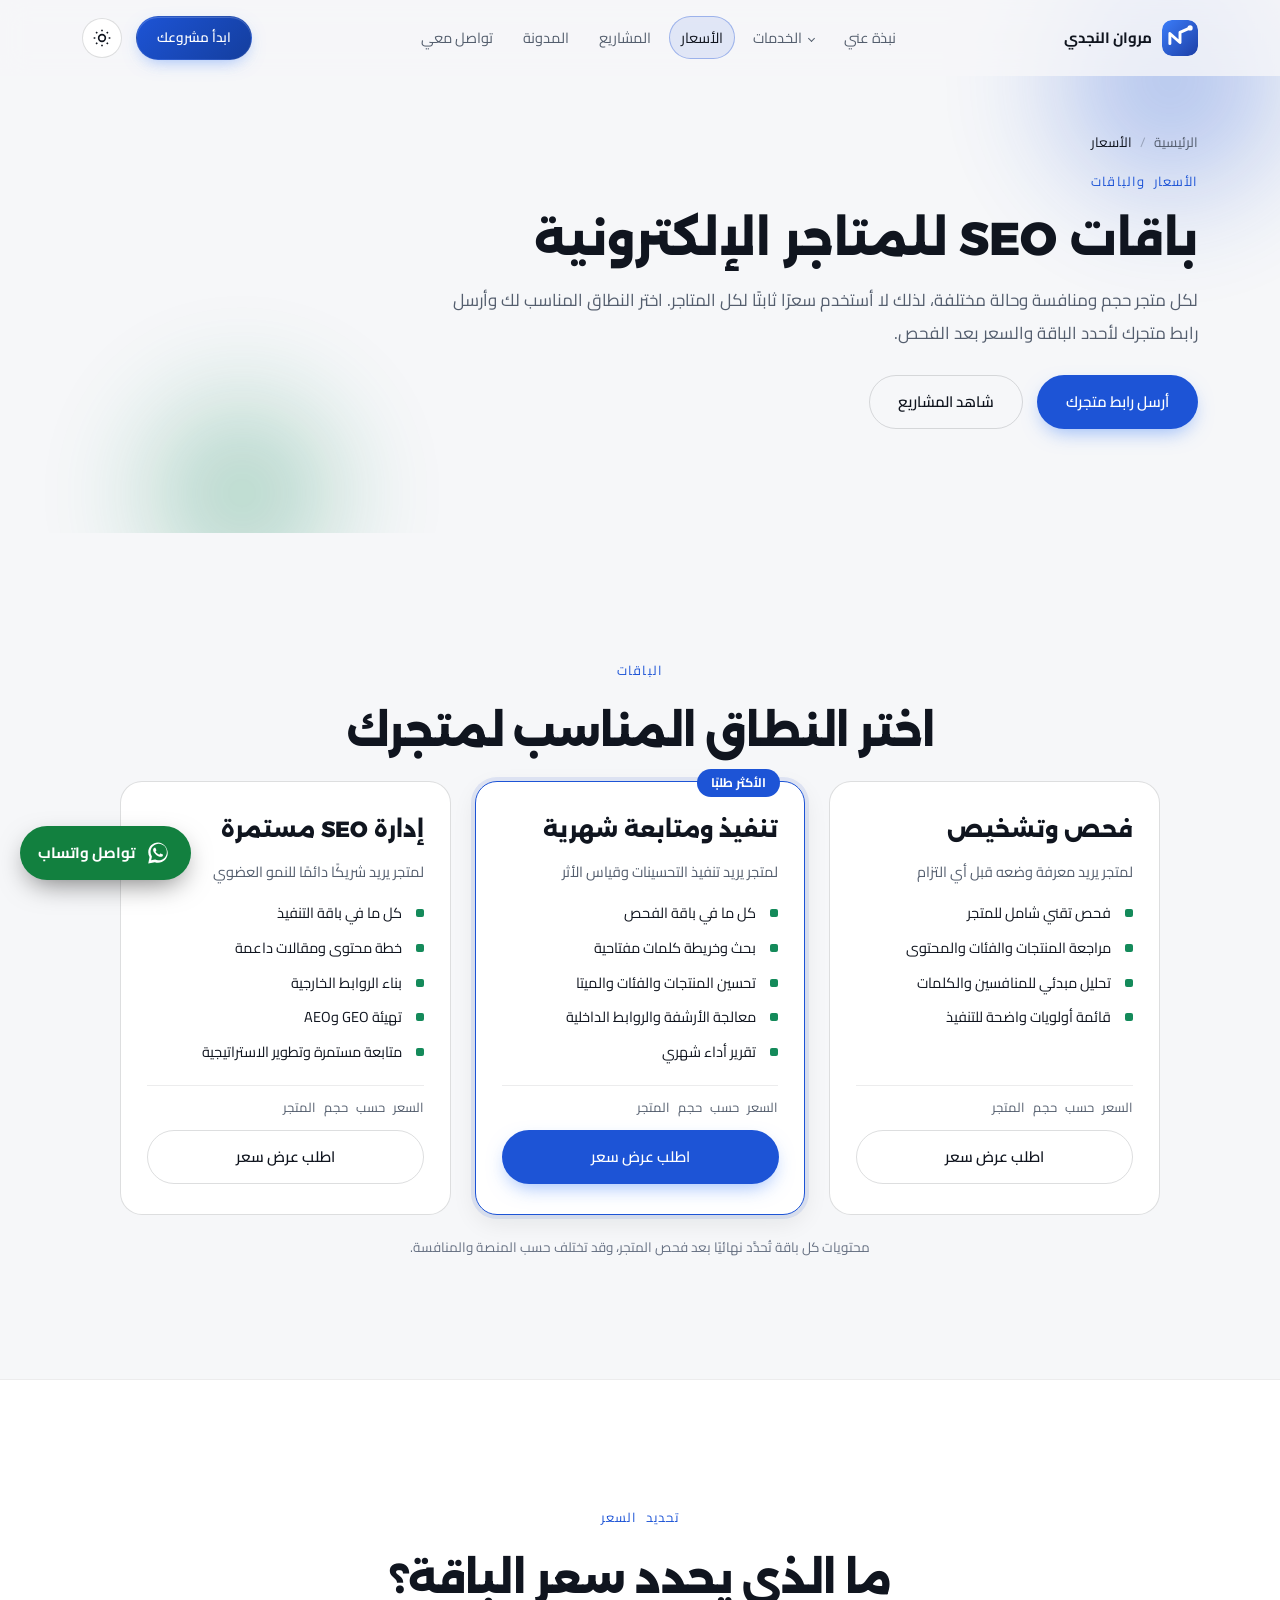
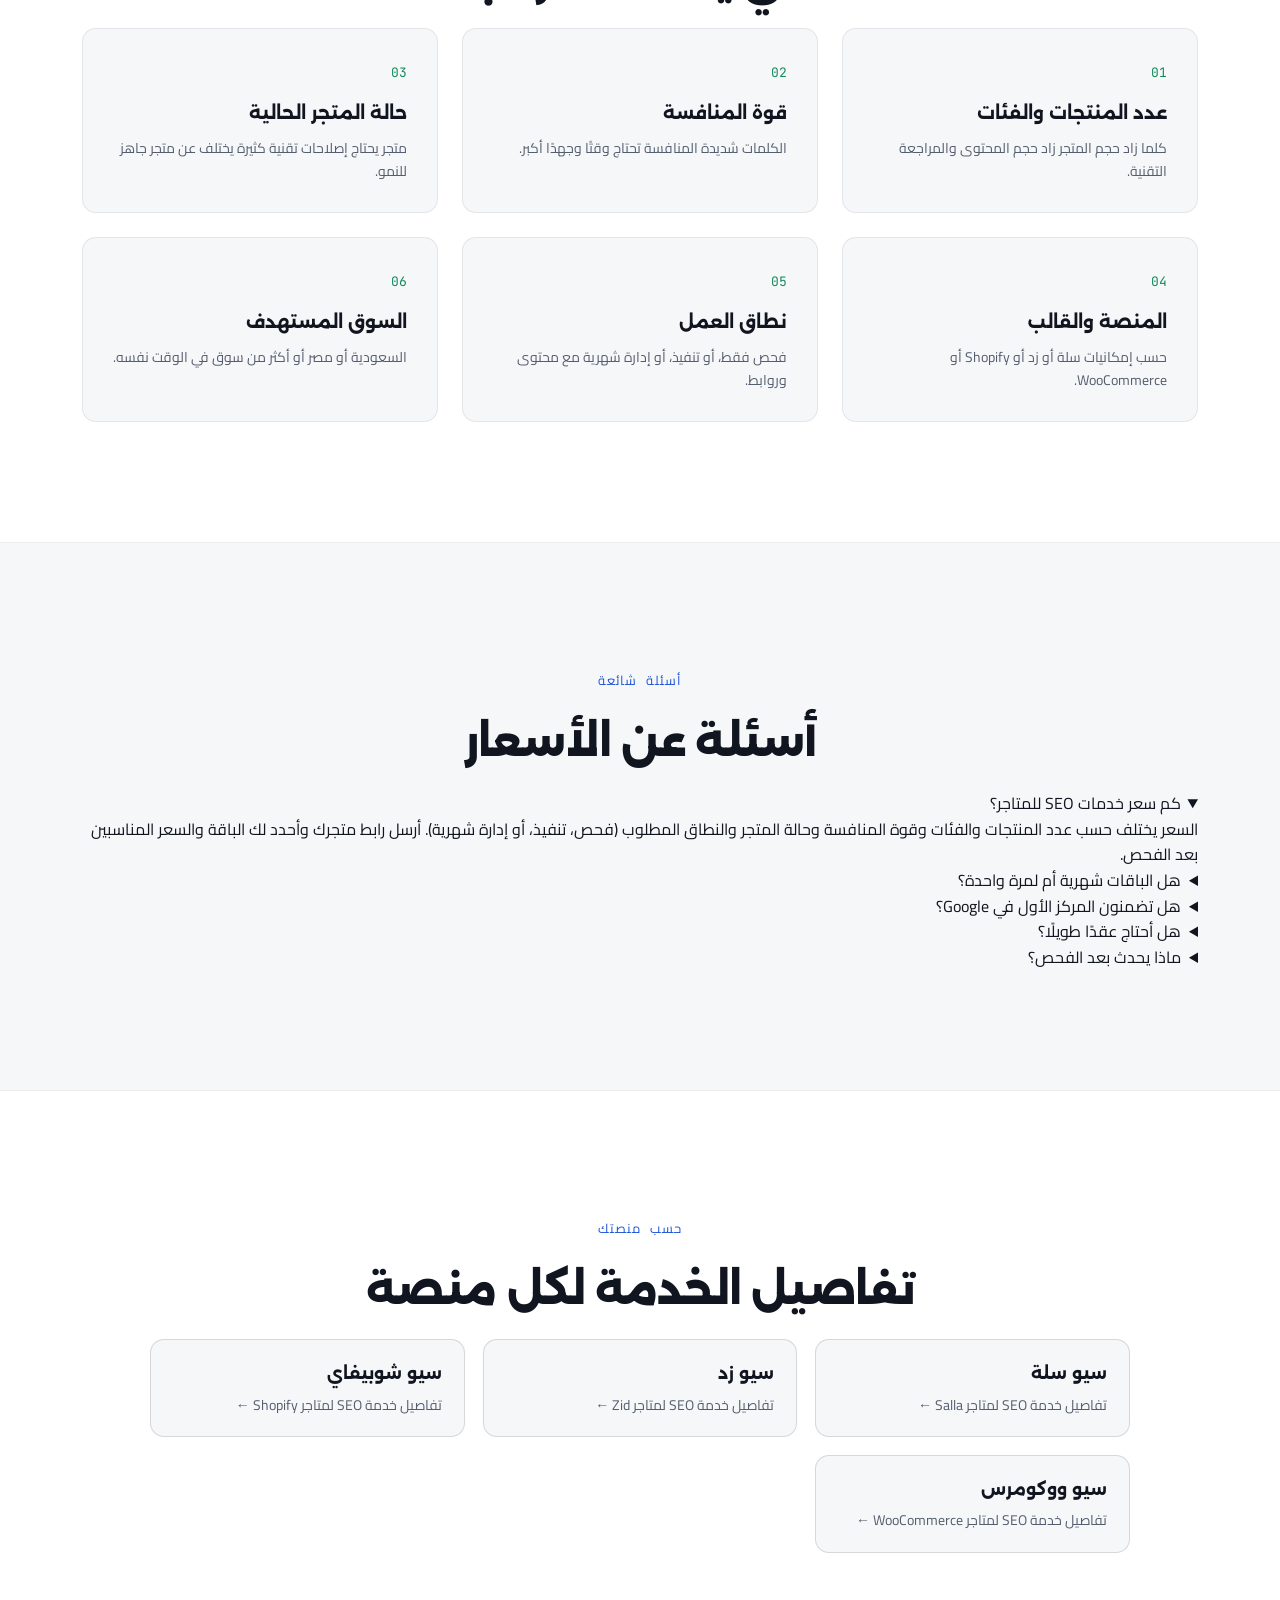
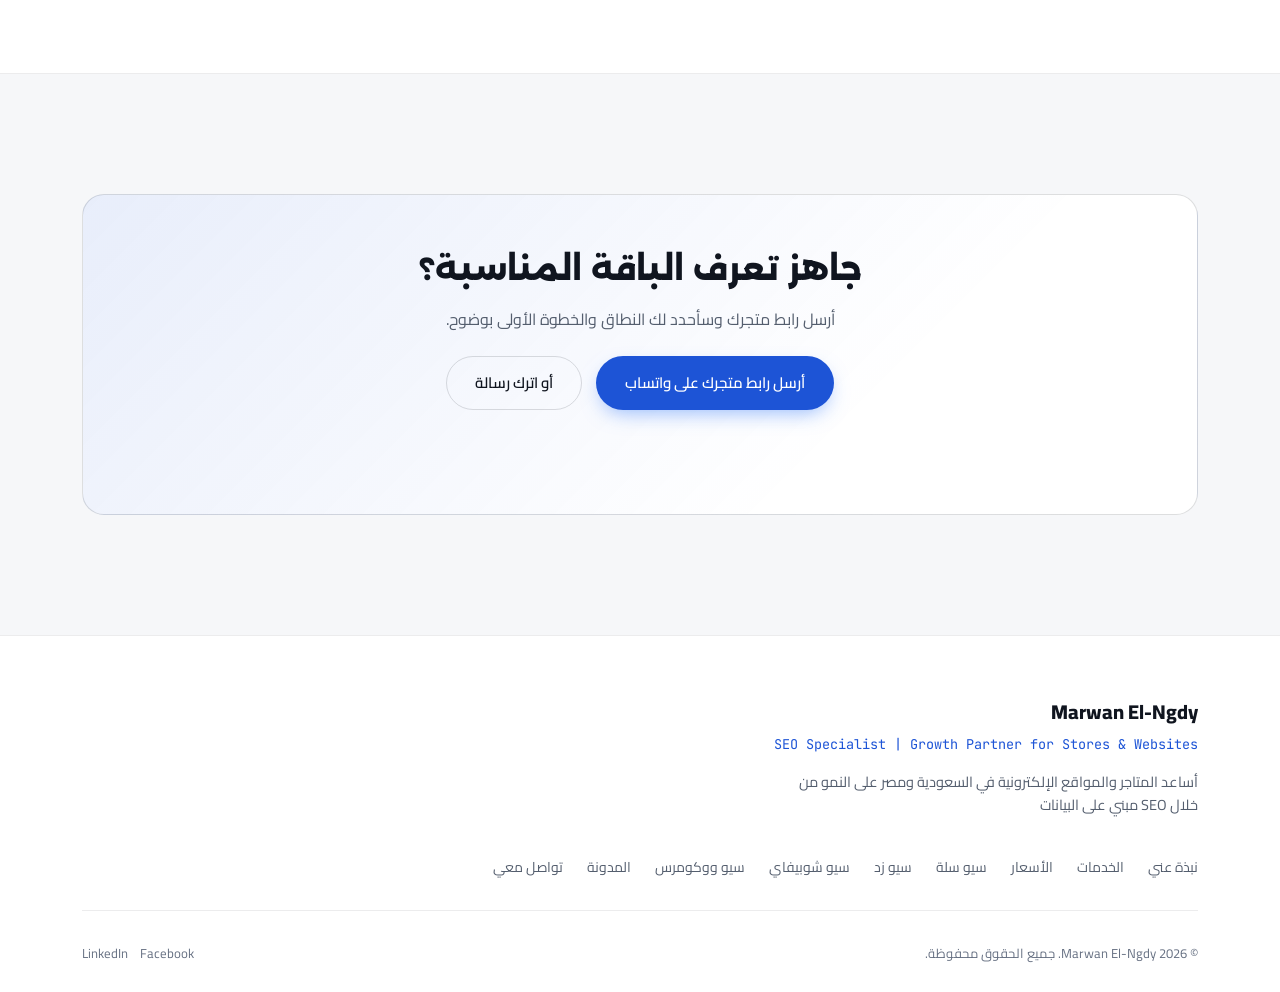
<file: pricing.html>
<!DOCTYPE html>
<html lang="ar" dir="rtl" data-theme="dark">
<head>
<meta charset="UTF-8">
<meta name="viewport" content="width=device-width,initial-scale=1,viewport-fit=cover">
<meta name="theme-color" content="#0f172a" media="(prefers-color-scheme: dark)">
<meta name="theme-color" content="#ffffff" media="(prefers-color-scheme: light)">
<script>(function(){try{var t=localStorage.getItem('marwan-portfolio-theme');if(t!=='light'&&t!=='dark'){t=(window.matchMedia&&window.matchMedia('(prefers-color-scheme: light)').matches)?'light':'dark';}document.documentElement.setAttribute('data-theme',t);}catch(e){}})();</script>
<link rel="icon" type="image/svg+xml" href="favicon.svg">
<title>أسعار وباقات خدمات SEO للمتاجر – مروان النجدي</title>
<meta name="description" content="باقات SEO للمتاجر الإلكترونية: فحص وتشخيص، تنفيذ ومتابعة شهرية، وإدارة مستمرة. تعرّف على ما تشمله كل باقة وكيف يتحدد السعر.">
<meta name="robots" content="index, follow, max-image-preview:large">
<link rel="canonical" href="https://marwanelngdy55-ctrl.github.io/marwan-portofolio/pricing.html">
<link rel="alternate" hreflang="ar" href="https://marwanelngdy55-ctrl.github.io/marwan-portofolio/pricing.html">
<link rel="alternate" hreflang="x-default" href="https://marwanelngdy55-ctrl.github.io/marwan-portofolio/pricing.html">
<meta property="og:type" content="website"><meta property="og:site_name" content="مروان النجدي"><meta property="og:locale" content="ar_SA"><meta property="og:title" content="أسعار وباقات خدمات SEO للمتاجر – مروان النجدي"><meta property="og:description" content="باقات SEO للمتاجر الإلكترونية: فحص وتشخيص، تنفيذ ومتابعة شهرية، وإدارة مستمرة. تعرّف على ما تشمله كل باقة وكيف يتحدد السعر."><meta property="og:url" content="https://marwanelngdy55-ctrl.github.io/marwan-portofolio/pricing.html"><meta property="og:image" content="https://marwanelngdy55-ctrl.github.io/marwan-portofolio/assets/marwan.webp"><meta property="og:image:width" content="900"><meta property="og:image:height" content="900"><meta property="og:image:alt" content="مروان النجدي - متخصص SEO للمتاجر الإلكترونية">
<meta name="twitter:card" content="summary_large_image"><meta name="twitter:title" content="أسعار وباقات خدمات SEO للمتاجر – مروان النجدي"><meta name="twitter:description" content="باقات SEO للمتاجر الإلكترونية: فحص وتشخيص، تنفيذ ومتابعة شهرية، وإدارة مستمرة. تعرّف على ما تشمله كل باقة وكيف يتحدد السعر."><meta name="twitter:image" content="https://marwanelngdy55-ctrl.github.io/marwan-portofolio/assets/marwan.webp">
<link rel="preconnect" href="https://fonts.googleapis.com"><link rel="preconnect" href="https://fonts.gstatic.com" crossorigin>
<link rel="preload" as="style" href="https://fonts.googleapis.com/css2?family=Alexandria:wght@600;700;800&family=Cairo:wght@400;600;700&family=JetBrains+Mono:wght@400&display=swap" onload="this.onload=null;this.rel='stylesheet'">
<noscript><link rel="stylesheet" href="https://fonts.googleapis.com/css2?family=Alexandria:wght@600;700;800&family=Cairo:wght@400;600;700&family=JetBrains+Mono:wght@400&display=swap"></noscript>
<link rel="stylesheet" href="style.css"><link rel="stylesheet" href="motion.css">
<script type="application/ld+json">{"@context":"https://schema.org","@type":"BreadcrumbList","itemListElement":[{"@type":"ListItem","position":1,"name":"الرئيسية","item":"https://marwanelngdy55-ctrl.github.io/marwan-portofolio/index.html"},{"@type":"ListItem","position":2,"name":"الأسعار","item":"https://marwanelngdy55-ctrl.github.io/marwan-portofolio/pricing.html"}]}</script>
<script type="application/ld+json">{"@context":"https://schema.org","@type":"WebPage","name":"أسعار وباقات خدمات SEO للمتاجر – مروان النجدي","description":"باقات SEO للمتاجر الإلكترونية: فحص وتشخيص، تنفيذ ومتابعة شهرية، وإدارة مستمرة. تعرّف على ما تشمله كل باقة وكيف يتحدد السعر.","url":"https://marwanelngdy55-ctrl.github.io/marwan-portofolio/pricing.html","about":{"@type":"Service","name":"SEO للمتاجر الإلكترونية","provider":{"@type":"Person","@id":"https://marwanelngdy55-ctrl.github.io/marwan-portofolio/#person","name":"Marwan El-Ngdy"}}}</script>
<script type="application/ld+json">{"@context":"https://schema.org","@type":"FAQPage","mainEntity":[{"@type":"Question","name":"كم سعر خدمات SEO للمتاجر؟","acceptedAnswer":{"@type":"Answer","text":"السعر يختلف حسب عدد المنتجات والفئات وقوة المنافسة وحالة المتجر والنطاق المطلوب (فحص، تنفيذ، أو إدارة شهرية). أرسل رابط متجرك وأحدد لك الباقة والسعر المناسبين بعد الفحص."}},{"@type":"Question","name":"هل الباقات شهرية أم لمرة واحدة؟","acceptedAnswer":{"@type":"Answer","text":"الفحص والتشخيص يكون غالبًا لمرة واحدة، أما التنفيذ والمتابعة وإدارة SEO فتعمل بنظام شهري لأن نتائج SEO تبنى بالاستمرار."}},{"@type":"Question","name":"هل تضمنون المركز الأول في Google؟","acceptedAnswer":{"@type":"Answer","text":"لا. لا يمكن ضمان مركز محدد لأن الترتيب يعتمد على عوامل كثيرة. أقدم خطة مبنية على البيانات وتقارير واضحة ومتابعة مستمرة."}},{"@type":"Question","name":"هل أحتاج عقدًا طويلًا؟","acceptedAnswer":{"@type":"Answer","text":"يتم الاتفاق على المدة حسب كل مشروع، وأفضّل البدء بفترة كافية لتنفيذ الأولويات وقياس الأثر."}},{"@type":"Question","name":"ماذا يحدث بعد الفحص؟","acceptedAnswer":{"@type":"Answer","text":"تحصل على قائمة بالمشاكل والفرص مرتبة بالأولوية، وتقرر هل تنفذها بنفسك أو أنفذها معك ضمن باقة تنفيذ."}}]}</script>
</head>
<body>
<div class="scroll-progress" id="scroll-progress"></div>
<nav class="nav" id="nav"><div class="nav__inner"><a href="index.html" class="nav__brand" aria-label="مروان النجدي - الرئيسية"><img src="logo-mark-blue.svg" alt="مروان النجدي" class="nav__brand-mark" width="32" height="32" decoding="async"><span class="nav__brand-text">مروان النجدي</span></a><ul class="nav__links"><li><a class="nav__link" href="index.html#about">نبذة عني</a></li><li class="nav__item nav__item--dropdown"><a class="nav__link" href="index.html#services" aria-haspopup="true">الخدمات</a><ul class="nav__dropdown"><li><a href="index.html#services">كل الخدمات</a></li><li><a href="salla-seo.html">سيو سلة</a></li><li><a href="shopify-seo.html">سيو شوبيفاي</a></li><li><a href="zid-seo.html">سيو زد</a></li><li><a href="woocommerce-seo.html">سيو ووكومرس</a></li></ul></li><li><a class="nav__link is-active" href="pricing.html">الأسعار</a></li><li><a class="nav__link" href="index.html#projects">المشاريع</a></li><li><a class="nav__link" href="blog.html">المدونة</a></li><li><a class="nav__link" href="index.html#contact">تواصل معي</a></li></ul><div class="nav__actions"><a href="index.html#contact" class="btn btn--primary btn--sm">ابدأ مشروعك</a><button class="theme-toggle" id="theme-toggle" aria-label="تبديل الوضع الليلي/النهاري"><svg class="icon icon--sun" viewBox="0 0 24 24" fill="none" stroke="currentColor" stroke-width="2"><circle cx="12" cy="12" r="4"/><path d="M12 2v2M12 20v2M4.9 4.9l1.4 1.4M17.7 17.7l1.4 1.4M2 12h2M20 12h2M4.9 19.1l1.4-1.4M17.7 6.3l1.4-1.4"/></svg><svg class="icon icon--moon" viewBox="0 0 24 24" fill="none" stroke="currentColor" stroke-width="2"><path d="M21 12.8A9 9 0 1 1 11.2 3 7 7 0 0 0 21 12.8z"/></svg></button><button class="nav__burger" id="nav-burger" aria-label="فتح القائمة" aria-expanded="false"><span></span><span></span><span></span></button></div></div></nav><main><header class="page-hero"><div class="page-hero__inner"><nav class="breadcrumbs" aria-label="مسار التنقل"><a href="index.html">الرئيسية</a><span class="breadcrumbs__sep">/</span><span aria-current="page">الأسعار</span></nav><span class="section__eyebrow">الأسعار والباقات</span><h1 class="page-hero__title">باقات SEO للمتاجر الإلكترونية</h1><p class="page-hero__lead">لكل متجر حجم ومنافسة وحالة مختلفة، لذلك لا أستخدم سعرًا ثابتًا لكل المتاجر. اختر النطاق المناسب لك وأرسل رابط متجرك لأحدد الباقة والسعر بعد الفحص.</p><div class="hero__cta"><a class="btn btn--primary btn--glow" href="https://wa.me/201010988730?text=%D8%A7%D9%84%D8%B3%D9%84%D8%A7%D9%85%20%D8%B9%D9%84%D9%8A%D9%83%D9%85%20%D9%8A%D8%A7%20%D9%85%D8%B1%D9%88%D8%A7%D9%86%D8%8C%20%D8%A3%D8%B1%D9%8A%D8%AF%20%D9%85%D8%B9%D8%B1%D9%81%D8%A9%20%D8%A7%D9%84%D8%A8%D8%A7%D9%82%D8%A9%20%D8%A7%D9%84%D9%85%D9%86%D8%A7%D8%B3%D8%A8%D8%A9%20%D9%84%D9%85%D8%AA%D8%AC%D8%B1%D9%8A.%20%D8%B1%D8%A7%D8%A8%D8%B7%20%D8%A7%D9%84%D9%85%D8%AA%D8%AC%D8%B1%3A%20" target="_blank" rel="noopener">أرسل رابط متجرك</a><a class="btn btn--ghost" href="index.html#projects">شاهد المشاريع</a></div></div></header>
<section class="section"><div class="section__inner"><span class="section__eyebrow center">الباقات</span><h2 class="section__title center">اختر النطاق المناسب لمتجرك</h2><div class="pricing-grid"><div class="price-card"><h3 class="price-card__title">فحص وتشخيص</h3><p class="price-card__sub">لمتجر يريد معرفة وضعه قبل أي التزام</p><ul class="price-card__list"><li>فحص تقني شامل للمتجر</li><li>مراجعة المنتجات والفئات والمحتوى</li><li>تحليل مبدئي للمنافسين والكلمات</li><li>قائمة أولويات واضحة للتنفيذ</li></ul><p class="price-card__price">السعر حسب حجم المتجر</p><a class="btn btn--ghost" href="https://wa.me/201010988730?text=%D8%A7%D9%84%D8%B3%D9%84%D8%A7%D9%85%20%D8%B9%D9%84%D9%8A%D9%83%D9%85%20%D9%8A%D8%A7%20%D9%85%D8%B1%D9%88%D8%A7%D9%86%D8%8C%20%D8%A3%D8%B1%D9%8A%D8%AF%20%D9%85%D8%B9%D8%B1%D9%81%D8%A9%20%D8%B3%D8%B9%D8%B1%20%D8%A8%D8%A7%D9%82%D8%A9%20%D9%81%D8%AD%D8%B5%20%D9%88%D8%AA%D8%B4%D8%AE%D9%8A%D8%B5.%20%D8%B1%D8%A7%D8%A8%D8%B7%20%D8%A7%D9%84%D9%85%D8%AA%D8%AC%D8%B1%3A%20" target="_blank" rel="noopener">اطلب عرض سعر</a></div><div class="price-card price-card--featured"><span class="price-card__badge">الأكثر طلبًا</span><h3 class="price-card__title">تنفيذ ومتابعة شهرية</h3><p class="price-card__sub">لمتجر يريد تنفيذ التحسينات وقياس الأثر</p><ul class="price-card__list"><li>كل ما في باقة الفحص</li><li>بحث وخريطة كلمات مفتاحية</li><li>تحسين المنتجات والفئات والميتا</li><li>معالجة الأرشفة والروابط الداخلية</li><li>تقرير أداء شهري</li></ul><p class="price-card__price">السعر حسب حجم المتجر</p><a class="btn btn--primary" href="https://wa.me/201010988730?text=%D8%A7%D9%84%D8%B3%D9%84%D8%A7%D9%85%20%D8%B9%D9%84%D9%8A%D9%83%D9%85%20%D9%8A%D8%A7%20%D9%85%D8%B1%D9%88%D8%A7%D9%86%D8%8C%20%D8%A3%D8%B1%D9%8A%D8%AF%20%D9%85%D8%B9%D8%B1%D9%81%D8%A9%20%D8%B3%D8%B9%D8%B1%20%D8%A8%D8%A7%D9%82%D8%A9%20%D8%AA%D9%86%D9%81%D9%8A%D8%B0%20%D9%88%D9%85%D8%AA%D8%A7%D8%A8%D8%B9%D8%A9%20%D8%B4%D9%87%D8%B1%D9%8A%D8%A9.%20%D8%B1%D8%A7%D8%A8%D8%B7%20%D8%A7%D9%84%D9%85%D8%AA%D8%AC%D8%B1%3A%20" target="_blank" rel="noopener">اطلب عرض سعر</a></div><div class="price-card"><h3 class="price-card__title">إدارة SEO مستمرة</h3><p class="price-card__sub">لمتجر يريد شريكًا دائمًا للنمو العضوي</p><ul class="price-card__list"><li>كل ما في باقة التنفيذ</li><li>خطة محتوى ومقالات داعمة</li><li>بناء الروابط الخارجية</li><li>تهيئة GEO وAEO</li><li>متابعة مستمرة وتطوير الاستراتيجية</li></ul><p class="price-card__price">السعر حسب حجم المتجر</p><a class="btn btn--ghost" href="https://wa.me/201010988730?text=%D8%A7%D9%84%D8%B3%D9%84%D8%A7%D9%85%20%D8%B9%D9%84%D9%8A%D9%83%D9%85%20%D9%8A%D8%A7%20%D9%85%D8%B1%D9%88%D8%A7%D9%86%D8%8C%20%D8%A3%D8%B1%D9%8A%D8%AF%20%D9%85%D8%B9%D8%B1%D9%81%D8%A9%20%D8%B3%D8%B9%D8%B1%20%D8%A8%D8%A7%D9%82%D8%A9%20%D8%A5%D8%AF%D8%A7%D8%B1%D8%A9%20SEO%20%D9%85%D8%B3%D8%AA%D9%85%D8%B1%D8%A9.%20%D8%B1%D8%A7%D8%A8%D8%B7%20%D8%A7%D9%84%D9%85%D8%AA%D8%AC%D8%B1%3A%20" target="_blank" rel="noopener">اطلب عرض سعر</a></div></div><p class="pricing-note">محتويات كل باقة تُحدَّد نهائيًا بعد فحص المتجر، وقد تختلف حسب المنصة والمنافسة.</p></div></section>
<section class="section section--alt"><div class="section__inner"><span class="section__eyebrow center">تحديد السعر</span><h2 class="section__title center">ما الذي يحدد سعر الباقة؟</h2><div class="services-grid"><div class="service-card"><span class="service-card__num">01</span><h3 class="service-card__title">عدد المنتجات والفئات</h3><p class="service-card__desc">كلما زاد حجم المتجر زاد حجم المحتوى والمراجعة التقنية.</p></div><div class="service-card"><span class="service-card__num">02</span><h3 class="service-card__title">قوة المنافسة</h3><p class="service-card__desc">الكلمات شديدة المنافسة تحتاج وقتًا وجهدًا أكبر.</p></div><div class="service-card"><span class="service-card__num">03</span><h3 class="service-card__title">حالة المتجر الحالية</h3><p class="service-card__desc">متجر يحتاج إصلاحات تقنية كثيرة يختلف عن متجر جاهز للنمو.</p></div><div class="service-card"><span class="service-card__num">04</span><h3 class="service-card__title">المنصة والقالب</h3><p class="service-card__desc">حسب إمكانيات سلة أو زد أو Shopify أو WooCommerce.</p></div><div class="service-card"><span class="service-card__num">05</span><h3 class="service-card__title">نطاق العمل</h3><p class="service-card__desc">فحص فقط، أو تنفيذ، أو إدارة شهرية مع محتوى وروابط.</p></div><div class="service-card"><span class="service-card__num">06</span><h3 class="service-card__title">السوق المستهدف</h3><p class="service-card__desc">السعودية أو مصر أو أكثر من سوق في الوقت نفسه.</p></div></div></div></section>
<section class="section" id="faq"><div class="section__inner"><span class="section__eyebrow center">أسئلة شائعة</span><h2 class="section__title center">أسئلة عن الأسعار</h2><div class="faq-list"><details class="faq-item" open><summary class="faq-item__q">كم سعر خدمات SEO للمتاجر؟</summary><p class="faq-item__a">السعر يختلف حسب عدد المنتجات والفئات وقوة المنافسة وحالة المتجر والنطاق المطلوب (فحص، تنفيذ، أو إدارة شهرية). أرسل رابط متجرك وأحدد لك الباقة والسعر المناسبين بعد الفحص.</p></details><details class="faq-item"><summary class="faq-item__q">هل الباقات شهرية أم لمرة واحدة؟</summary><p class="faq-item__a">الفحص والتشخيص يكون غالبًا لمرة واحدة، أما التنفيذ والمتابعة وإدارة SEO فتعمل بنظام شهري لأن نتائج SEO تبنى بالاستمرار.</p></details><details class="faq-item"><summary class="faq-item__q">هل تضمنون المركز الأول في Google؟</summary><p class="faq-item__a">لا. لا يمكن ضمان مركز محدد لأن الترتيب يعتمد على عوامل كثيرة. أقدم خطة مبنية على البيانات وتقارير واضحة ومتابعة مستمرة.</p></details><details class="faq-item"><summary class="faq-item__q">هل أحتاج عقدًا طويلًا؟</summary><p class="faq-item__a">يتم الاتفاق على المدة حسب كل مشروع، وأفضّل البدء بفترة كافية لتنفيذ الأولويات وقياس الأثر.</p></details><details class="faq-item"><summary class="faq-item__q">ماذا يحدث بعد الفحص؟</summary><p class="faq-item__a">تحصل على قائمة بالمشاكل والفرص مرتبة بالأولوية، وتقرر هل تنفذها بنفسك أو أنفذها معك ضمن باقة تنفيذ.</p></details></div></div></section>
<section class="section section--alt"><div class="section__inner"><span class="section__eyebrow center">حسب منصتك</span><h2 class="section__title center">تفاصيل الخدمة لكل منصة</h2><div class="link-cards"><a class="link-card" href="salla-seo.html"><strong>سيو سلة</strong><span>تفاصيل خدمة SEO لمتاجر Salla ←</span></a><a class="link-card" href="zid-seo.html"><strong>سيو زد</strong><span>تفاصيل خدمة SEO لمتاجر Zid ←</span></a><a class="link-card" href="shopify-seo.html"><strong>سيو شوبيفاي</strong><span>تفاصيل خدمة SEO لمتاجر Shopify ←</span></a><a class="link-card" href="woocommerce-seo.html"><strong>سيو ووكومرس</strong><span>تفاصيل خدمة SEO لمتاجر WooCommerce ←</span></a></div></div></section>
<section class="section"><div class="section__inner"><div class="cta-band"><h2 class="cta-band__title">جاهز تعرف الباقة المناسبة؟</h2><p class="cta-band__text">أرسل رابط متجرك وسأحدد لك النطاق والخطوة الأولى بوضوح.</p><div class="hero__cta"><a class="btn btn--primary btn--glow" href="https://wa.me/201010988730?text=%D8%A7%D9%84%D8%B3%D9%84%D8%A7%D9%85%20%D8%B9%D9%84%D9%8A%D9%83%D9%85%20%D9%8A%D8%A7%20%D9%85%D8%B1%D9%88%D8%A7%D9%86%D8%8C%20%D8%A3%D8%B1%D9%8A%D8%AF%20%D9%85%D8%B9%D8%B1%D9%81%D8%A9%20%D8%A7%D9%84%D8%A8%D8%A7%D9%82%D8%A9%20%D8%A7%D9%84%D9%85%D9%86%D8%A7%D8%B3%D8%A8%D8%A9%20%D9%84%D9%85%D8%AA%D8%AC%D8%B1%D9%8A.%20%D8%B1%D8%A7%D8%A8%D8%B7%20%D8%A7%D9%84%D9%85%D8%AA%D8%AC%D8%B1%3A%20" target="_blank" rel="noopener">أرسل رابط متجرك على واتساب</a><a class="btn btn--ghost" href="index.html#contact">أو اترك رسالة</a></div></div></div></section>
</main>
<footer class="footer"><div class="footer__inner"><div class="footer__brand"><span class="footer__name">Marwan El-Ngdy</span><span class="footer__title">SEO Specialist | Growth Partner for Stores &amp; Websites</span><p class="footer__statement">أساعد المتاجر والمواقع الإلكترونية في السعودية ومصر على النمو من خلال SEO مبني على البيانات</p></div><div class="footer__links"><a href="index.html#about">نبذة عني</a><a href="index.html#services">الخدمات</a><a href="pricing.html">الأسعار</a><a href="salla-seo.html">سيو سلة</a><a href="zid-seo.html">سيو زد</a><a href="shopify-seo.html">سيو شوبيفاي</a><a href="woocommerce-seo.html">سيو ووكومرس</a><a href="blog.html">المدونة</a><a href="index.html#contact">تواصل معي</a></div><div class="footer__meta"><span>© <span id="year"></span> Marwan El-Ngdy. جميع الحقوق محفوظة.</span><div style="display:flex;gap:12px"><a href="https://www.facebook.com/marwan.elngdy.308" target="_blank" rel="noopener">Facebook</a><a href="https://www.linkedin.com/in/marwan-elngdy/" target="_blank" rel="noopener">LinkedIn</a></div></div></div></footer><a class="wa-float" href="https://wa.me/201010988730?text=%D8%A7%D9%84%D8%B3%D9%84%D8%A7%D9%85%20%D8%B9%D9%84%D9%8A%D9%83%D9%85%20%D9%8A%D8%A7%20%D9%85%D8%B1%D9%88%D8%A7%D9%86%D8%8C%20%D8%A3%D8%B1%D9%8A%D8%AF%20%D9%85%D8%B9%D8%B1%D9%81%D8%A9%20%D8%A7%D9%84%D8%A8%D8%A7%D9%82%D8%A9%20%D8%A7%D9%84%D9%85%D9%86%D8%A7%D8%B3%D8%A8%D8%A9%20%D9%84%D9%85%D8%AA%D8%AC%D8%B1%D9%8A.%20%D8%B1%D8%A7%D8%A8%D8%B7%20%D8%A7%D9%84%D9%85%D8%AA%D8%AC%D8%B1%3A%20" target="_blank" rel="noopener" aria-label="تواصل معي عبر واتساب"><svg viewBox="0 0 32 32" width="26" height="26" aria-hidden="true" fill="currentColor"><path d="M16.04 3C9.4 3 4 8.38 4 15.02c0 2.12.55 4.19 1.6 6.01L4 29l8.12-1.57a12.03 12.03 0 0 0 3.92.65C22.68 28.08 28 22.7 28 16.06 28 9.4 22.68 3 16.04 3zm0 22.04c-1.2 0-2.38-.32-3.4-.93l-.25-.15-4.82.93.95-4.7-.17-.27a9.97 9.97 0 0 1-1.5-5.3c0-5.5 4.5-9.98 10.03-9.98 5.52 0 10 4.47 10 9.98 0 5.52-4.48 10.42-10.04 10.42zm5.5-7.5c-.3-.15-1.78-.88-2.06-.98-.27-.1-.47-.15-.67.15-.2.3-.77.98-.95 1.18-.17.2-.35.22-.65.07-.3-.15-1.27-.47-2.4-1.5-.9-.8-1.5-1.78-1.67-2.08-.17-.3-.02-.46.13-.6.13-.14.3-.35.45-.52.15-.18.2-.3.3-.5.1-.2.05-.37-.02-.52-.08-.15-.67-1.62-.92-2.22-.24-.58-.49-.5-.67-.5h-.57c-.2 0-.52.07-.8.37-.27.3-1.04 1.02-1.04 2.48 0 1.46 1.07 2.88 1.22 3.08.15.2 2.1 3.2 5.08 4.5.7.3 1.26.5 1.7.62.72.23 1.37.2 1.88.12.57-.08 1.78-.73 2.03-1.43.25-.7.25-1.3.17-1.43-.07-.12-.27-.2-.57-.35z"/></svg><span>تواصل واتساب</span></a>
<script src="script.js"></script><script defer src="motion.js"></script>
<script>(function(){var l=0,ev=['scroll','pointerdown','keydown','touchstart'];function go(){if(l)return;l=1;ev.forEach(function(e){removeEventListener(e,go)});window.dataLayer=window.dataLayer||[];window.gtag=function(){dataLayer.push(arguments)};gtag('js',new Date());gtag('config','G-4TF4FLN5Q1');dataLayer.push({'gtm.start':Date.now(),event:'gtm.js'});['https://www.googletagmanager.com/gtm.js?id=GTM-KWVVZ4HT','https://www.googletagmanager.com/gtag/js?id=G-4TF4FLN5Q1'].forEach(function(u){var s=document.createElement('script');s.async=1;s.src=u;document.head.appendChild(s)})}ev.forEach(function(e){addEventListener(e,go,{passive:true,once:true})});addEventListener('load',function(){setTimeout(go,4000)})})();</script>
</body>
</html>
</file>
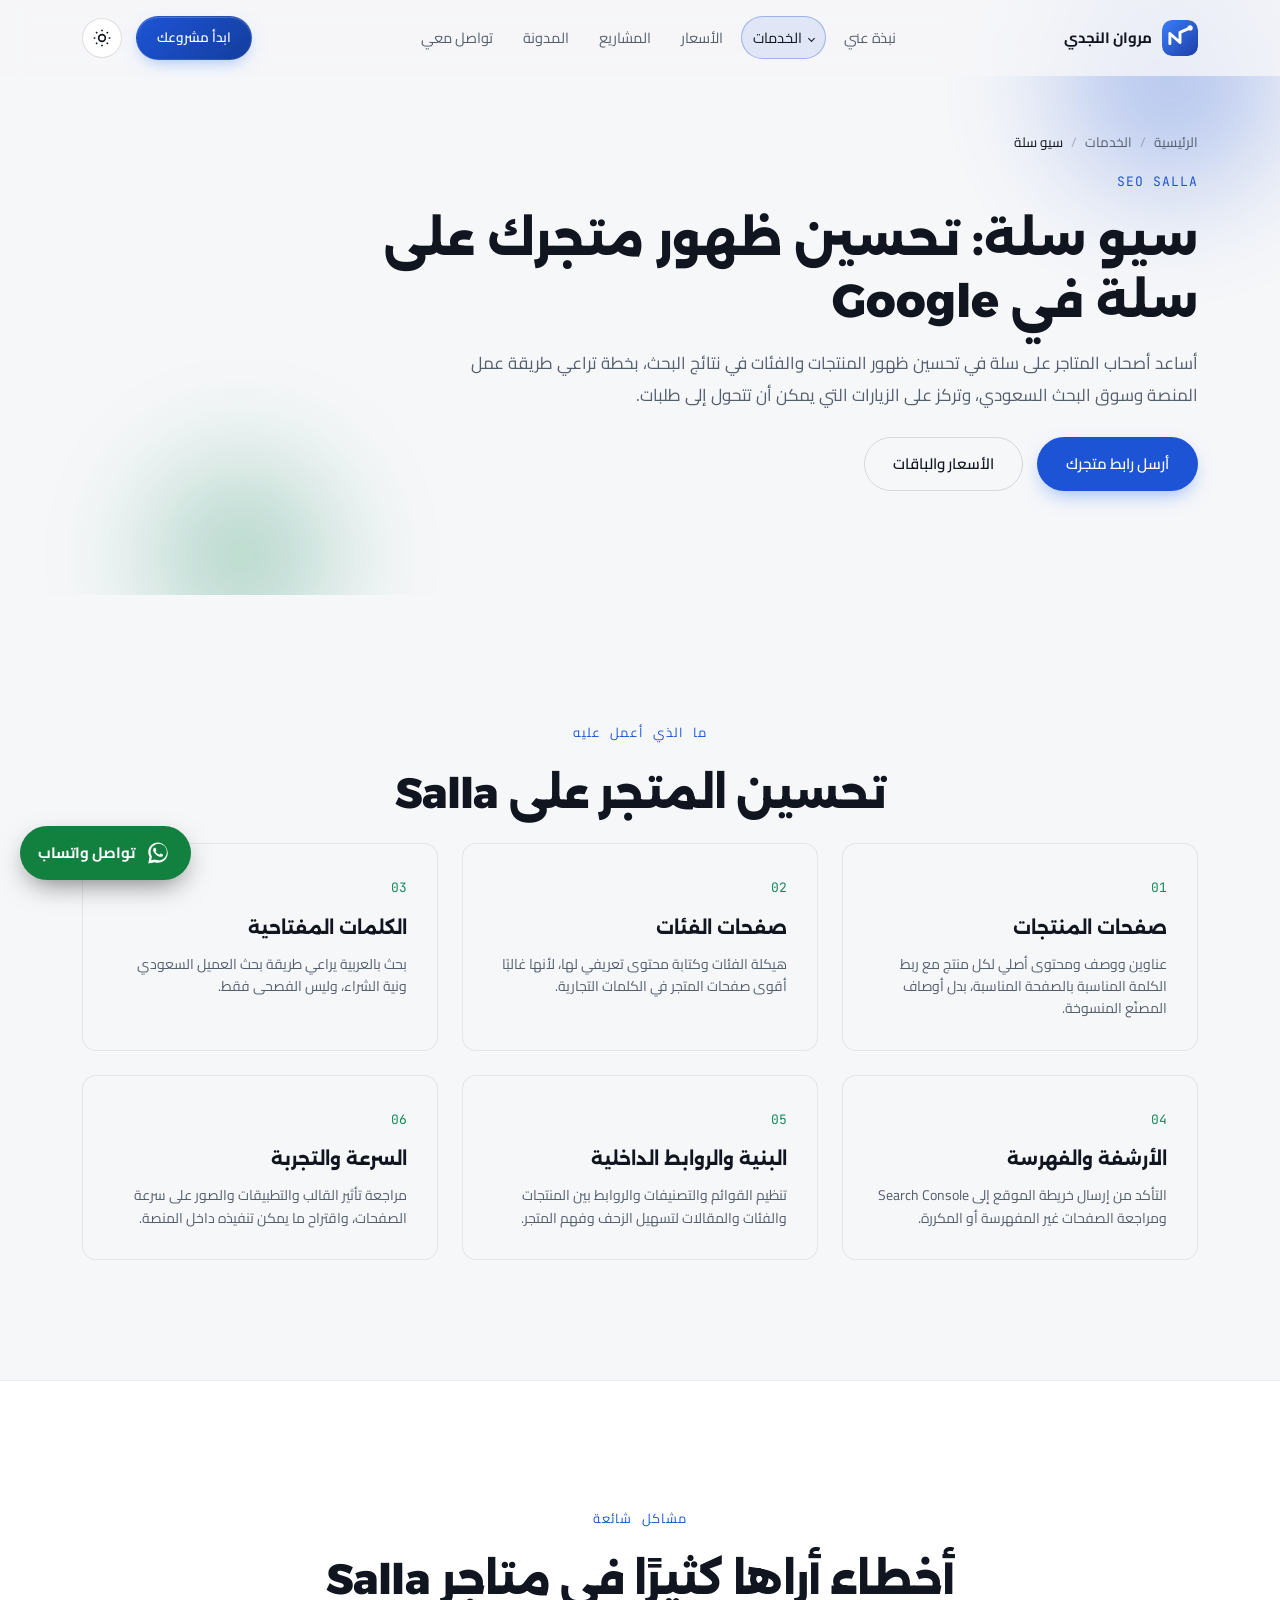
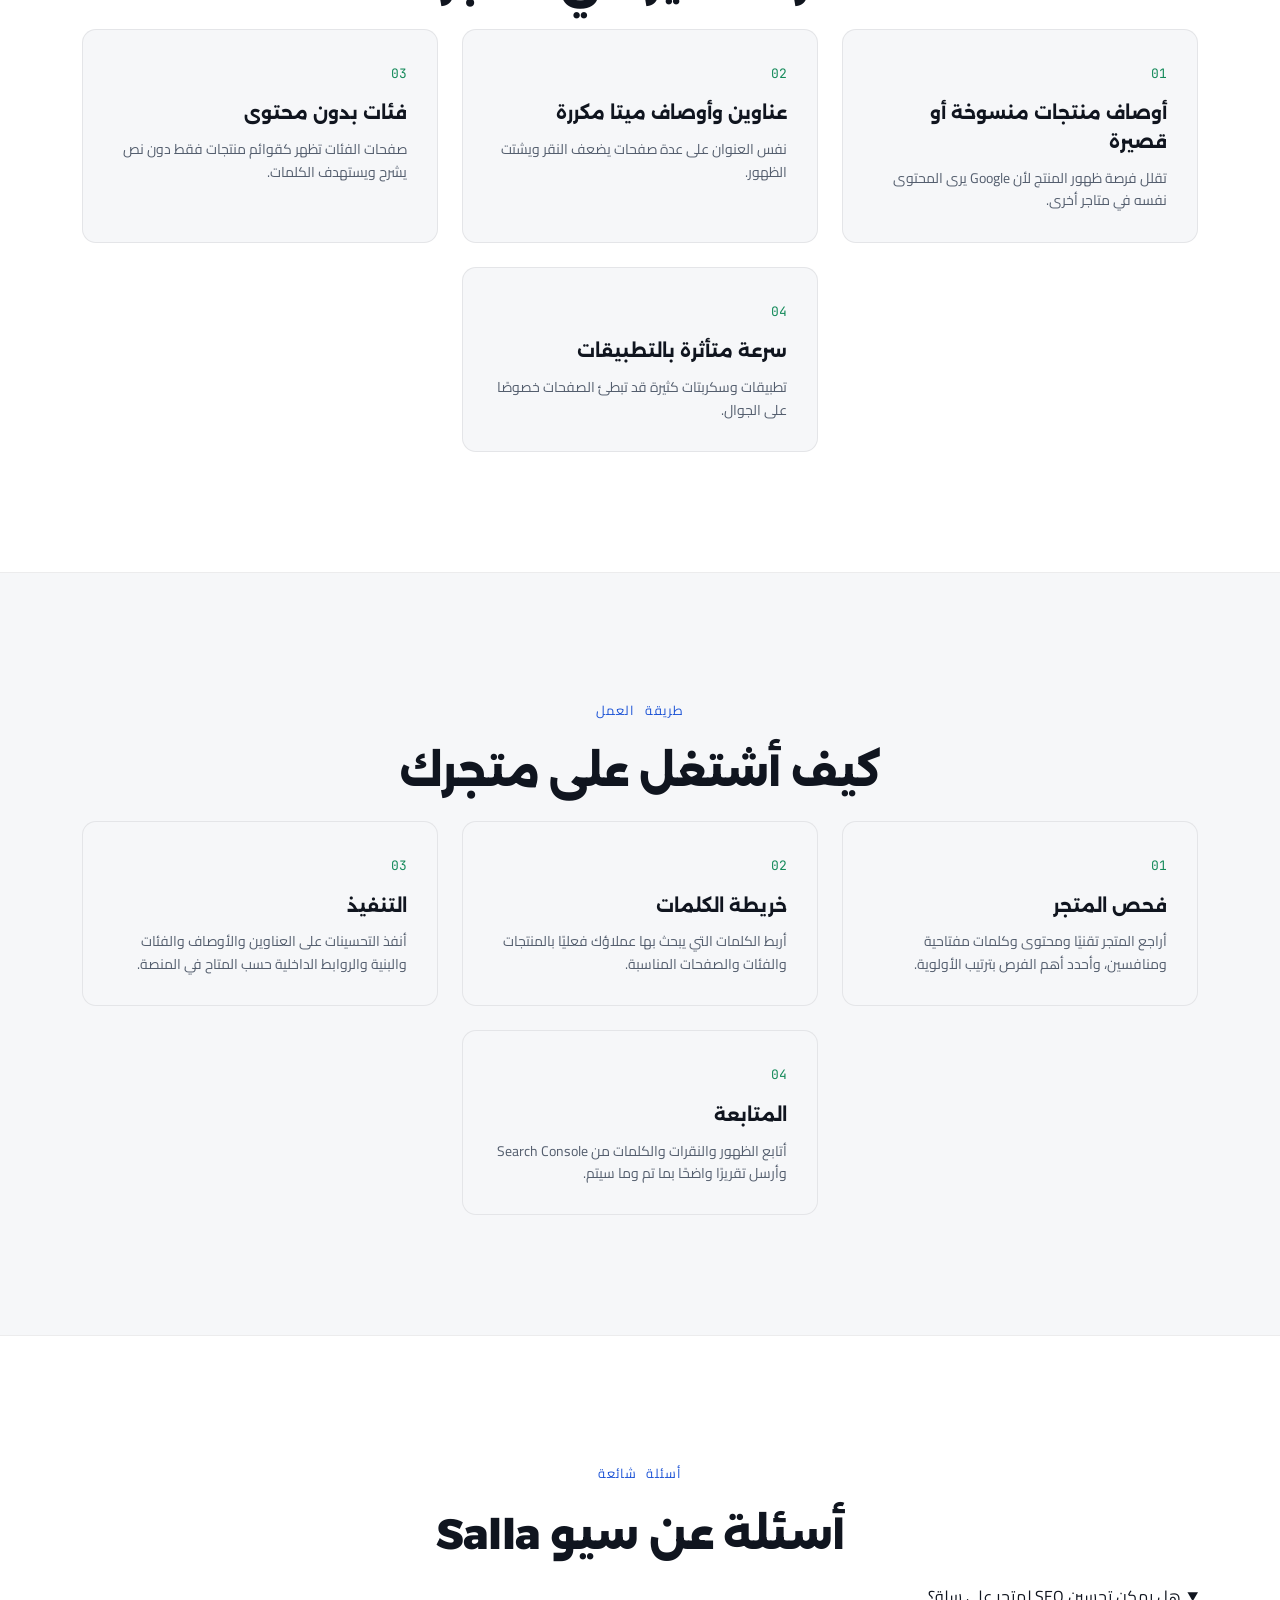
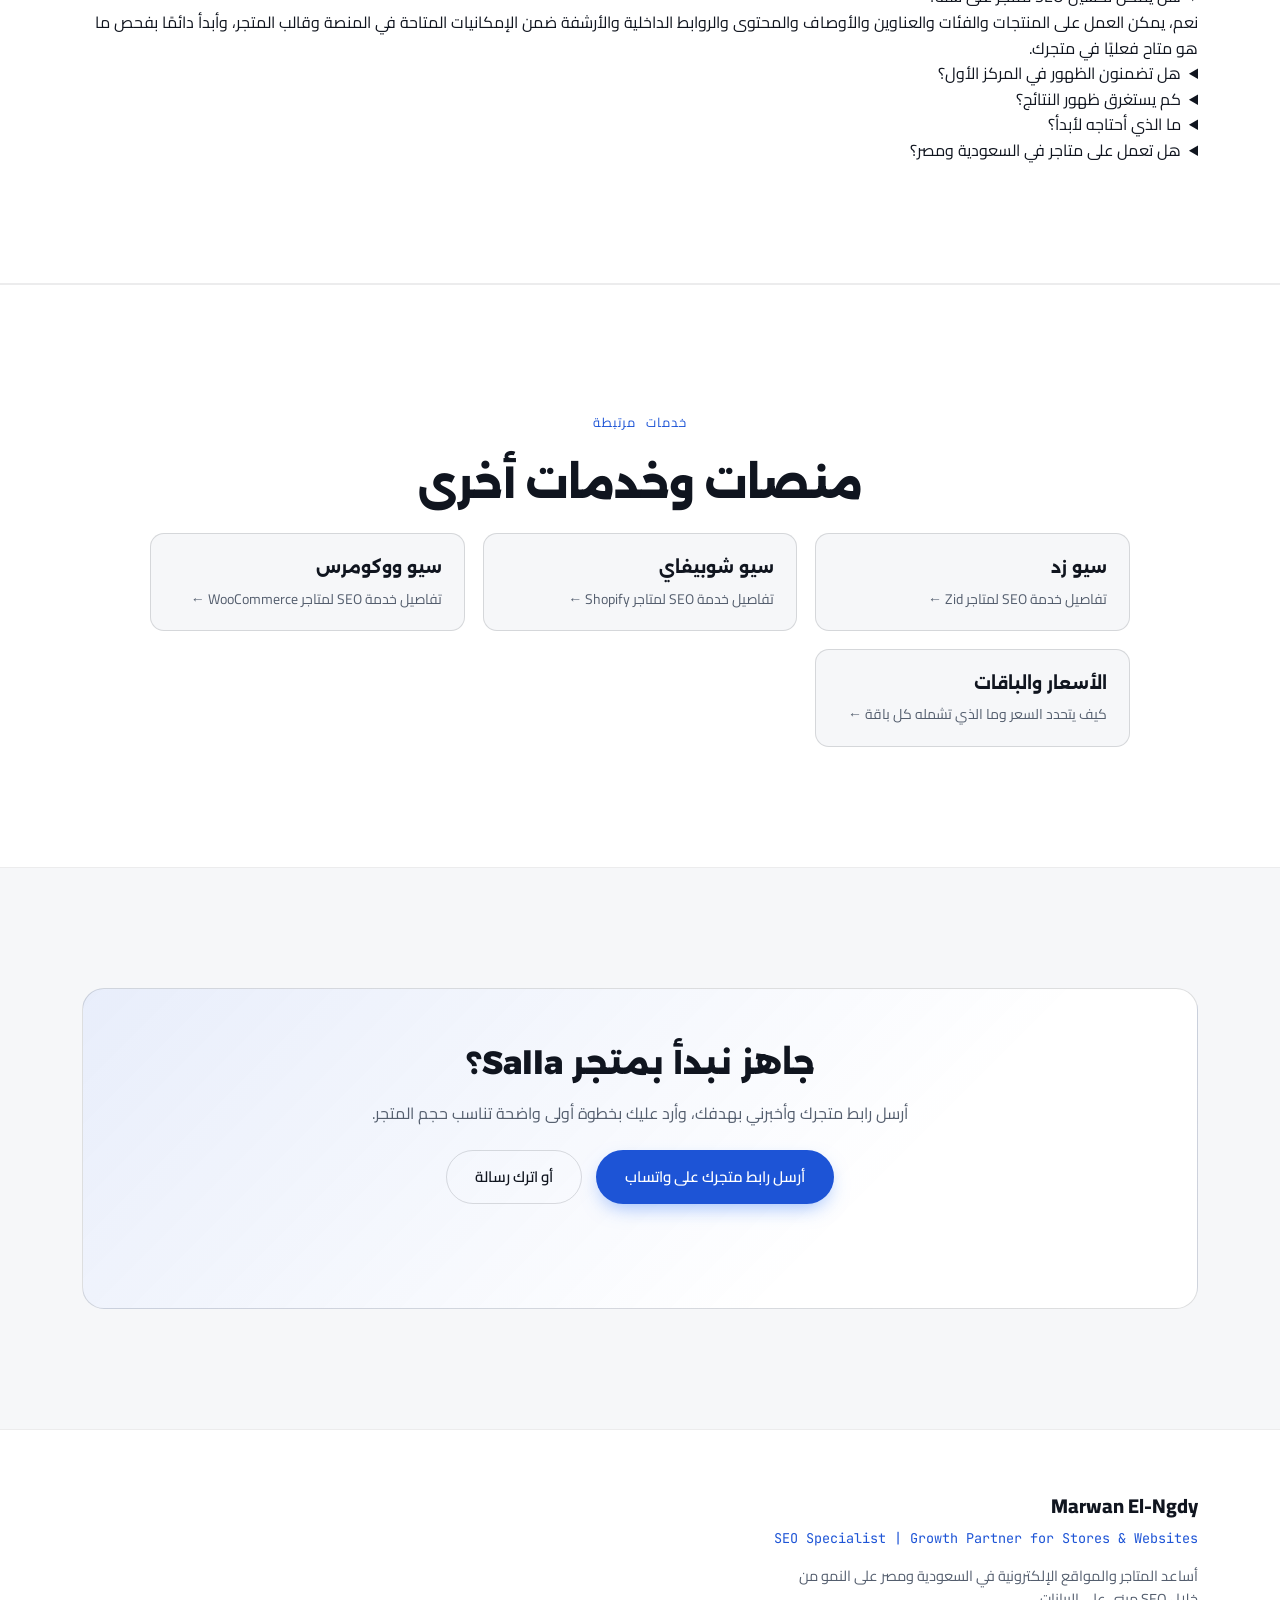
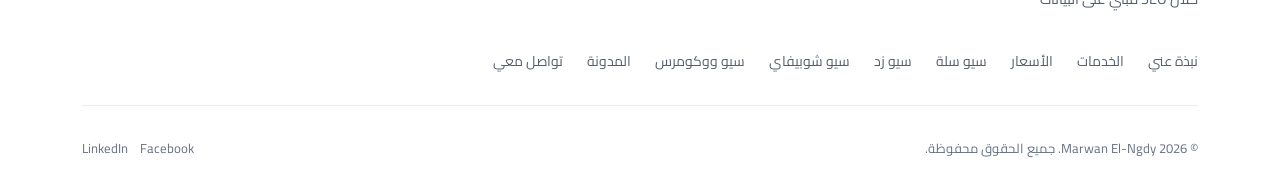
<file: salla-seo.html>
<!DOCTYPE html>
<html lang="ar" dir="rtl" data-theme="dark">
<head>
<meta charset="UTF-8">
<meta name="viewport" content="width=device-width,initial-scale=1,viewport-fit=cover">
<meta name="theme-color" content="#0f172a" media="(prefers-color-scheme: dark)">
<meta name="theme-color" content="#ffffff" media="(prefers-color-scheme: light)">
<script>(function(){try{var t=localStorage.getItem('marwan-portfolio-theme');if(t!=='light'&&t!=='dark'){t=(window.matchMedia&&window.matchMedia('(prefers-color-scheme: light)').matches)?'light':'dark';}document.documentElement.setAttribute('data-theme',t);}catch(e){}})();</script>
<link rel="icon" type="image/svg+xml" href="favicon.svg">
<title>سيو سلة | تحسين محركات البحث لمتاجر سلة – مروان النجدي</title>
<meta name="description" content="خدمة سيو لمتاجر سلة: تحسين المنتجات والفئات والعناوين والأرشفة لزيادة الظهور في Google في السعودية. ابدأ بإرسال رابط متجرك.">
<meta name="robots" content="index, follow, max-image-preview:large">
<link rel="canonical" href="https://marwanelngdy55-ctrl.github.io/marwan-portofolio/salla-seo.html">
<link rel="alternate" hreflang="ar" href="https://marwanelngdy55-ctrl.github.io/marwan-portofolio/salla-seo.html">
<link rel="alternate" hreflang="x-default" href="https://marwanelngdy55-ctrl.github.io/marwan-portofolio/salla-seo.html">
<meta property="og:type" content="website"><meta property="og:site_name" content="مروان النجدي"><meta property="og:locale" content="ar_SA"><meta property="og:title" content="سيو سلة | تحسين محركات البحث لمتاجر سلة – مروان النجدي"><meta property="og:description" content="خدمة سيو لمتاجر سلة: تحسين المنتجات والفئات والعناوين والأرشفة لزيادة الظهور في Google في السعودية. ابدأ بإرسال رابط متجرك."><meta property="og:url" content="https://marwanelngdy55-ctrl.github.io/marwan-portofolio/salla-seo.html"><meta property="og:image" content="https://marwanelngdy55-ctrl.github.io/marwan-portofolio/assets/marwan.webp"><meta property="og:image:width" content="900"><meta property="og:image:height" content="900"><meta property="og:image:alt" content="مروان النجدي - متخصص SEO للمتاجر الإلكترونية">
<meta name="twitter:card" content="summary_large_image"><meta name="twitter:title" content="سيو سلة | تحسين محركات البحث لمتاجر سلة – مروان النجدي"><meta name="twitter:description" content="خدمة سيو لمتاجر سلة: تحسين المنتجات والفئات والعناوين والأرشفة لزيادة الظهور في Google في السعودية. ابدأ بإرسال رابط متجرك."><meta name="twitter:image" content="https://marwanelngdy55-ctrl.github.io/marwan-portofolio/assets/marwan.webp">
<link rel="preconnect" href="https://fonts.googleapis.com"><link rel="preconnect" href="https://fonts.gstatic.com" crossorigin>
<link rel="preload" as="style" href="https://fonts.googleapis.com/css2?family=Alexandria:wght@600;700;800&family=Cairo:wght@400;600;700&family=JetBrains+Mono:wght@400&display=swap" onload="this.onload=null;this.rel='stylesheet'">
<noscript><link rel="stylesheet" href="https://fonts.googleapis.com/css2?family=Alexandria:wght@600;700;800&family=Cairo:wght@400;600;700&family=JetBrains+Mono:wght@400&display=swap"></noscript>
<link rel="stylesheet" href="style.css"><link rel="stylesheet" href="motion.css">
<script type="application/ld+json">{"@context":"https://schema.org","@type":"BreadcrumbList","itemListElement":[{"@type":"ListItem","position":1,"name":"الرئيسية","item":"https://marwanelngdy55-ctrl.github.io/marwan-portofolio/index.html"},{"@type":"ListItem","position":2,"name":"الخدمات","item":"https://marwanelngdy55-ctrl.github.io/marwan-portofolio/index.html#services"},{"@type":"ListItem","position":3,"name":"سيو سلة","item":"https://marwanelngdy55-ctrl.github.io/marwan-portofolio/salla-seo.html"}]}</script>
<script type="application/ld+json">{"@context":"https://schema.org","@type":"Service","name":"سيو سلة","description":"خدمة سيو لمتاجر سلة: تحسين المنتجات والفئات والعناوين والأرشفة لزيادة الظهور في Google في السعودية. ابدأ بإرسال رابط متجرك.","serviceType":"Ecommerce SEO","url":"https://marwanelngdy55-ctrl.github.io/marwan-portofolio/salla-seo.html","areaServed":["SA","EG"],"provider":{"@type":"Person","@id":"https://marwanelngdy55-ctrl.github.io/marwan-portofolio/#person","name":"Marwan El-Ngdy","url":"https://marwanelngdy55-ctrl.github.io/marwan-portofolio/"}}</script>
<script type="application/ld+json">{"@context":"https://schema.org","@type":"FAQPage","mainEntity":[{"@type":"Question","name":"هل يمكن تحسين SEO لمتجر على سلة؟","acceptedAnswer":{"@type":"Answer","text":"نعم، يمكن العمل على المنتجات والفئات والعناوين والأوصاف والمحتوى والروابط الداخلية والأرشفة ضمن الإمكانيات المتاحة في المنصة وقالب المتجر، وأبدأ دائمًا بفحص ما هو متاح فعليًا في متجرك."}},{"@type":"Question","name":"هل تضمنون الظهور في المركز الأول؟","acceptedAnswer":{"@type":"Answer","text":"لا يمكن ضمان مركز معين في Google لأن الترتيب يعتمد على عوامل كثيرة والمنافسة تتغير. ما أقدمه هو خطة مبنية على البيانات ومتابعة مستمرة وتقارير واضحة."}},{"@type":"Question","name":"كم يستغرق ظهور النتائج؟","acceptedAnswer":{"@type":"Answer","text":"يختلف حسب المنافسة وحالة المتجر وحجم العمل، وعادةً يحتاج SEO إلى تنفيذ مستمر وقياس قبل ظهور نتائج مستقرة."}},{"@type":"Question","name":"ما الذي أحتاجه لأبدأ؟","acceptedAnswer":{"@type":"Answer","text":"رابط المتجر فقط، وإن أمكن صلاحية القراءة على Google Search Console وGoogle Analytics لتحليل أدق."}},{"@type":"Question","name":"هل تعمل على متاجر في السعودية ومصر؟","acceptedAnswer":{"@type":"Answer","text":"نعم، أعمل مع متاجر تستهدف السوق السعودي والمصري، وأبني الكلمات المفتاحية حسب لهجة وسلوك بحث كل سوق."}}]}</script>
</head>
<body>
<div class="scroll-progress" id="scroll-progress"></div>
<nav class="nav" id="nav"><div class="nav__inner"><a href="index.html" class="nav__brand" aria-label="مروان النجدي - الرئيسية"><img src="logo-mark-blue.svg" alt="مروان النجدي" class="nav__brand-mark" width="32" height="32" decoding="async"><span class="nav__brand-text">مروان النجدي</span></a><ul class="nav__links"><li><a class="nav__link" href="index.html#about">نبذة عني</a></li><li class="nav__item nav__item--dropdown"><a class="nav__link is-active" href="index.html#services" aria-haspopup="true">الخدمات</a><ul class="nav__dropdown"><li><a href="index.html#services">كل الخدمات</a></li><li><a class="is-active" href="salla-seo.html">سيو سلة</a></li><li><a href="shopify-seo.html">سيو شوبيفاي</a></li><li><a href="zid-seo.html">سيو زد</a></li><li><a href="woocommerce-seo.html">سيو ووكومرس</a></li></ul></li><li><a class="nav__link" href="pricing.html">الأسعار</a></li><li><a class="nav__link" href="index.html#projects">المشاريع</a></li><li><a class="nav__link" href="blog.html">المدونة</a></li><li><a class="nav__link" href="index.html#contact">تواصل معي</a></li></ul><div class="nav__actions"><a href="index.html#contact" class="btn btn--primary btn--sm">ابدأ مشروعك</a><button class="theme-toggle" id="theme-toggle" aria-label="تبديل الوضع الليلي/النهاري"><svg class="icon icon--sun" viewBox="0 0 24 24" fill="none" stroke="currentColor" stroke-width="2"><circle cx="12" cy="12" r="4"/><path d="M12 2v2M12 20v2M4.9 4.9l1.4 1.4M17.7 17.7l1.4 1.4M2 12h2M20 12h2M4.9 19.1l1.4-1.4M17.7 6.3l1.4-1.4"/></svg><svg class="icon icon--moon" viewBox="0 0 24 24" fill="none" stroke="currentColor" stroke-width="2"><path d="M21 12.8A9 9 0 1 1 11.2 3 7 7 0 0 0 21 12.8z"/></svg></button><button class="nav__burger" id="nav-burger" aria-label="فتح القائمة" aria-expanded="false"><span></span><span></span><span></span></button></div></div></nav><main><header class="page-hero"><div class="page-hero__inner"><nav class="breadcrumbs" aria-label="مسار التنقل"><a href="index.html">الرئيسية</a><span class="breadcrumbs__sep">/</span><a href="index.html#services">الخدمات</a><span class="breadcrumbs__sep">/</span><span aria-current="page">سيو سلة</span></nav><span class="section__eyebrow">SEO Salla</span><h1 class="page-hero__title">سيو سلة: تحسين ظهور متجرك على سلة في Google</h1><p class="page-hero__lead">أساعد أصحاب المتاجر على سلة في تحسين ظهور المنتجات والفئات في نتائج البحث، بخطة تراعي طريقة عمل المنصة وسوق البحث السعودي، وتركز على الزيارات التي يمكن أن تتحول إلى طلبات.</p><div class="hero__cta"><a class="btn btn--primary btn--glow" href="https://wa.me/201010988730?text=%D8%A7%D9%84%D8%B3%D9%84%D8%A7%D9%85%20%D8%B9%D9%84%D9%8A%D9%83%D9%85%20%D9%8A%D8%A7%20%D9%85%D8%B1%D9%88%D8%A7%D9%86%D8%8C%20%D8%B9%D9%86%D8%AF%D9%8A%20%D9%85%D8%AA%D8%AC%D8%B1%20%D8%B9%D9%84%D9%89%20%D8%B3%D9%84%D8%A9%20%D9%88%D8%A3%D8%B1%D9%8A%D8%AF%20%D8%AA%D8%AD%D8%B3%D9%8A%D9%86%20SEO.%20%D8%B1%D8%A7%D8%A8%D8%B7%20%D8%A7%D9%84%D9%85%D8%AA%D8%AC%D8%B1%3A%20" target="_blank" rel="noopener">أرسل رابط متجرك</a><a class="btn btn--ghost" href="pricing.html">الأسعار والباقات</a></div></div></header>
<section class="section"><div class="section__inner"><span class="section__eyebrow center">ما الذي أعمل عليه</span><h2 class="section__title center">تحسين المتجر على Salla</h2><div class="services-grid"><div class="service-card"><span class="service-card__num">01</span><h3 class="service-card__title">صفحات المنتجات</h3><p class="service-card__desc">عناوين ووصف ومحتوى أصلي لكل منتج مع ربط الكلمة المناسبة بالصفحة المناسبة، بدل أوصاف المصنّع المنسوخة.</p></div><div class="service-card"><span class="service-card__num">02</span><h3 class="service-card__title">صفحات الفئات</h3><p class="service-card__desc">هيكلة الفئات وكتابة محتوى تعريفي لها، لأنها غالبًا أقوى صفحات المتجر في الكلمات التجارية.</p></div><div class="service-card"><span class="service-card__num">03</span><h3 class="service-card__title">الكلمات المفتاحية</h3><p class="service-card__desc">بحث بالعربية يراعي طريقة بحث العميل السعودي ونية الشراء، وليس الفصحى فقط.</p></div><div class="service-card"><span class="service-card__num">04</span><h3 class="service-card__title">الأرشفة والفهرسة</h3><p class="service-card__desc">التأكد من إرسال خريطة الموقع إلى Search Console ومراجعة الصفحات غير المفهرسة أو المكررة.</p></div><div class="service-card"><span class="service-card__num">05</span><h3 class="service-card__title">البنية والروابط الداخلية</h3><p class="service-card__desc">تنظيم القوائم والتصنيفات والروابط بين المنتجات والفئات والمقالات لتسهيل الزحف وفهم المتجر.</p></div><div class="service-card"><span class="service-card__num">06</span><h3 class="service-card__title">السرعة والتجربة</h3><p class="service-card__desc">مراجعة تأثير القالب والتطبيقات والصور على سرعة الصفحات، واقتراح ما يمكن تنفيذه داخل المنصة.</p></div></div></div></section>
<section class="section section--alt"><div class="section__inner"><span class="section__eyebrow center">مشاكل شائعة</span><h2 class="section__title center">أخطاء أراها كثيرًا في متاجر Salla</h2><div class="services-grid"><div class="service-card"><span class="service-card__num">01</span><h3 class="service-card__title">أوصاف منتجات منسوخة أو قصيرة</h3><p class="service-card__desc">تقلل فرصة ظهور المنتج لأن Google يرى المحتوى نفسه في متاجر أخرى.</p></div><div class="service-card"><span class="service-card__num">02</span><h3 class="service-card__title">عناوين وأوصاف ميتا مكررة</h3><p class="service-card__desc">نفس العنوان على عدة صفحات يضعف النقر ويشتت الظهور.</p></div><div class="service-card"><span class="service-card__num">03</span><h3 class="service-card__title">فئات بدون محتوى</h3><p class="service-card__desc">صفحات الفئات تظهر كقوائم منتجات فقط دون نص يشرح ويستهدف الكلمات.</p></div><div class="service-card"><span class="service-card__num">04</span><h3 class="service-card__title">سرعة متأثرة بالتطبيقات</h3><p class="service-card__desc">تطبيقات وسكربتات كثيرة قد تبطئ الصفحات خصوصًا على الجوال.</p></div></div></div></section>
<section class="section"><div class="section__inner"><span class="section__eyebrow center">طريقة العمل</span><h2 class="section__title center">كيف أشتغل على متجرك</h2><div class="services-grid"><div class="service-card"><span class="service-card__num">01</span><h3 class="service-card__title">فحص المتجر</h3><p class="service-card__desc">أراجع المتجر تقنيًا ومحتوى وكلمات مفتاحية ومنافسين، وأحدد أهم الفرص بترتيب الأولوية.</p></div><div class="service-card"><span class="service-card__num">02</span><h3 class="service-card__title">خريطة الكلمات</h3><p class="service-card__desc">أربط الكلمات التي يبحث بها عملاؤك فعليًا بالمنتجات والفئات والصفحات المناسبة.</p></div><div class="service-card"><span class="service-card__num">03</span><h3 class="service-card__title">التنفيذ</h3><p class="service-card__desc">أنفذ التحسينات على العناوين والأوصاف والفئات والبنية والروابط الداخلية حسب المتاح في المنصة.</p></div><div class="service-card"><span class="service-card__num">04</span><h3 class="service-card__title">المتابعة</h3><p class="service-card__desc">أتابع الظهور والنقرات والكلمات من Search Console وأرسل تقريرًا واضحًا بما تم وما سيتم.</p></div></div></div></section>
<section class="section section--alt" id="faq"><div class="section__inner"><span class="section__eyebrow center">أسئلة شائعة</span><h2 class="section__title center">أسئلة عن سيو Salla</h2><div class="faq-list"><details class="faq-item" open><summary class="faq-item__q">هل يمكن تحسين SEO لمتجر على سلة؟</summary><p class="faq-item__a">نعم، يمكن العمل على المنتجات والفئات والعناوين والأوصاف والمحتوى والروابط الداخلية والأرشفة ضمن الإمكانيات المتاحة في المنصة وقالب المتجر، وأبدأ دائمًا بفحص ما هو متاح فعليًا في متجرك.</p></details><details class="faq-item"><summary class="faq-item__q">هل تضمنون الظهور في المركز الأول؟</summary><p class="faq-item__a">لا يمكن ضمان مركز معين في Google لأن الترتيب يعتمد على عوامل كثيرة والمنافسة تتغير. ما أقدمه هو خطة مبنية على البيانات ومتابعة مستمرة وتقارير واضحة.</p></details><details class="faq-item"><summary class="faq-item__q">كم يستغرق ظهور النتائج؟</summary><p class="faq-item__a">يختلف حسب المنافسة وحالة المتجر وحجم العمل، وعادةً يحتاج SEO إلى تنفيذ مستمر وقياس قبل ظهور نتائج مستقرة.</p></details><details class="faq-item"><summary class="faq-item__q">ما الذي أحتاجه لأبدأ؟</summary><p class="faq-item__a">رابط المتجر فقط، وإن أمكن صلاحية القراءة على Google Search Console وGoogle Analytics لتحليل أدق.</p></details><details class="faq-item"><summary class="faq-item__q">هل تعمل على متاجر في السعودية ومصر؟</summary><p class="faq-item__a">نعم، أعمل مع متاجر تستهدف السوق السعودي والمصري، وأبني الكلمات المفتاحية حسب لهجة وسلوك بحث كل سوق.</p></details></div></div></section>
<section class="section section--alt"><div class="section__inner"><span class="section__eyebrow center">خدمات مرتبطة</span><h2 class="section__title center">منصات وخدمات أخرى</h2><div class="link-cards"><a class="link-card" href="zid-seo.html"><strong>سيو زد</strong><span>تفاصيل خدمة SEO لمتاجر Zid ←</span></a><a class="link-card" href="shopify-seo.html"><strong>سيو شوبيفاي</strong><span>تفاصيل خدمة SEO لمتاجر Shopify ←</span></a><a class="link-card" href="woocommerce-seo.html"><strong>سيو ووكومرس</strong><span>تفاصيل خدمة SEO لمتاجر WooCommerce ←</span></a><a class="link-card" href="pricing.html"><strong>الأسعار والباقات</strong><span>كيف يتحدد السعر وما الذي تشمله كل باقة ←</span></a></div></div></section>
<section class="section"><div class="section__inner"><div class="cta-band"><h2 class="cta-band__title">جاهز نبدأ بمتجر Salla؟</h2><p class="cta-band__text">أرسل رابط متجرك وأخبرني بهدفك، وأرد عليك بخطوة أولى واضحة تناسب حجم المتجر.</p><div class="hero__cta"><a class="btn btn--primary btn--glow" href="https://wa.me/201010988730?text=%D8%A7%D9%84%D8%B3%D9%84%D8%A7%D9%85%20%D8%B9%D9%84%D9%8A%D9%83%D9%85%20%D9%8A%D8%A7%20%D9%85%D8%B1%D9%88%D8%A7%D9%86%D8%8C%20%D8%B9%D9%86%D8%AF%D9%8A%20%D9%85%D8%AA%D8%AC%D8%B1%20%D8%B9%D9%84%D9%89%20%D8%B3%D9%84%D8%A9%20%D9%88%D8%A3%D8%B1%D9%8A%D8%AF%20%D8%AA%D8%AD%D8%B3%D9%8A%D9%86%20SEO.%20%D8%B1%D8%A7%D8%A8%D8%B7%20%D8%A7%D9%84%D9%85%D8%AA%D8%AC%D8%B1%3A%20" target="_blank" rel="noopener">أرسل رابط متجرك على واتساب</a><a class="btn btn--ghost" href="index.html#contact">أو اترك رسالة</a></div></div></div></section>
</main>
<footer class="footer"><div class="footer__inner"><div class="footer__brand"><span class="footer__name">Marwan El-Ngdy</span><span class="footer__title">SEO Specialist | Growth Partner for Stores &amp; Websites</span><p class="footer__statement">أساعد المتاجر والمواقع الإلكترونية في السعودية ومصر على النمو من خلال SEO مبني على البيانات</p></div><div class="footer__links"><a href="index.html#about">نبذة عني</a><a href="index.html#services">الخدمات</a><a href="pricing.html">الأسعار</a><a href="salla-seo.html">سيو سلة</a><a href="zid-seo.html">سيو زد</a><a href="shopify-seo.html">سيو شوبيفاي</a><a href="woocommerce-seo.html">سيو ووكومرس</a><a href="blog.html">المدونة</a><a href="index.html#contact">تواصل معي</a></div><div class="footer__meta"><span>© <span id="year"></span> Marwan El-Ngdy. جميع الحقوق محفوظة.</span><div style="display:flex;gap:12px"><a href="https://www.facebook.com/marwan.elngdy.308" target="_blank" rel="noopener">Facebook</a><a href="https://www.linkedin.com/in/marwan-elngdy/" target="_blank" rel="noopener">LinkedIn</a></div></div></div></footer><a class="wa-float" href="https://wa.me/201010988730?text=%D8%A7%D9%84%D8%B3%D9%84%D8%A7%D9%85%20%D8%B9%D9%84%D9%8A%D9%83%D9%85%20%D9%8A%D8%A7%20%D9%85%D8%B1%D9%88%D8%A7%D9%86%D8%8C%20%D8%B9%D9%86%D8%AF%D9%8A%20%D9%85%D8%AA%D8%AC%D8%B1%20%D8%B9%D9%84%D9%89%20%D8%B3%D9%84%D8%A9%20%D9%88%D8%A3%D8%B1%D9%8A%D8%AF%20%D8%AA%D8%AD%D8%B3%D9%8A%D9%86%20SEO.%20%D8%B1%D8%A7%D8%A8%D8%B7%20%D8%A7%D9%84%D9%85%D8%AA%D8%AC%D8%B1%3A%20" target="_blank" rel="noopener" aria-label="تواصل معي عبر واتساب"><svg viewBox="0 0 32 32" width="26" height="26" aria-hidden="true" fill="currentColor"><path d="M16.04 3C9.4 3 4 8.38 4 15.02c0 2.12.55 4.19 1.6 6.01L4 29l8.12-1.57a12.03 12.03 0 0 0 3.92.65C22.68 28.08 28 22.7 28 16.06 28 9.4 22.68 3 16.04 3zm0 22.04c-1.2 0-2.38-.32-3.4-.93l-.25-.15-4.82.93.95-4.7-.17-.27a9.97 9.97 0 0 1-1.5-5.3c0-5.5 4.5-9.98 10.03-9.98 5.52 0 10 4.47 10 9.98 0 5.52-4.48 10.42-10.04 10.42zm5.5-7.5c-.3-.15-1.78-.88-2.06-.98-.27-.1-.47-.15-.67.15-.2.3-.77.98-.95 1.18-.17.2-.35.22-.65.07-.3-.15-1.27-.47-2.4-1.5-.9-.8-1.5-1.78-1.67-2.08-.17-.3-.02-.46.13-.6.13-.14.3-.35.45-.52.15-.18.2-.3.3-.5.1-.2.05-.37-.02-.52-.08-.15-.67-1.62-.92-2.22-.24-.58-.49-.5-.67-.5h-.57c-.2 0-.52.07-.8.37-.27.3-1.04 1.02-1.04 2.48 0 1.46 1.07 2.88 1.22 3.08.15.2 2.1 3.2 5.08 4.5.7.3 1.26.5 1.7.62.72.23 1.37.2 1.88.12.57-.08 1.78-.73 2.03-1.43.25-.7.25-1.3.17-1.43-.07-.12-.27-.2-.57-.35z"/></svg><span>تواصل واتساب</span></a>
<script src="script.js"></script><script defer src="motion.js"></script>
<script>(function(){var l=0,ev=['scroll','pointerdown','keydown','touchstart'];function go(){if(l)return;l=1;ev.forEach(function(e){removeEventListener(e,go)});window.dataLayer=window.dataLayer||[];window.gtag=function(){dataLayer.push(arguments)};gtag('js',new Date());gtag('config','G-4TF4FLN5Q1');dataLayer.push({'gtm.start':Date.now(),event:'gtm.js'});['https://www.googletagmanager.com/gtm.js?id=GTM-KWVVZ4HT','https://www.googletagmanager.com/gtag/js?id=G-4TF4FLN5Q1'].forEach(function(u){var s=document.createElement('script');s.async=1;s.src=u;document.head.appendChild(s)})}ev.forEach(function(e){addEventListener(e,go,{passive:true,once:true})});addEventListener('load',function(){setTimeout(go,4000)})})();</script>
</body>
</html>
</file>
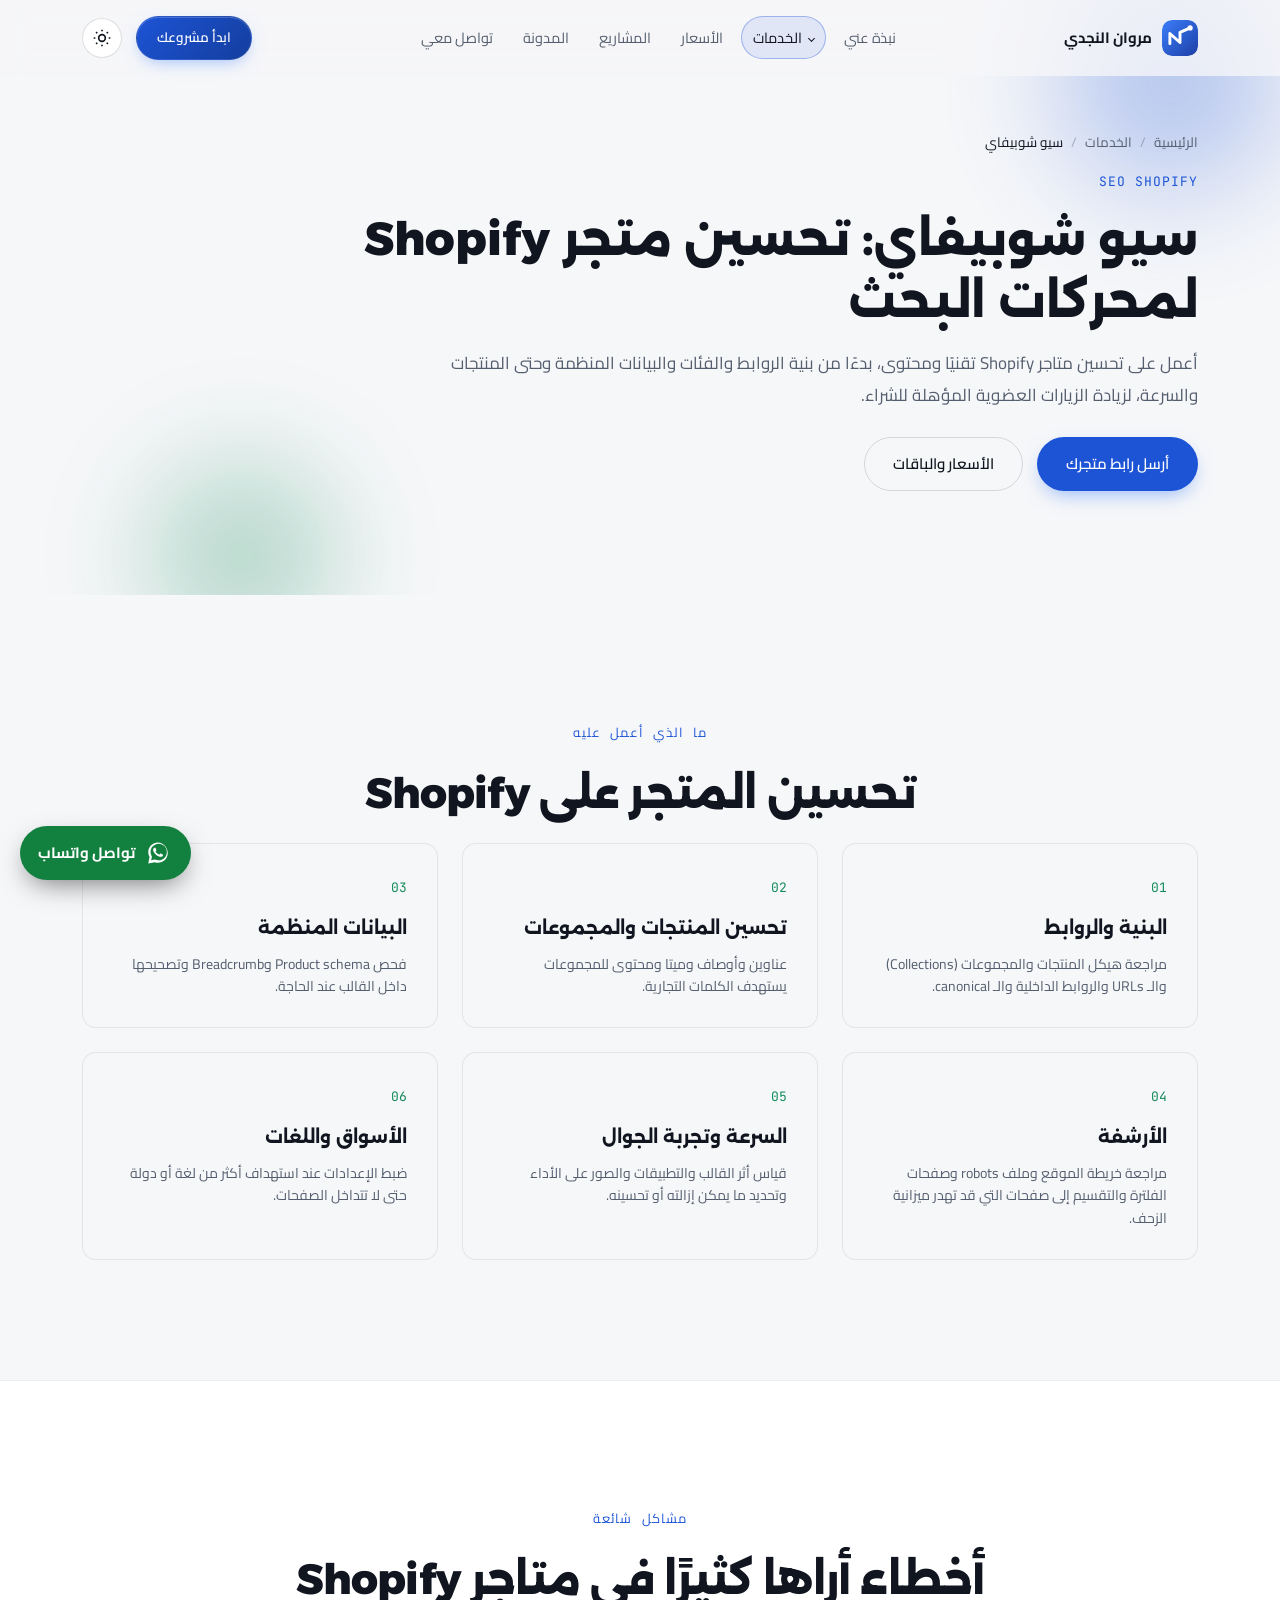
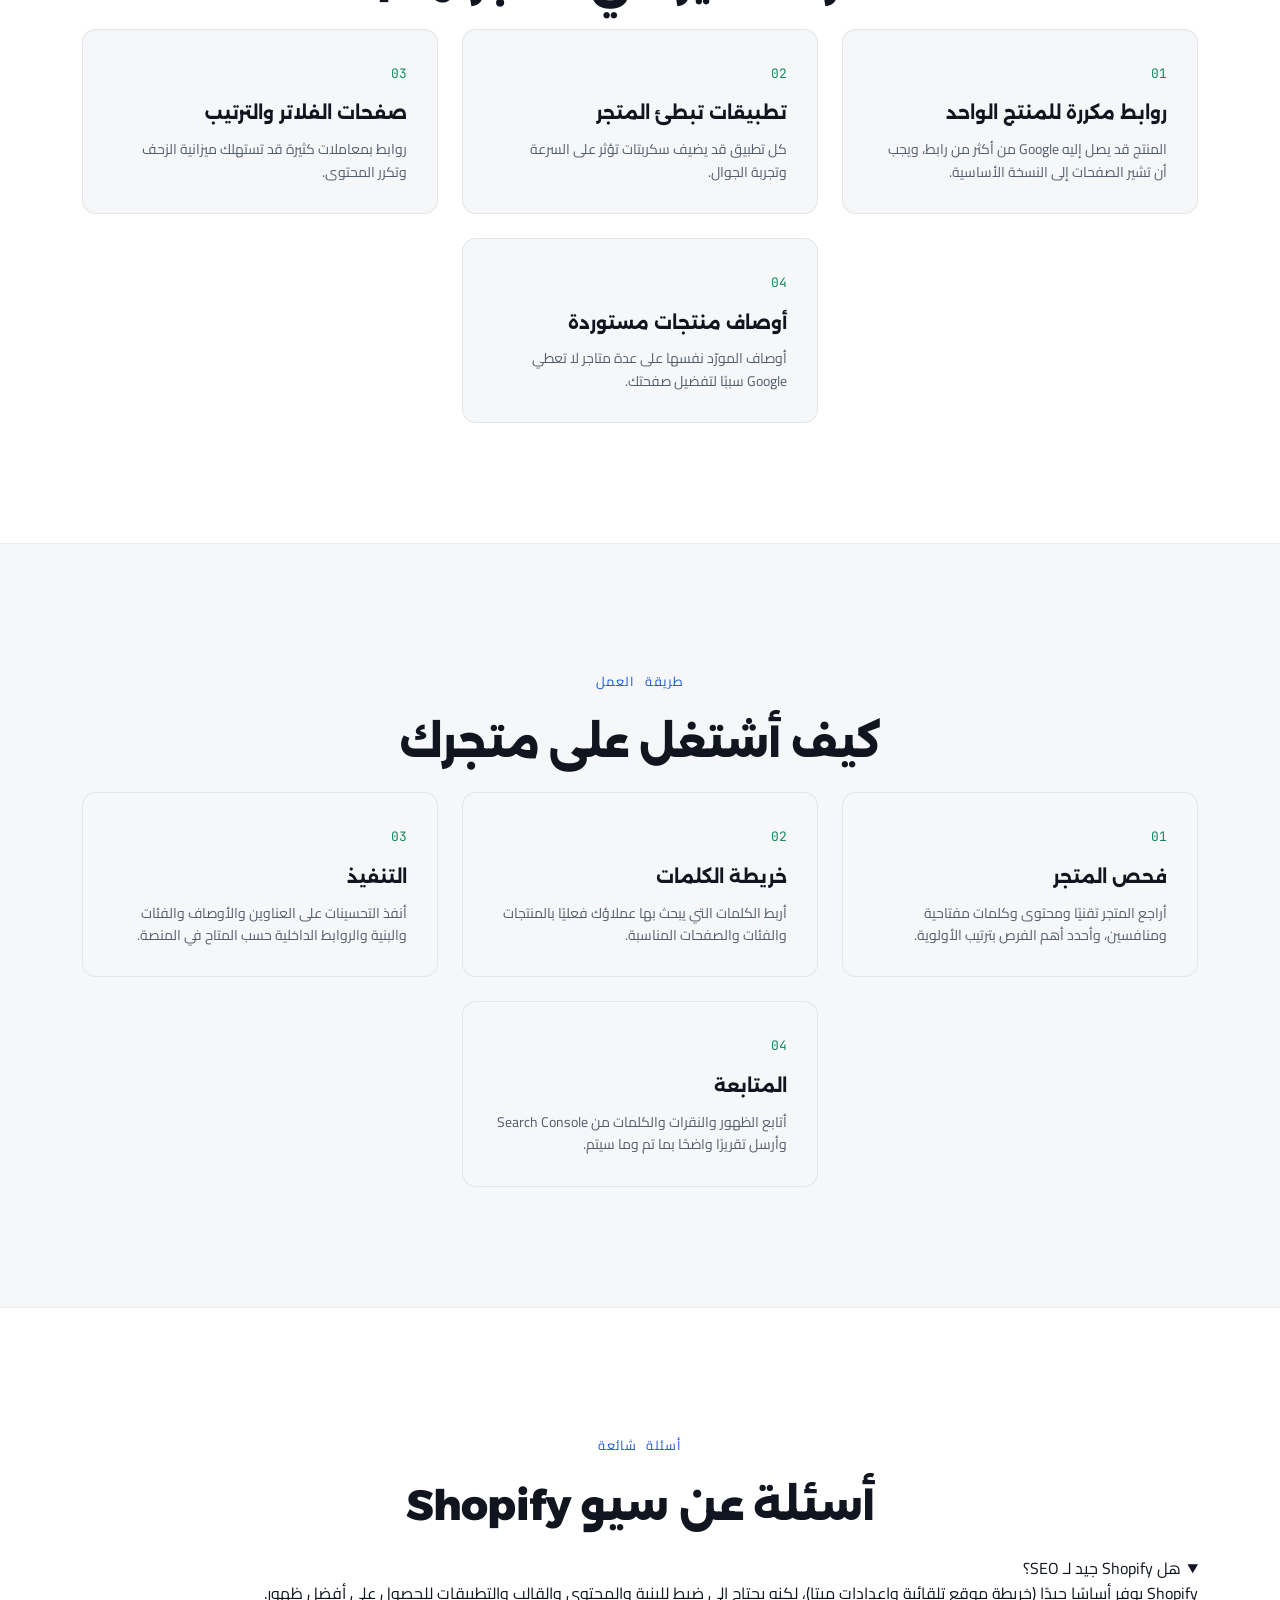
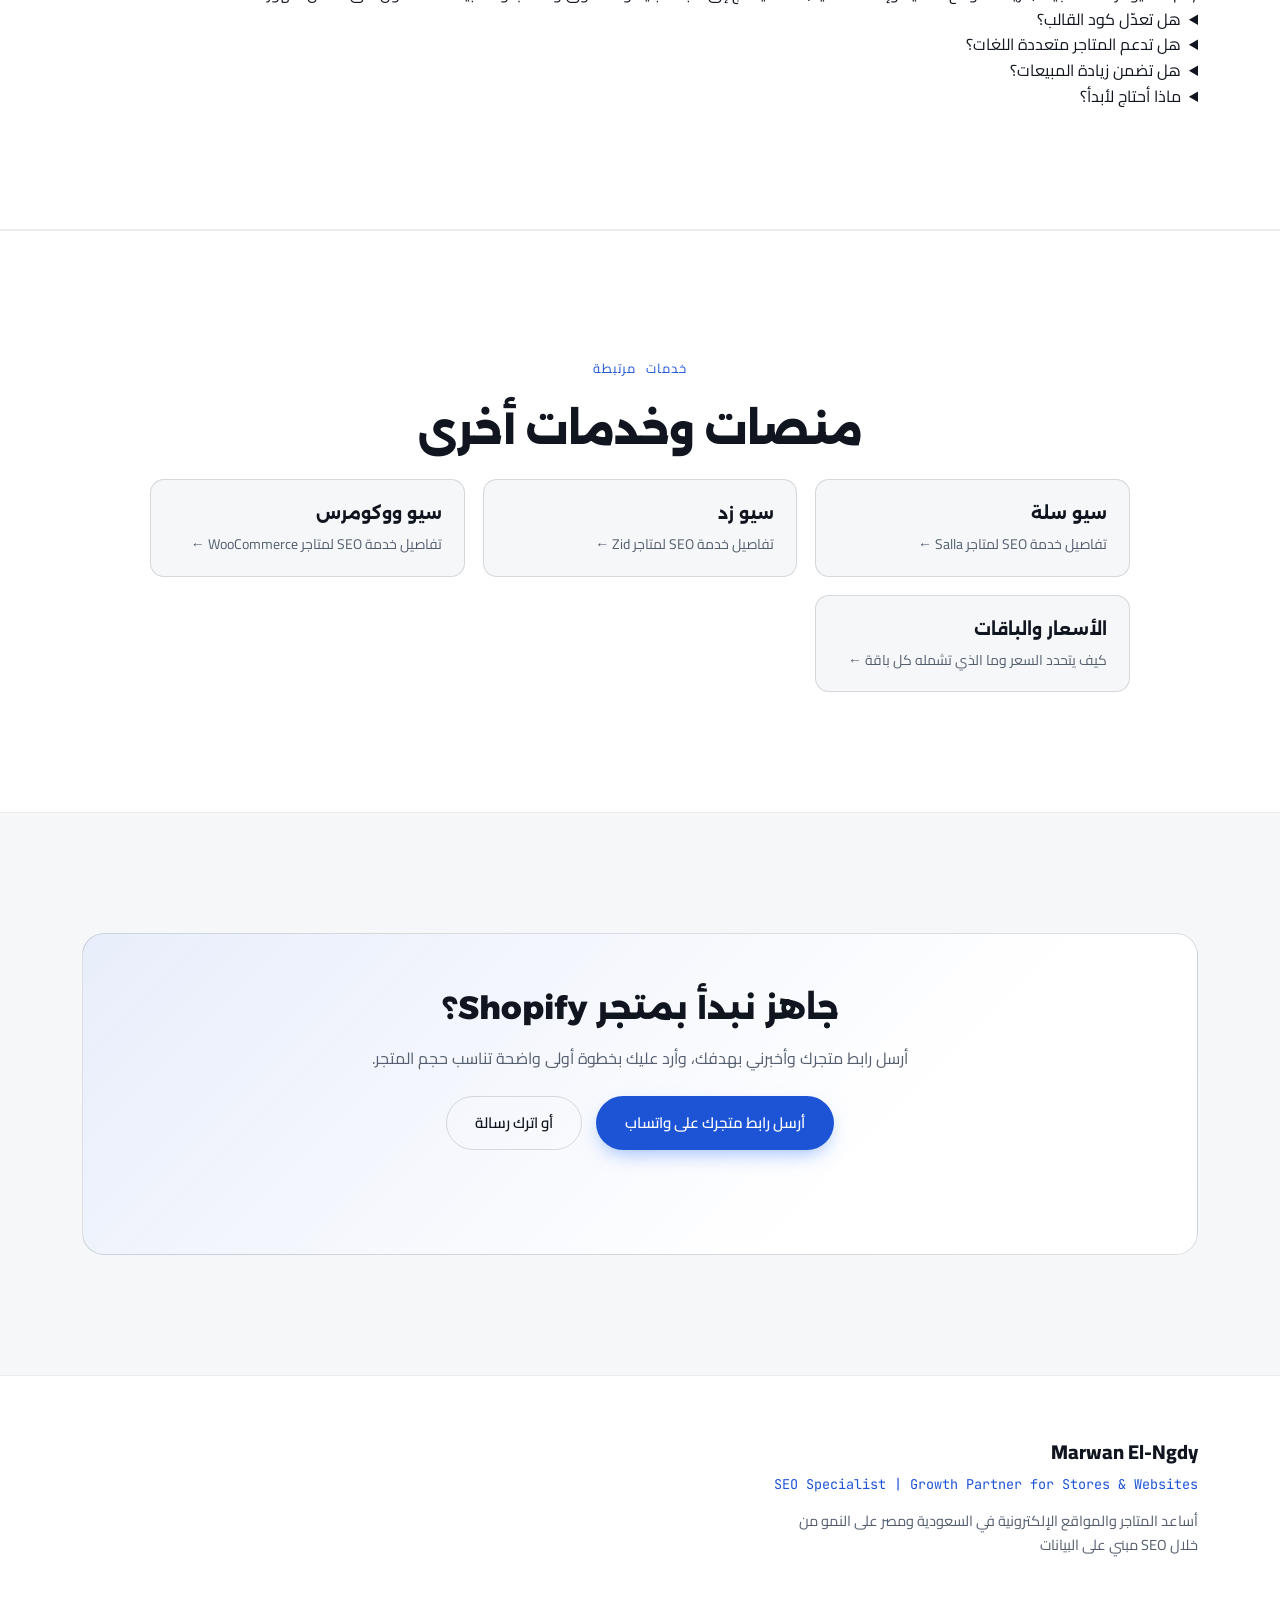
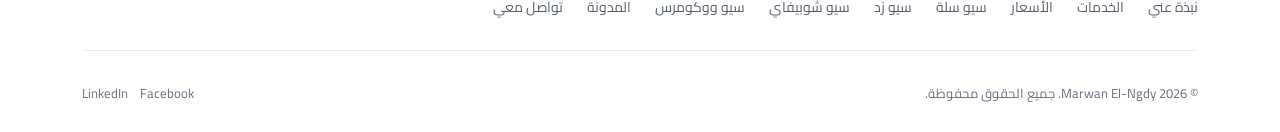
<file: shopify-seo.html>
<!DOCTYPE html>
<html lang="ar" dir="rtl" data-theme="dark">
<head>
<meta charset="UTF-8">
<meta name="viewport" content="width=device-width,initial-scale=1,viewport-fit=cover">
<meta name="theme-color" content="#0f172a" media="(prefers-color-scheme: dark)">
<meta name="theme-color" content="#ffffff" media="(prefers-color-scheme: light)">
<script>(function(){try{var t=localStorage.getItem('marwan-portfolio-theme');if(t!=='light'&&t!=='dark'){t=(window.matchMedia&&window.matchMedia('(prefers-color-scheme: light)').matches)?'light':'dark';}document.documentElement.setAttribute('data-theme',t);}catch(e){}})();</script>
<link rel="icon" type="image/svg+xml" href="favicon.svg">
<title>سيو شوبيفاي | SEO لمتاجر Shopify في السعودية – مروان النجدي</title>
<meta name="description" content="سيو لمتاجر Shopify: معالجة الروابط المكررة وتحسين المنتجات والفئات والبيانات المنظمة والسرعة لزيادة الظهور العضوي في Google.">
<meta name="robots" content="index, follow, max-image-preview:large">
<link rel="canonical" href="https://marwanelngdy55-ctrl.github.io/marwan-portofolio/shopify-seo.html">
<link rel="alternate" hreflang="ar" href="https://marwanelngdy55-ctrl.github.io/marwan-portofolio/shopify-seo.html">
<link rel="alternate" hreflang="x-default" href="https://marwanelngdy55-ctrl.github.io/marwan-portofolio/shopify-seo.html">
<meta property="og:type" content="website"><meta property="og:site_name" content="مروان النجدي"><meta property="og:locale" content="ar_SA"><meta property="og:title" content="سيو شوبيفاي | SEO لمتاجر Shopify في السعودية – مروان النجدي"><meta property="og:description" content="سيو لمتاجر Shopify: معالجة الروابط المكررة وتحسين المنتجات والفئات والبيانات المنظمة والسرعة لزيادة الظهور العضوي في Google."><meta property="og:url" content="https://marwanelngdy55-ctrl.github.io/marwan-portofolio/shopify-seo.html"><meta property="og:image" content="https://marwanelngdy55-ctrl.github.io/marwan-portofolio/assets/marwan.webp"><meta property="og:image:width" content="900"><meta property="og:image:height" content="900"><meta property="og:image:alt" content="مروان النجدي - متخصص SEO للمتاجر الإلكترونية">
<meta name="twitter:card" content="summary_large_image"><meta name="twitter:title" content="سيو شوبيفاي | SEO لمتاجر Shopify في السعودية – مروان النجدي"><meta name="twitter:description" content="سيو لمتاجر Shopify: معالجة الروابط المكررة وتحسين المنتجات والفئات والبيانات المنظمة والسرعة لزيادة الظهور العضوي في Google."><meta name="twitter:image" content="https://marwanelngdy55-ctrl.github.io/marwan-portofolio/assets/marwan.webp">
<link rel="preconnect" href="https://fonts.googleapis.com"><link rel="preconnect" href="https://fonts.gstatic.com" crossorigin>
<link rel="preload" as="style" href="https://fonts.googleapis.com/css2?family=Alexandria:wght@600;700;800&family=Cairo:wght@400;600;700&family=JetBrains+Mono:wght@400&display=swap" onload="this.onload=null;this.rel='stylesheet'">
<noscript><link rel="stylesheet" href="https://fonts.googleapis.com/css2?family=Alexandria:wght@600;700;800&family=Cairo:wght@400;600;700&family=JetBrains+Mono:wght@400&display=swap"></noscript>
<link rel="stylesheet" href="style.css"><link rel="stylesheet" href="motion.css">
<script type="application/ld+json">{"@context":"https://schema.org","@type":"BreadcrumbList","itemListElement":[{"@type":"ListItem","position":1,"name":"الرئيسية","item":"https://marwanelngdy55-ctrl.github.io/marwan-portofolio/index.html"},{"@type":"ListItem","position":2,"name":"الخدمات","item":"https://marwanelngdy55-ctrl.github.io/marwan-portofolio/index.html#services"},{"@type":"ListItem","position":3,"name":"سيو شوبيفاي","item":"https://marwanelngdy55-ctrl.github.io/marwan-portofolio/shopify-seo.html"}]}</script>
<script type="application/ld+json">{"@context":"https://schema.org","@type":"Service","name":"سيو شوبيفاي","description":"سيو لمتاجر Shopify: معالجة الروابط المكررة وتحسين المنتجات والفئات والبيانات المنظمة والسرعة لزيادة الظهور العضوي في Google.","serviceType":"Ecommerce SEO","url":"https://marwanelngdy55-ctrl.github.io/marwan-portofolio/shopify-seo.html","areaServed":["SA","EG"],"provider":{"@type":"Person","@id":"https://marwanelngdy55-ctrl.github.io/marwan-portofolio/#person","name":"Marwan El-Ngdy","url":"https://marwanelngdy55-ctrl.github.io/marwan-portofolio/"}}</script>
<script type="application/ld+json">{"@context":"https://schema.org","@type":"FAQPage","mainEntity":[{"@type":"Question","name":"هل Shopify جيد لـ SEO؟","acceptedAnswer":{"@type":"Answer","text":"Shopify يوفر أساسًا جيدًا (خريطة موقع تلقائية وإعدادات ميتا)، لكنه يحتاج إلى ضبط للبنية والمحتوى والقالب والتطبيقات للحصول على أفضل ظهور."}},{"@type":"Question","name":"هل تعدّل كود القالب؟","acceptedAnswer":{"@type":"Answer","text":"عند الحاجة لتحسينات مثل البيانات المنظمة أو الـ canonical، وبالتنسيق معك وبعد أخذ نسخة احتياطية من القالب."}},{"@type":"Question","name":"هل تدعم المتاجر متعددة اللغات؟","acceptedAnswer":{"@type":"Answer","text":"نعم، يمكن مراجعة إعدادات اللغات والأسواق لتفادي تداخل الصفحات ومشاكل الاستهداف."}},{"@type":"Question","name":"هل تضمن زيادة المبيعات؟","acceptedAnswer":{"@type":"Answer","text":"لا يمكن ضمان رقم محدد، لكن الهدف هو زيادة الزيارات المؤهلة وتحسين صفحات الشراء وقياس الأثر شهريًا."}},{"@type":"Question","name":"ماذا أحتاج لأبدأ؟","acceptedAnswer":{"@type":"Answer","text":"رابط المتجر وصلاحية قراءة في Search Console وAnalytics إن وُجدت، وسأبدأ بفحص شامل."}}]}</script>
</head>
<body>
<div class="scroll-progress" id="scroll-progress"></div>
<nav class="nav" id="nav"><div class="nav__inner"><a href="index.html" class="nav__brand" aria-label="مروان النجدي - الرئيسية"><img src="logo-mark-blue.svg" alt="مروان النجدي" class="nav__brand-mark" width="32" height="32" decoding="async"><span class="nav__brand-text">مروان النجدي</span></a><ul class="nav__links"><li><a class="nav__link" href="index.html#about">نبذة عني</a></li><li class="nav__item nav__item--dropdown"><a class="nav__link is-active" href="index.html#services" aria-haspopup="true">الخدمات</a><ul class="nav__dropdown"><li><a href="index.html#services">كل الخدمات</a></li><li><a href="salla-seo.html">سيو سلة</a></li><li><a class="is-active" href="shopify-seo.html">سيو شوبيفاي</a></li><li><a href="zid-seo.html">سيو زد</a></li><li><a href="woocommerce-seo.html">سيو ووكومرس</a></li></ul></li><li><a class="nav__link" href="pricing.html">الأسعار</a></li><li><a class="nav__link" href="index.html#projects">المشاريع</a></li><li><a class="nav__link" href="blog.html">المدونة</a></li><li><a class="nav__link" href="index.html#contact">تواصل معي</a></li></ul><div class="nav__actions"><a href="index.html#contact" class="btn btn--primary btn--sm">ابدأ مشروعك</a><button class="theme-toggle" id="theme-toggle" aria-label="تبديل الوضع الليلي/النهاري"><svg class="icon icon--sun" viewBox="0 0 24 24" fill="none" stroke="currentColor" stroke-width="2"><circle cx="12" cy="12" r="4"/><path d="M12 2v2M12 20v2M4.9 4.9l1.4 1.4M17.7 17.7l1.4 1.4M2 12h2M20 12h2M4.9 19.1l1.4-1.4M17.7 6.3l1.4-1.4"/></svg><svg class="icon icon--moon" viewBox="0 0 24 24" fill="none" stroke="currentColor" stroke-width="2"><path d="M21 12.8A9 9 0 1 1 11.2 3 7 7 0 0 0 21 12.8z"/></svg></button><button class="nav__burger" id="nav-burger" aria-label="فتح القائمة" aria-expanded="false"><span></span><span></span><span></span></button></div></div></nav><main><header class="page-hero"><div class="page-hero__inner"><nav class="breadcrumbs" aria-label="مسار التنقل"><a href="index.html">الرئيسية</a><span class="breadcrumbs__sep">/</span><a href="index.html#services">الخدمات</a><span class="breadcrumbs__sep">/</span><span aria-current="page">سيو شوبيفاي</span></nav><span class="section__eyebrow">SEO Shopify</span><h1 class="page-hero__title">سيو شوبيفاي: تحسين متجر Shopify لمحركات البحث</h1><p class="page-hero__lead">أعمل على تحسين متاجر Shopify تقنيًا ومحتوى، بدءًا من بنية الروابط والفئات والبيانات المنظمة وحتى المنتجات والسرعة، لزيادة الزيارات العضوية المؤهلة للشراء.</p><div class="hero__cta"><a class="btn btn--primary btn--glow" href="https://wa.me/201010988730?text=%D8%A7%D9%84%D8%B3%D9%84%D8%A7%D9%85%20%D8%B9%D9%84%D9%8A%D9%83%D9%85%20%D9%8A%D8%A7%20%D9%85%D8%B1%D9%88%D8%A7%D9%86%D8%8C%20%D8%B9%D9%86%D8%AF%D9%8A%20%D9%85%D8%AA%D8%AC%D8%B1%20%D8%B9%D9%84%D9%89%20Shopify%20%D9%88%D8%A3%D8%B1%D9%8A%D8%AF%20%D8%AA%D8%AD%D8%B3%D9%8A%D9%86%20SEO.%20%D8%B1%D8%A7%D8%A8%D8%B7%20%D8%A7%D9%84%D9%85%D8%AA%D8%AC%D8%B1%3A%20" target="_blank" rel="noopener">أرسل رابط متجرك</a><a class="btn btn--ghost" href="pricing.html">الأسعار والباقات</a></div></div></header>
<section class="section"><div class="section__inner"><span class="section__eyebrow center">ما الذي أعمل عليه</span><h2 class="section__title center">تحسين المتجر على Shopify</h2><div class="services-grid"><div class="service-card"><span class="service-card__num">01</span><h3 class="service-card__title">البنية والروابط</h3><p class="service-card__desc">مراجعة هيكل المنتجات والمجموعات (Collections) والـ URLs والروابط الداخلية والـ canonical.</p></div><div class="service-card"><span class="service-card__num">02</span><h3 class="service-card__title">تحسين المنتجات والمجموعات</h3><p class="service-card__desc">عناوين وأوصاف وميتا ومحتوى للمجموعات يستهدف الكلمات التجارية.</p></div><div class="service-card"><span class="service-card__num">03</span><h3 class="service-card__title">البيانات المنظمة</h3><p class="service-card__desc">فحص Product schema وBreadcrumb وتصحيحها داخل القالب عند الحاجة.</p></div><div class="service-card"><span class="service-card__num">04</span><h3 class="service-card__title">الأرشفة</h3><p class="service-card__desc">مراجعة خريطة الموقع وملف robots وصفحات الفلترة والتقسيم إلى صفحات التي قد تهدر ميزانية الزحف.</p></div><div class="service-card"><span class="service-card__num">05</span><h3 class="service-card__title">السرعة وتجربة الجوال</h3><p class="service-card__desc">قياس أثر القالب والتطبيقات والصور على الأداء وتحديد ما يمكن إزالته أو تحسينه.</p></div><div class="service-card"><span class="service-card__num">06</span><h3 class="service-card__title">الأسواق واللغات</h3><p class="service-card__desc">ضبط الإعدادات عند استهداف أكثر من لغة أو دولة حتى لا تتداخل الصفحات.</p></div></div></div></section>
<section class="section section--alt"><div class="section__inner"><span class="section__eyebrow center">مشاكل شائعة</span><h2 class="section__title center">أخطاء أراها كثيرًا في متاجر Shopify</h2><div class="services-grid"><div class="service-card"><span class="service-card__num">01</span><h3 class="service-card__title">روابط مكررة للمنتج الواحد</h3><p class="service-card__desc">المنتج قد يصل إليه Google من أكثر من رابط، ويجب أن تشير الصفحات إلى النسخة الأساسية.</p></div><div class="service-card"><span class="service-card__num">02</span><h3 class="service-card__title">تطبيقات تبطئ المتجر</h3><p class="service-card__desc">كل تطبيق قد يضيف سكربتات تؤثر على السرعة وتجربة الجوال.</p></div><div class="service-card"><span class="service-card__num">03</span><h3 class="service-card__title">صفحات الفلاتر والترتيب</h3><p class="service-card__desc">روابط بمعاملات كثيرة قد تستهلك ميزانية الزحف وتكرر المحتوى.</p></div><div class="service-card"><span class="service-card__num">04</span><h3 class="service-card__title">أوصاف منتجات مستوردة</h3><p class="service-card__desc">أوصاف المورّد نفسها على عدة متاجر لا تعطي Google سببًا لتفضيل صفحتك.</p></div></div></div></section>
<section class="section"><div class="section__inner"><span class="section__eyebrow center">طريقة العمل</span><h2 class="section__title center">كيف أشتغل على متجرك</h2><div class="services-grid"><div class="service-card"><span class="service-card__num">01</span><h3 class="service-card__title">فحص المتجر</h3><p class="service-card__desc">أراجع المتجر تقنيًا ومحتوى وكلمات مفتاحية ومنافسين، وأحدد أهم الفرص بترتيب الأولوية.</p></div><div class="service-card"><span class="service-card__num">02</span><h3 class="service-card__title">خريطة الكلمات</h3><p class="service-card__desc">أربط الكلمات التي يبحث بها عملاؤك فعليًا بالمنتجات والفئات والصفحات المناسبة.</p></div><div class="service-card"><span class="service-card__num">03</span><h3 class="service-card__title">التنفيذ</h3><p class="service-card__desc">أنفذ التحسينات على العناوين والأوصاف والفئات والبنية والروابط الداخلية حسب المتاح في المنصة.</p></div><div class="service-card"><span class="service-card__num">04</span><h3 class="service-card__title">المتابعة</h3><p class="service-card__desc">أتابع الظهور والنقرات والكلمات من Search Console وأرسل تقريرًا واضحًا بما تم وما سيتم.</p></div></div></div></section>
<section class="section section--alt" id="faq"><div class="section__inner"><span class="section__eyebrow center">أسئلة شائعة</span><h2 class="section__title center">أسئلة عن سيو Shopify</h2><div class="faq-list"><details class="faq-item" open><summary class="faq-item__q">هل Shopify جيد لـ SEO؟</summary><p class="faq-item__a">Shopify يوفر أساسًا جيدًا (خريطة موقع تلقائية وإعدادات ميتا)، لكنه يحتاج إلى ضبط للبنية والمحتوى والقالب والتطبيقات للحصول على أفضل ظهور.</p></details><details class="faq-item"><summary class="faq-item__q">هل تعدّل كود القالب؟</summary><p class="faq-item__a">عند الحاجة لتحسينات مثل البيانات المنظمة أو الـ canonical، وبالتنسيق معك وبعد أخذ نسخة احتياطية من القالب.</p></details><details class="faq-item"><summary class="faq-item__q">هل تدعم المتاجر متعددة اللغات؟</summary><p class="faq-item__a">نعم، يمكن مراجعة إعدادات اللغات والأسواق لتفادي تداخل الصفحات ومشاكل الاستهداف.</p></details><details class="faq-item"><summary class="faq-item__q">هل تضمن زيادة المبيعات؟</summary><p class="faq-item__a">لا يمكن ضمان رقم محدد، لكن الهدف هو زيادة الزيارات المؤهلة وتحسين صفحات الشراء وقياس الأثر شهريًا.</p></details><details class="faq-item"><summary class="faq-item__q">ماذا أحتاج لأبدأ؟</summary><p class="faq-item__a">رابط المتجر وصلاحية قراءة في Search Console وAnalytics إن وُجدت، وسأبدأ بفحص شامل.</p></details></div></div></section>
<section class="section section--alt"><div class="section__inner"><span class="section__eyebrow center">خدمات مرتبطة</span><h2 class="section__title center">منصات وخدمات أخرى</h2><div class="link-cards"><a class="link-card" href="salla-seo.html"><strong>سيو سلة</strong><span>تفاصيل خدمة SEO لمتاجر Salla ←</span></a><a class="link-card" href="zid-seo.html"><strong>سيو زد</strong><span>تفاصيل خدمة SEO لمتاجر Zid ←</span></a><a class="link-card" href="woocommerce-seo.html"><strong>سيو ووكومرس</strong><span>تفاصيل خدمة SEO لمتاجر WooCommerce ←</span></a><a class="link-card" href="pricing.html"><strong>الأسعار والباقات</strong><span>كيف يتحدد السعر وما الذي تشمله كل باقة ←</span></a></div></div></section>
<section class="section"><div class="section__inner"><div class="cta-band"><h2 class="cta-band__title">جاهز نبدأ بمتجر Shopify؟</h2><p class="cta-band__text">أرسل رابط متجرك وأخبرني بهدفك، وأرد عليك بخطوة أولى واضحة تناسب حجم المتجر.</p><div class="hero__cta"><a class="btn btn--primary btn--glow" href="https://wa.me/201010988730?text=%D8%A7%D9%84%D8%B3%D9%84%D8%A7%D9%85%20%D8%B9%D9%84%D9%8A%D9%83%D9%85%20%D9%8A%D8%A7%20%D9%85%D8%B1%D9%88%D8%A7%D9%86%D8%8C%20%D8%B9%D9%86%D8%AF%D9%8A%20%D9%85%D8%AA%D8%AC%D8%B1%20%D8%B9%D9%84%D9%89%20Shopify%20%D9%88%D8%A3%D8%B1%D9%8A%D8%AF%20%D8%AA%D8%AD%D8%B3%D9%8A%D9%86%20SEO.%20%D8%B1%D8%A7%D8%A8%D8%B7%20%D8%A7%D9%84%D9%85%D8%AA%D8%AC%D8%B1%3A%20" target="_blank" rel="noopener">أرسل رابط متجرك على واتساب</a><a class="btn btn--ghost" href="index.html#contact">أو اترك رسالة</a></div></div></div></section>
</main>
<footer class="footer"><div class="footer__inner"><div class="footer__brand"><span class="footer__name">Marwan El-Ngdy</span><span class="footer__title">SEO Specialist | Growth Partner for Stores &amp; Websites</span><p class="footer__statement">أساعد المتاجر والمواقع الإلكترونية في السعودية ومصر على النمو من خلال SEO مبني على البيانات</p></div><div class="footer__links"><a href="index.html#about">نبذة عني</a><a href="index.html#services">الخدمات</a><a href="pricing.html">الأسعار</a><a href="salla-seo.html">سيو سلة</a><a href="zid-seo.html">سيو زد</a><a href="shopify-seo.html">سيو شوبيفاي</a><a href="woocommerce-seo.html">سيو ووكومرس</a><a href="blog.html">المدونة</a><a href="index.html#contact">تواصل معي</a></div><div class="footer__meta"><span>© <span id="year"></span> Marwan El-Ngdy. جميع الحقوق محفوظة.</span><div style="display:flex;gap:12px"><a href="https://www.facebook.com/marwan.elngdy.308" target="_blank" rel="noopener">Facebook</a><a href="https://www.linkedin.com/in/marwan-elngdy/" target="_blank" rel="noopener">LinkedIn</a></div></div></div></footer><a class="wa-float" href="https://wa.me/201010988730?text=%D8%A7%D9%84%D8%B3%D9%84%D8%A7%D9%85%20%D8%B9%D9%84%D9%8A%D9%83%D9%85%20%D9%8A%D8%A7%20%D9%85%D8%B1%D9%88%D8%A7%D9%86%D8%8C%20%D8%B9%D9%86%D8%AF%D9%8A%20%D9%85%D8%AA%D8%AC%D8%B1%20%D8%B9%D9%84%D9%89%20Shopify%20%D9%88%D8%A3%D8%B1%D9%8A%D8%AF%20%D8%AA%D8%AD%D8%B3%D9%8A%D9%86%20SEO.%20%D8%B1%D8%A7%D8%A8%D8%B7%20%D8%A7%D9%84%D9%85%D8%AA%D8%AC%D8%B1%3A%20" target="_blank" rel="noopener" aria-label="تواصل معي عبر واتساب"><svg viewBox="0 0 32 32" width="26" height="26" aria-hidden="true" fill="currentColor"><path d="M16.04 3C9.4 3 4 8.38 4 15.02c0 2.12.55 4.19 1.6 6.01L4 29l8.12-1.57a12.03 12.03 0 0 0 3.92.65C22.68 28.08 28 22.7 28 16.06 28 9.4 22.68 3 16.04 3zm0 22.04c-1.2 0-2.38-.32-3.4-.93l-.25-.15-4.82.93.95-4.7-.17-.27a9.97 9.97 0 0 1-1.5-5.3c0-5.5 4.5-9.98 10.03-9.98 5.52 0 10 4.47 10 9.98 0 5.52-4.48 10.42-10.04 10.42zm5.5-7.5c-.3-.15-1.78-.88-2.06-.98-.27-.1-.47-.15-.67.15-.2.3-.77.98-.95 1.18-.17.2-.35.22-.65.07-.3-.15-1.27-.47-2.4-1.5-.9-.8-1.5-1.78-1.67-2.08-.17-.3-.02-.46.13-.6.13-.14.3-.35.45-.52.15-.18.2-.3.3-.5.1-.2.05-.37-.02-.52-.08-.15-.67-1.62-.92-2.22-.24-.58-.49-.5-.67-.5h-.57c-.2 0-.52.07-.8.37-.27.3-1.04 1.02-1.04 2.48 0 1.46 1.07 2.88 1.22 3.08.15.2 2.1 3.2 5.08 4.5.7.3 1.26.5 1.7.62.72.23 1.37.2 1.88.12.57-.08 1.78-.73 2.03-1.43.25-.7.25-1.3.17-1.43-.07-.12-.27-.2-.57-.35z"/></svg><span>تواصل واتساب</span></a>
<script src="script.js"></script><script defer src="motion.js"></script>
<script>(function(){var l=0,ev=['scroll','pointerdown','keydown','touchstart'];function go(){if(l)return;l=1;ev.forEach(function(e){removeEventListener(e,go)});window.dataLayer=window.dataLayer||[];window.gtag=function(){dataLayer.push(arguments)};gtag('js',new Date());gtag('config','G-4TF4FLN5Q1');dataLayer.push({'gtm.start':Date.now(),event:'gtm.js'});['https://www.googletagmanager.com/gtm.js?id=GTM-KWVVZ4HT','https://www.googletagmanager.com/gtag/js?id=G-4TF4FLN5Q1'].forEach(function(u){var s=document.createElement('script');s.async=1;s.src=u;document.head.appendChild(s)})}ev.forEach(function(e){addEventListener(e,go,{passive:true,once:true})});addEventListener('load',function(){setTimeout(go,4000)})})();</script>
</body>
</html>
</file>
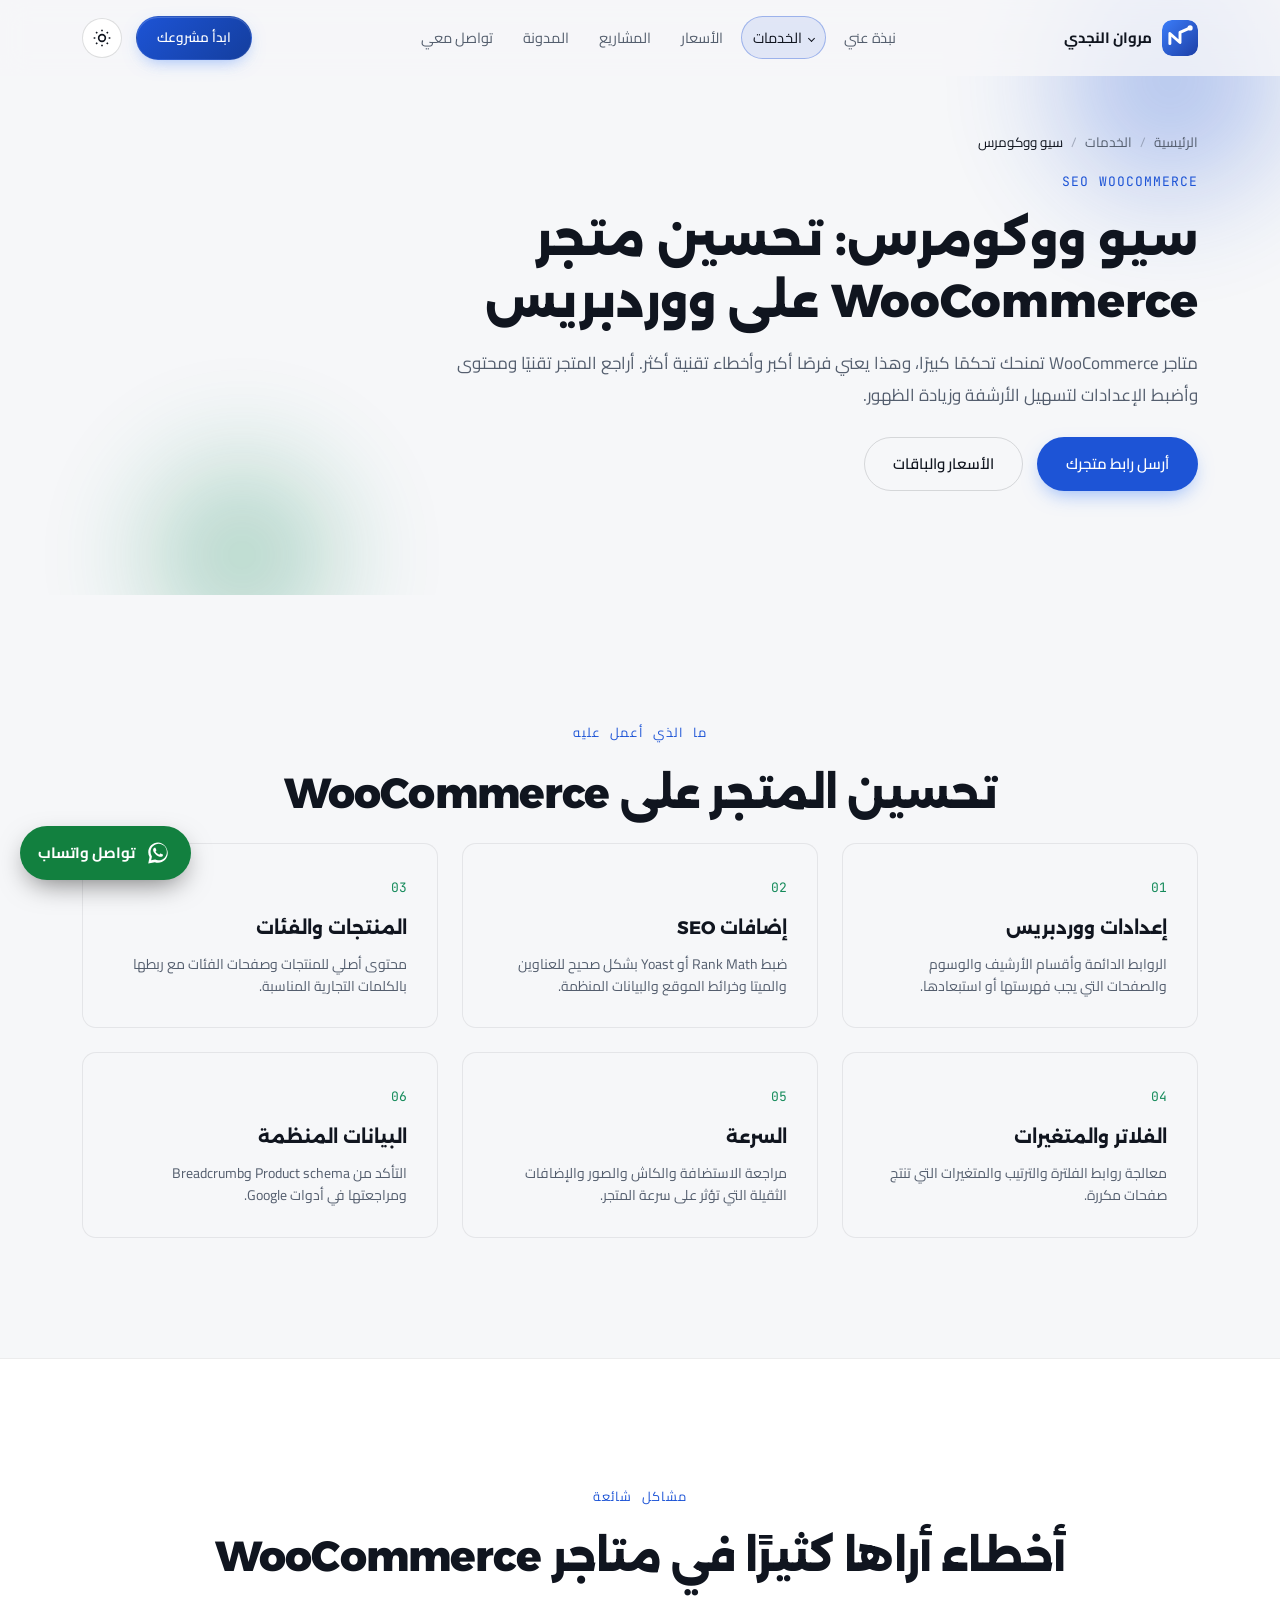
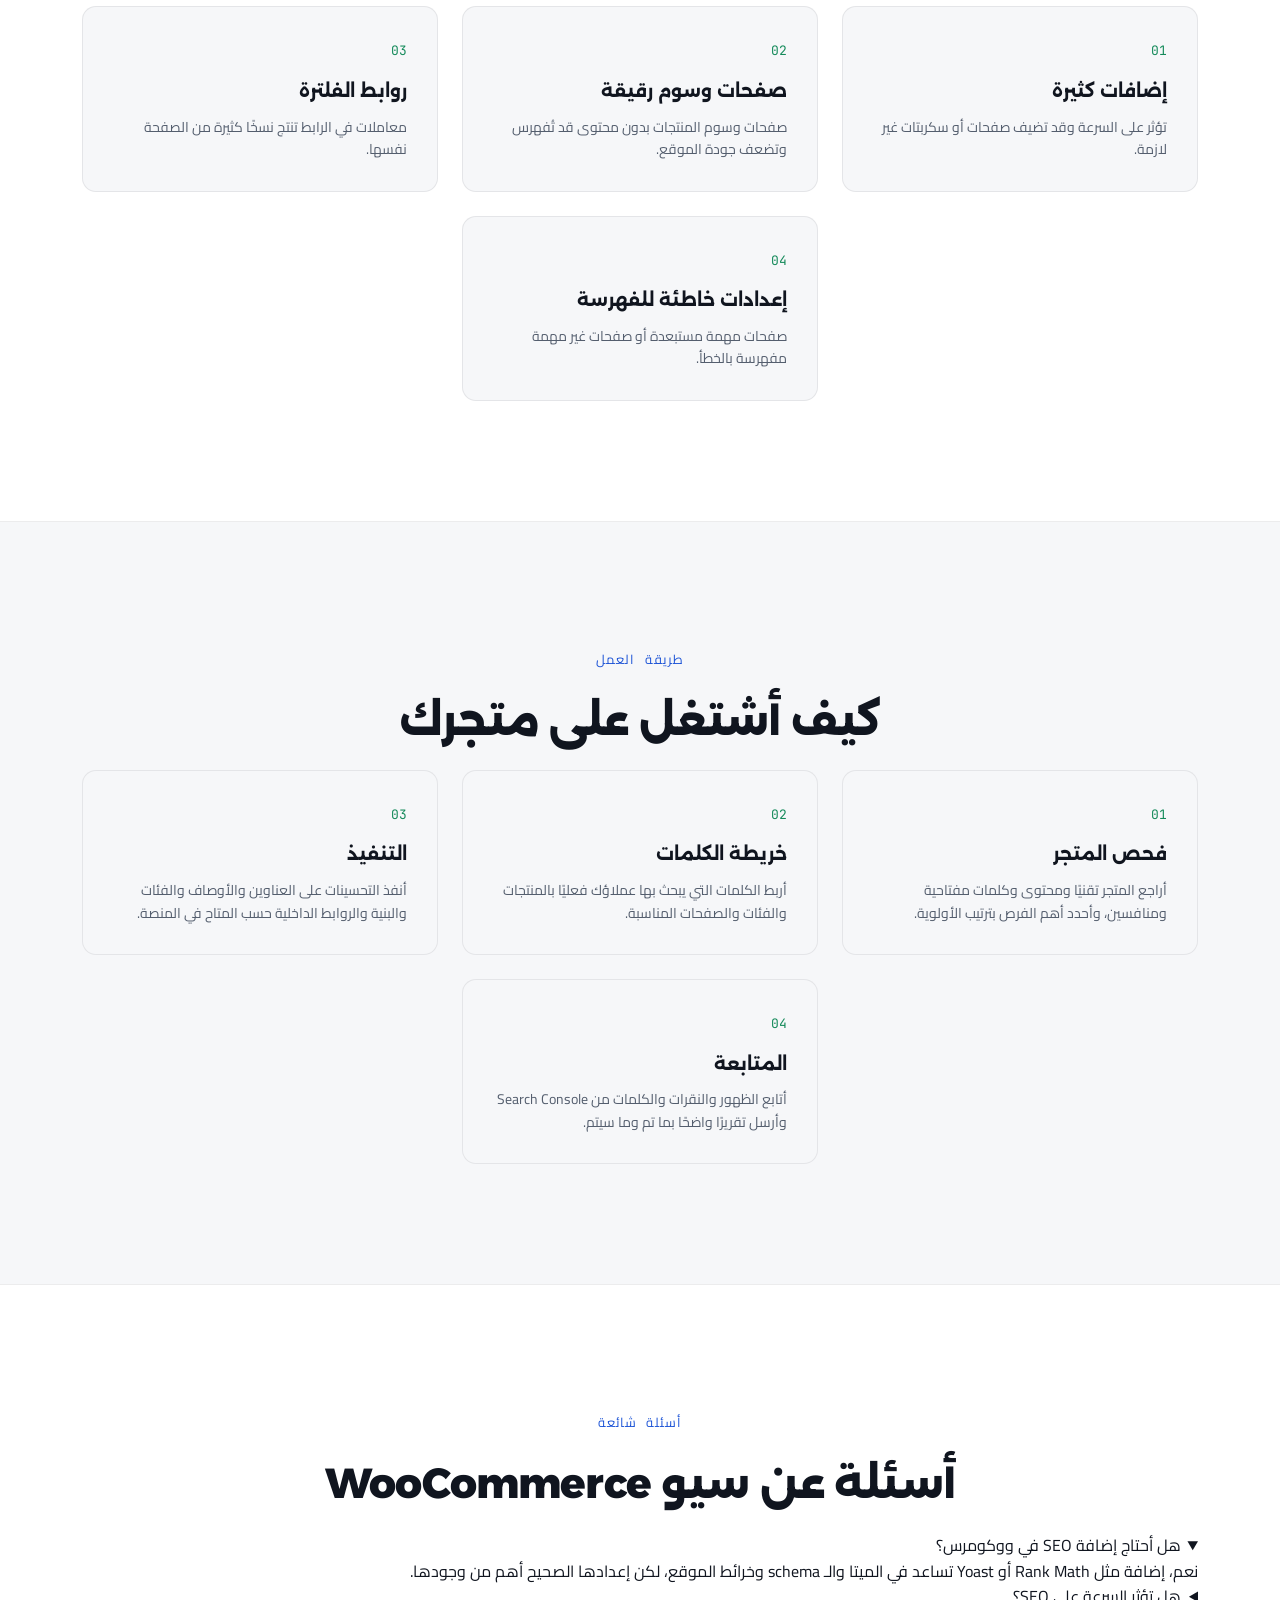
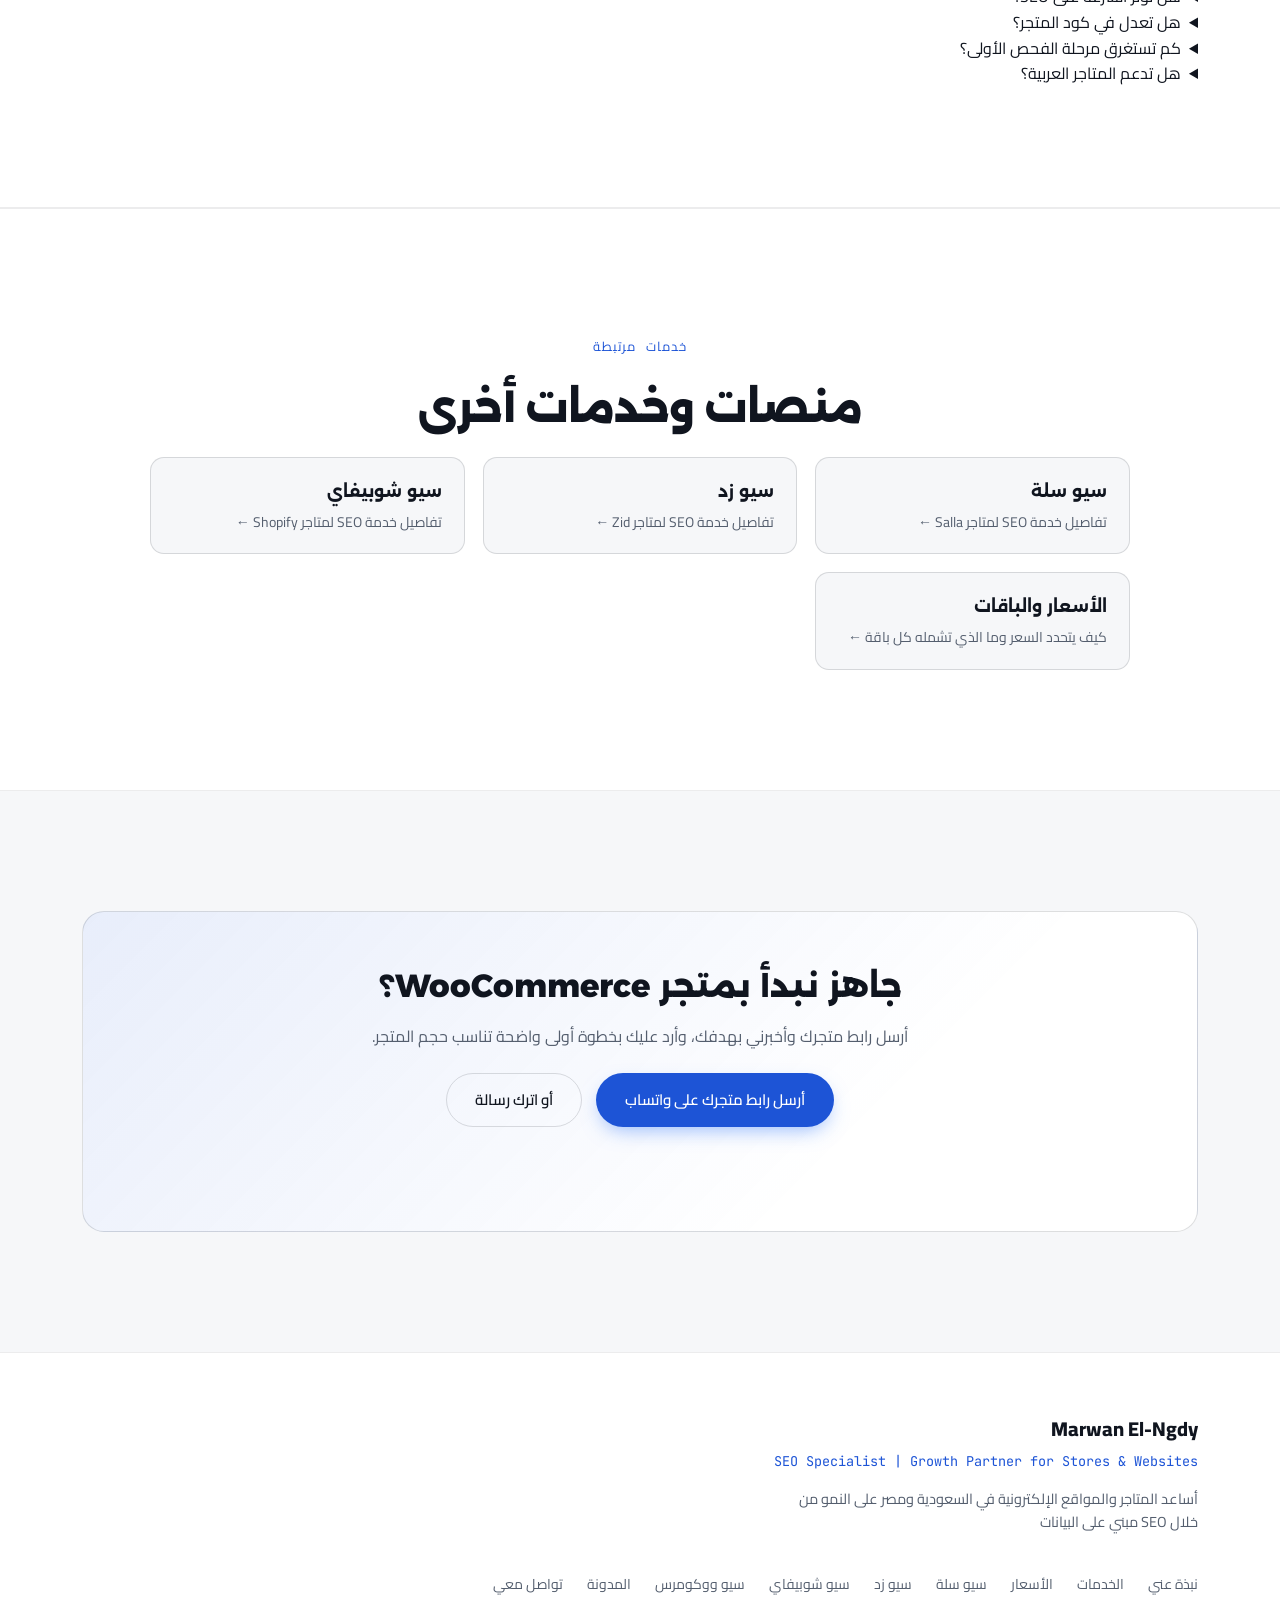
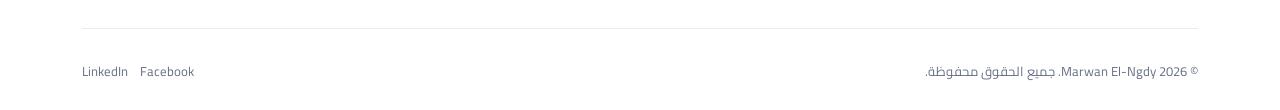
<file: woocommerce-seo.html>
<!DOCTYPE html>
<html lang="ar" dir="rtl" data-theme="dark">
<head>
<meta charset="UTF-8">
<meta name="viewport" content="width=device-width,initial-scale=1,viewport-fit=cover">
<meta name="theme-color" content="#0f172a" media="(prefers-color-scheme: dark)">
<meta name="theme-color" content="#ffffff" media="(prefers-color-scheme: light)">
<script>(function(){try{var t=localStorage.getItem('marwan-portfolio-theme');if(t!=='light'&&t!=='dark'){t=(window.matchMedia&&window.matchMedia('(prefers-color-scheme: light)').matches)?'light':'dark';}document.documentElement.setAttribute('data-theme',t);}catch(e){}})();</script>
<link rel="icon" type="image/svg+xml" href="favicon.svg">
<title>سيو ووكومرس | SEO لمتاجر WooCommerce – مروان النجدي</title>
<meta name="description" content="سيو لمتاجر WooCommerce: إعداد الروابط والبيانات المنظمة وصفحات الفئات والسرعة ومعالجة الفلاتر لزيادة الظهور في Google.">
<meta name="robots" content="index, follow, max-image-preview:large">
<link rel="canonical" href="https://marwanelngdy55-ctrl.github.io/marwan-portofolio/woocommerce-seo.html">
<link rel="alternate" hreflang="ar" href="https://marwanelngdy55-ctrl.github.io/marwan-portofolio/woocommerce-seo.html">
<link rel="alternate" hreflang="x-default" href="https://marwanelngdy55-ctrl.github.io/marwan-portofolio/woocommerce-seo.html">
<meta property="og:type" content="website"><meta property="og:site_name" content="مروان النجدي"><meta property="og:locale" content="ar_SA"><meta property="og:title" content="سيو ووكومرس | SEO لمتاجر WooCommerce – مروان النجدي"><meta property="og:description" content="سيو لمتاجر WooCommerce: إعداد الروابط والبيانات المنظمة وصفحات الفئات والسرعة ومعالجة الفلاتر لزيادة الظهور في Google."><meta property="og:url" content="https://marwanelngdy55-ctrl.github.io/marwan-portofolio/woocommerce-seo.html"><meta property="og:image" content="https://marwanelngdy55-ctrl.github.io/marwan-portofolio/assets/marwan.webp"><meta property="og:image:width" content="900"><meta property="og:image:height" content="900"><meta property="og:image:alt" content="مروان النجدي - متخصص SEO للمتاجر الإلكترونية">
<meta name="twitter:card" content="summary_large_image"><meta name="twitter:title" content="سيو ووكومرس | SEO لمتاجر WooCommerce – مروان النجدي"><meta name="twitter:description" content="سيو لمتاجر WooCommerce: إعداد الروابط والبيانات المنظمة وصفحات الفئات والسرعة ومعالجة الفلاتر لزيادة الظهور في Google."><meta name="twitter:image" content="https://marwanelngdy55-ctrl.github.io/marwan-portofolio/assets/marwan.webp">
<link rel="preconnect" href="https://fonts.googleapis.com"><link rel="preconnect" href="https://fonts.gstatic.com" crossorigin>
<link rel="preload" as="style" href="https://fonts.googleapis.com/css2?family=Alexandria:wght@600;700;800&family=Cairo:wght@400;600;700&family=JetBrains+Mono:wght@400&display=swap" onload="this.onload=null;this.rel='stylesheet'">
<noscript><link rel="stylesheet" href="https://fonts.googleapis.com/css2?family=Alexandria:wght@600;700;800&family=Cairo:wght@400;600;700&family=JetBrains+Mono:wght@400&display=swap"></noscript>
<link rel="stylesheet" href="style.css"><link rel="stylesheet" href="motion.css">
<script type="application/ld+json">{"@context":"https://schema.org","@type":"BreadcrumbList","itemListElement":[{"@type":"ListItem","position":1,"name":"الرئيسية","item":"https://marwanelngdy55-ctrl.github.io/marwan-portofolio/index.html"},{"@type":"ListItem","position":2,"name":"الخدمات","item":"https://marwanelngdy55-ctrl.github.io/marwan-portofolio/index.html#services"},{"@type":"ListItem","position":3,"name":"سيو ووكومرس","item":"https://marwanelngdy55-ctrl.github.io/marwan-portofolio/woocommerce-seo.html"}]}</script>
<script type="application/ld+json">{"@context":"https://schema.org","@type":"Service","name":"سيو ووكومرس","description":"سيو لمتاجر WooCommerce: إعداد الروابط والبيانات المنظمة وصفحات الفئات والسرعة ومعالجة الفلاتر لزيادة الظهور في Google.","serviceType":"Ecommerce SEO","url":"https://marwanelngdy55-ctrl.github.io/marwan-portofolio/woocommerce-seo.html","areaServed":["SA","EG"],"provider":{"@type":"Person","@id":"https://marwanelngdy55-ctrl.github.io/marwan-portofolio/#person","name":"Marwan El-Ngdy","url":"https://marwanelngdy55-ctrl.github.io/marwan-portofolio/"}}</script>
<script type="application/ld+json">{"@context":"https://schema.org","@type":"FAQPage","mainEntity":[{"@type":"Question","name":"هل أحتاج إضافة SEO في ووكومرس؟","acceptedAnswer":{"@type":"Answer","text":"نعم، إضافة مثل Rank Math أو Yoast تساعد في الميتا والـ schema وخرائط الموقع، لكن إعدادها الصحيح أهم من وجودها."}},{"@type":"Question","name":"هل تؤثر السرعة على SEO؟","acceptedAnswer":{"@type":"Answer","text":"السرعة وتجربة الجوال جزء مهم من جودة الصفحة، وأراجع أثر الاستضافة والإضافات والصور ضمن الفحص التقني."}},{"@type":"Question","name":"هل تعدل في كود المتجر؟","acceptedAnswer":{"@type":"Answer","text":"عند الحاجة وبالتنسيق معك، مع الحرص على نسخة احتياطية قبل أي تغيير تقني."}},{"@type":"Question","name":"كم تستغرق مرحلة الفحص الأولى؟","acceptedAnswer":{"@type":"Answer","text":"تختلف حسب حجم المتجر، وأحدد المدة بعد رؤية عدد المنتجات والفئات وحالة الموقع."}},{"@type":"Question","name":"هل تدعم المتاجر العربية؟","acceptedAnswer":{"@type":"Answer","text":"نعم، أعمل على متاجر عربية وأراعي الكلمات المفتاحية والروابط والاتجاه RTL في الفحص."}}]}</script>
</head>
<body>
<div class="scroll-progress" id="scroll-progress"></div>
<nav class="nav" id="nav"><div class="nav__inner"><a href="index.html" class="nav__brand" aria-label="مروان النجدي - الرئيسية"><img src="logo-mark-blue.svg" alt="مروان النجدي" class="nav__brand-mark" width="32" height="32" decoding="async"><span class="nav__brand-text">مروان النجدي</span></a><ul class="nav__links"><li><a class="nav__link" href="index.html#about">نبذة عني</a></li><li class="nav__item nav__item--dropdown"><a class="nav__link is-active" href="index.html#services" aria-haspopup="true">الخدمات</a><ul class="nav__dropdown"><li><a href="index.html#services">كل الخدمات</a></li><li><a href="salla-seo.html">سيو سلة</a></li><li><a href="shopify-seo.html">سيو شوبيفاي</a></li><li><a href="zid-seo.html">سيو زد</a></li><li><a class="is-active" href="woocommerce-seo.html">سيو ووكومرس</a></li></ul></li><li><a class="nav__link" href="pricing.html">الأسعار</a></li><li><a class="nav__link" href="index.html#projects">المشاريع</a></li><li><a class="nav__link" href="blog.html">المدونة</a></li><li><a class="nav__link" href="index.html#contact">تواصل معي</a></li></ul><div class="nav__actions"><a href="index.html#contact" class="btn btn--primary btn--sm">ابدأ مشروعك</a><button class="theme-toggle" id="theme-toggle" aria-label="تبديل الوضع الليلي/النهاري"><svg class="icon icon--sun" viewBox="0 0 24 24" fill="none" stroke="currentColor" stroke-width="2"><circle cx="12" cy="12" r="4"/><path d="M12 2v2M12 20v2M4.9 4.9l1.4 1.4M17.7 17.7l1.4 1.4M2 12h2M20 12h2M4.9 19.1l1.4-1.4M17.7 6.3l1.4-1.4"/></svg><svg class="icon icon--moon" viewBox="0 0 24 24" fill="none" stroke="currentColor" stroke-width="2"><path d="M21 12.8A9 9 0 1 1 11.2 3 7 7 0 0 0 21 12.8z"/></svg></button><button class="nav__burger" id="nav-burger" aria-label="فتح القائمة" aria-expanded="false"><span></span><span></span><span></span></button></div></div></nav><main><header class="page-hero"><div class="page-hero__inner"><nav class="breadcrumbs" aria-label="مسار التنقل"><a href="index.html">الرئيسية</a><span class="breadcrumbs__sep">/</span><a href="index.html#services">الخدمات</a><span class="breadcrumbs__sep">/</span><span aria-current="page">سيو ووكومرس</span></nav><span class="section__eyebrow">SEO WooCommerce</span><h1 class="page-hero__title">سيو ووكومرس: تحسين متجر WooCommerce على ووردبريس</h1><p class="page-hero__lead">متاجر WooCommerce تمنحك تحكمًا كبيرًا، وهذا يعني فرصًا أكبر وأخطاء تقنية أكثر. أراجع المتجر تقنيًا ومحتوى وأضبط الإعدادات لتسهيل الأرشفة وزيادة الظهور.</p><div class="hero__cta"><a class="btn btn--primary btn--glow" href="https://wa.me/201010988730?text=%D8%A7%D9%84%D8%B3%D9%84%D8%A7%D9%85%20%D8%B9%D9%84%D9%8A%D9%83%D9%85%20%D9%8A%D8%A7%20%D9%85%D8%B1%D9%88%D8%A7%D9%86%D8%8C%20%D8%B9%D9%86%D8%AF%D9%8A%20%D9%85%D8%AA%D8%AC%D8%B1%20WooCommerce%20%D9%88%D8%A3%D8%B1%D9%8A%D8%AF%20%D8%AA%D8%AD%D8%B3%D9%8A%D9%86%20SEO.%20%D8%B1%D8%A7%D8%A8%D8%B7%20%D8%A7%D9%84%D9%85%D8%AA%D8%AC%D8%B1%3A%20" target="_blank" rel="noopener">أرسل رابط متجرك</a><a class="btn btn--ghost" href="pricing.html">الأسعار والباقات</a></div></div></header>
<section class="section"><div class="section__inner"><span class="section__eyebrow center">ما الذي أعمل عليه</span><h2 class="section__title center">تحسين المتجر على WooCommerce</h2><div class="services-grid"><div class="service-card"><span class="service-card__num">01</span><h3 class="service-card__title">إعدادات ووردبريس</h3><p class="service-card__desc">الروابط الدائمة وأقسام الأرشيف والوسوم والصفحات التي يجب فهرستها أو استبعادها.</p></div><div class="service-card"><span class="service-card__num">02</span><h3 class="service-card__title">إضافات SEO</h3><p class="service-card__desc">ضبط Rank Math أو Yoast بشكل صحيح للعناوين والميتا وخرائط الموقع والبيانات المنظمة.</p></div><div class="service-card"><span class="service-card__num">03</span><h3 class="service-card__title">المنتجات والفئات</h3><p class="service-card__desc">محتوى أصلي للمنتجات وصفحات الفئات مع ربطها بالكلمات التجارية المناسبة.</p></div><div class="service-card"><span class="service-card__num">04</span><h3 class="service-card__title">الفلاتر والمتغيرات</h3><p class="service-card__desc">معالجة روابط الفلترة والترتيب والمتغيرات التي تنتج صفحات مكررة.</p></div><div class="service-card"><span class="service-card__num">05</span><h3 class="service-card__title">السرعة</h3><p class="service-card__desc">مراجعة الاستضافة والكاش والصور والإضافات الثقيلة التي تؤثر على سرعة المتجر.</p></div><div class="service-card"><span class="service-card__num">06</span><h3 class="service-card__title">البيانات المنظمة</h3><p class="service-card__desc">التأكد من Product schema وBreadcrumb ومراجعتها في أدوات Google.</p></div></div></div></section>
<section class="section section--alt"><div class="section__inner"><span class="section__eyebrow center">مشاكل شائعة</span><h2 class="section__title center">أخطاء أراها كثيرًا في متاجر WooCommerce</h2><div class="services-grid"><div class="service-card"><span class="service-card__num">01</span><h3 class="service-card__title">إضافات كثيرة</h3><p class="service-card__desc">تؤثر على السرعة وقد تضيف صفحات أو سكربتات غير لازمة.</p></div><div class="service-card"><span class="service-card__num">02</span><h3 class="service-card__title">صفحات وسوم رقيقة</h3><p class="service-card__desc">صفحات وسوم المنتجات بدون محتوى قد تُفهرس وتضعف جودة الموقع.</p></div><div class="service-card"><span class="service-card__num">03</span><h3 class="service-card__title">روابط الفلترة</h3><p class="service-card__desc">معاملات في الرابط تنتج نسخًا كثيرة من الصفحة نفسها.</p></div><div class="service-card"><span class="service-card__num">04</span><h3 class="service-card__title">إعدادات خاطئة للفهرسة</h3><p class="service-card__desc">صفحات مهمة مستبعدة أو صفحات غير مهمة مفهرسة بالخطأ.</p></div></div></div></section>
<section class="section"><div class="section__inner"><span class="section__eyebrow center">طريقة العمل</span><h2 class="section__title center">كيف أشتغل على متجرك</h2><div class="services-grid"><div class="service-card"><span class="service-card__num">01</span><h3 class="service-card__title">فحص المتجر</h3><p class="service-card__desc">أراجع المتجر تقنيًا ومحتوى وكلمات مفتاحية ومنافسين، وأحدد أهم الفرص بترتيب الأولوية.</p></div><div class="service-card"><span class="service-card__num">02</span><h3 class="service-card__title">خريطة الكلمات</h3><p class="service-card__desc">أربط الكلمات التي يبحث بها عملاؤك فعليًا بالمنتجات والفئات والصفحات المناسبة.</p></div><div class="service-card"><span class="service-card__num">03</span><h3 class="service-card__title">التنفيذ</h3><p class="service-card__desc">أنفذ التحسينات على العناوين والأوصاف والفئات والبنية والروابط الداخلية حسب المتاح في المنصة.</p></div><div class="service-card"><span class="service-card__num">04</span><h3 class="service-card__title">المتابعة</h3><p class="service-card__desc">أتابع الظهور والنقرات والكلمات من Search Console وأرسل تقريرًا واضحًا بما تم وما سيتم.</p></div></div></div></section>
<section class="section section--alt" id="faq"><div class="section__inner"><span class="section__eyebrow center">أسئلة شائعة</span><h2 class="section__title center">أسئلة عن سيو WooCommerce</h2><div class="faq-list"><details class="faq-item" open><summary class="faq-item__q">هل أحتاج إضافة SEO في ووكومرس؟</summary><p class="faq-item__a">نعم، إضافة مثل Rank Math أو Yoast تساعد في الميتا والـ schema وخرائط الموقع، لكن إعدادها الصحيح أهم من وجودها.</p></details><details class="faq-item"><summary class="faq-item__q">هل تؤثر السرعة على SEO؟</summary><p class="faq-item__a">السرعة وتجربة الجوال جزء مهم من جودة الصفحة، وأراجع أثر الاستضافة والإضافات والصور ضمن الفحص التقني.</p></details><details class="faq-item"><summary class="faq-item__q">هل تعدل في كود المتجر؟</summary><p class="faq-item__a">عند الحاجة وبالتنسيق معك، مع الحرص على نسخة احتياطية قبل أي تغيير تقني.</p></details><details class="faq-item"><summary class="faq-item__q">كم تستغرق مرحلة الفحص الأولى؟</summary><p class="faq-item__a">تختلف حسب حجم المتجر، وأحدد المدة بعد رؤية عدد المنتجات والفئات وحالة الموقع.</p></details><details class="faq-item"><summary class="faq-item__q">هل تدعم المتاجر العربية؟</summary><p class="faq-item__a">نعم، أعمل على متاجر عربية وأراعي الكلمات المفتاحية والروابط والاتجاه RTL في الفحص.</p></details></div></div></section>
<section class="section section--alt"><div class="section__inner"><span class="section__eyebrow center">خدمات مرتبطة</span><h2 class="section__title center">منصات وخدمات أخرى</h2><div class="link-cards"><a class="link-card" href="salla-seo.html"><strong>سيو سلة</strong><span>تفاصيل خدمة SEO لمتاجر Salla ←</span></a><a class="link-card" href="zid-seo.html"><strong>سيو زد</strong><span>تفاصيل خدمة SEO لمتاجر Zid ←</span></a><a class="link-card" href="shopify-seo.html"><strong>سيو شوبيفاي</strong><span>تفاصيل خدمة SEO لمتاجر Shopify ←</span></a><a class="link-card" href="pricing.html"><strong>الأسعار والباقات</strong><span>كيف يتحدد السعر وما الذي تشمله كل باقة ←</span></a></div></div></section>
<section class="section"><div class="section__inner"><div class="cta-band"><h2 class="cta-band__title">جاهز نبدأ بمتجر WooCommerce؟</h2><p class="cta-band__text">أرسل رابط متجرك وأخبرني بهدفك، وأرد عليك بخطوة أولى واضحة تناسب حجم المتجر.</p><div class="hero__cta"><a class="btn btn--primary btn--glow" href="https://wa.me/201010988730?text=%D8%A7%D9%84%D8%B3%D9%84%D8%A7%D9%85%20%D8%B9%D9%84%D9%8A%D9%83%D9%85%20%D9%8A%D8%A7%20%D9%85%D8%B1%D9%88%D8%A7%D9%86%D8%8C%20%D8%B9%D9%86%D8%AF%D9%8A%20%D9%85%D8%AA%D8%AC%D8%B1%20WooCommerce%20%D9%88%D8%A3%D8%B1%D9%8A%D8%AF%20%D8%AA%D8%AD%D8%B3%D9%8A%D9%86%20SEO.%20%D8%B1%D8%A7%D8%A8%D8%B7%20%D8%A7%D9%84%D9%85%D8%AA%D8%AC%D8%B1%3A%20" target="_blank" rel="noopener">أرسل رابط متجرك على واتساب</a><a class="btn btn--ghost" href="index.html#contact">أو اترك رسالة</a></div></div></div></section>
</main>
<footer class="footer"><div class="footer__inner"><div class="footer__brand"><span class="footer__name">Marwan El-Ngdy</span><span class="footer__title">SEO Specialist | Growth Partner for Stores &amp; Websites</span><p class="footer__statement">أساعد المتاجر والمواقع الإلكترونية في السعودية ومصر على النمو من خلال SEO مبني على البيانات</p></div><div class="footer__links"><a href="index.html#about">نبذة عني</a><a href="index.html#services">الخدمات</a><a href="pricing.html">الأسعار</a><a href="salla-seo.html">سيو سلة</a><a href="zid-seo.html">سيو زد</a><a href="shopify-seo.html">سيو شوبيفاي</a><a href="woocommerce-seo.html">سيو ووكومرس</a><a href="blog.html">المدونة</a><a href="index.html#contact">تواصل معي</a></div><div class="footer__meta"><span>© <span id="year"></span> Marwan El-Ngdy. جميع الحقوق محفوظة.</span><div style="display:flex;gap:12px"><a href="https://www.facebook.com/marwan.elngdy.308" target="_blank" rel="noopener">Facebook</a><a href="https://www.linkedin.com/in/marwan-elngdy/" target="_blank" rel="noopener">LinkedIn</a></div></div></div></footer><a class="wa-float" href="https://wa.me/201010988730?text=%D8%A7%D9%84%D8%B3%D9%84%D8%A7%D9%85%20%D8%B9%D9%84%D9%8A%D9%83%D9%85%20%D9%8A%D8%A7%20%D9%85%D8%B1%D9%88%D8%A7%D9%86%D8%8C%20%D8%B9%D9%86%D8%AF%D9%8A%20%D9%85%D8%AA%D8%AC%D8%B1%20WooCommerce%20%D9%88%D8%A3%D8%B1%D9%8A%D8%AF%20%D8%AA%D8%AD%D8%B3%D9%8A%D9%86%20SEO.%20%D8%B1%D8%A7%D8%A8%D8%B7%20%D8%A7%D9%84%D9%85%D8%AA%D8%AC%D8%B1%3A%20" target="_blank" rel="noopener" aria-label="تواصل معي عبر واتساب"><svg viewBox="0 0 32 32" width="26" height="26" aria-hidden="true" fill="currentColor"><path d="M16.04 3C9.4 3 4 8.38 4 15.02c0 2.12.55 4.19 1.6 6.01L4 29l8.12-1.57a12.03 12.03 0 0 0 3.92.65C22.68 28.08 28 22.7 28 16.06 28 9.4 22.68 3 16.04 3zm0 22.04c-1.2 0-2.38-.32-3.4-.93l-.25-.15-4.82.93.95-4.7-.17-.27a9.97 9.97 0 0 1-1.5-5.3c0-5.5 4.5-9.98 10.03-9.98 5.52 0 10 4.47 10 9.98 0 5.52-4.48 10.42-10.04 10.42zm5.5-7.5c-.3-.15-1.78-.88-2.06-.98-.27-.1-.47-.15-.67.15-.2.3-.77.98-.95 1.18-.17.2-.35.22-.65.07-.3-.15-1.27-.47-2.4-1.5-.9-.8-1.5-1.78-1.67-2.08-.17-.3-.02-.46.13-.6.13-.14.3-.35.45-.52.15-.18.2-.3.3-.5.1-.2.05-.37-.02-.52-.08-.15-.67-1.62-.92-2.22-.24-.58-.49-.5-.67-.5h-.57c-.2 0-.52.07-.8.37-.27.3-1.04 1.02-1.04 2.48 0 1.46 1.07 2.88 1.22 3.08.15.2 2.1 3.2 5.08 4.5.7.3 1.26.5 1.7.62.72.23 1.37.2 1.88.12.57-.08 1.78-.73 2.03-1.43.25-.7.25-1.3.17-1.43-.07-.12-.27-.2-.57-.35z"/></svg><span>تواصل واتساب</span></a>
<script src="script.js"></script><script defer src="motion.js"></script>
<script>(function(){var l=0,ev=['scroll','pointerdown','keydown','touchstart'];function go(){if(l)return;l=1;ev.forEach(function(e){removeEventListener(e,go)});window.dataLayer=window.dataLayer||[];window.gtag=function(){dataLayer.push(arguments)};gtag('js',new Date());gtag('config','G-4TF4FLN5Q1');dataLayer.push({'gtm.start':Date.now(),event:'gtm.js'});['https://www.googletagmanager.com/gtm.js?id=GTM-KWVVZ4HT','https://www.googletagmanager.com/gtag/js?id=G-4TF4FLN5Q1'].forEach(function(u){var s=document.createElement('script');s.async=1;s.src=u;document.head.appendChild(s)})}ev.forEach(function(e){addEventListener(e,go,{passive:true,once:true})});addEventListener('load',function(){setTimeout(go,4000)})})();</script>
</body>
</html>
</file>
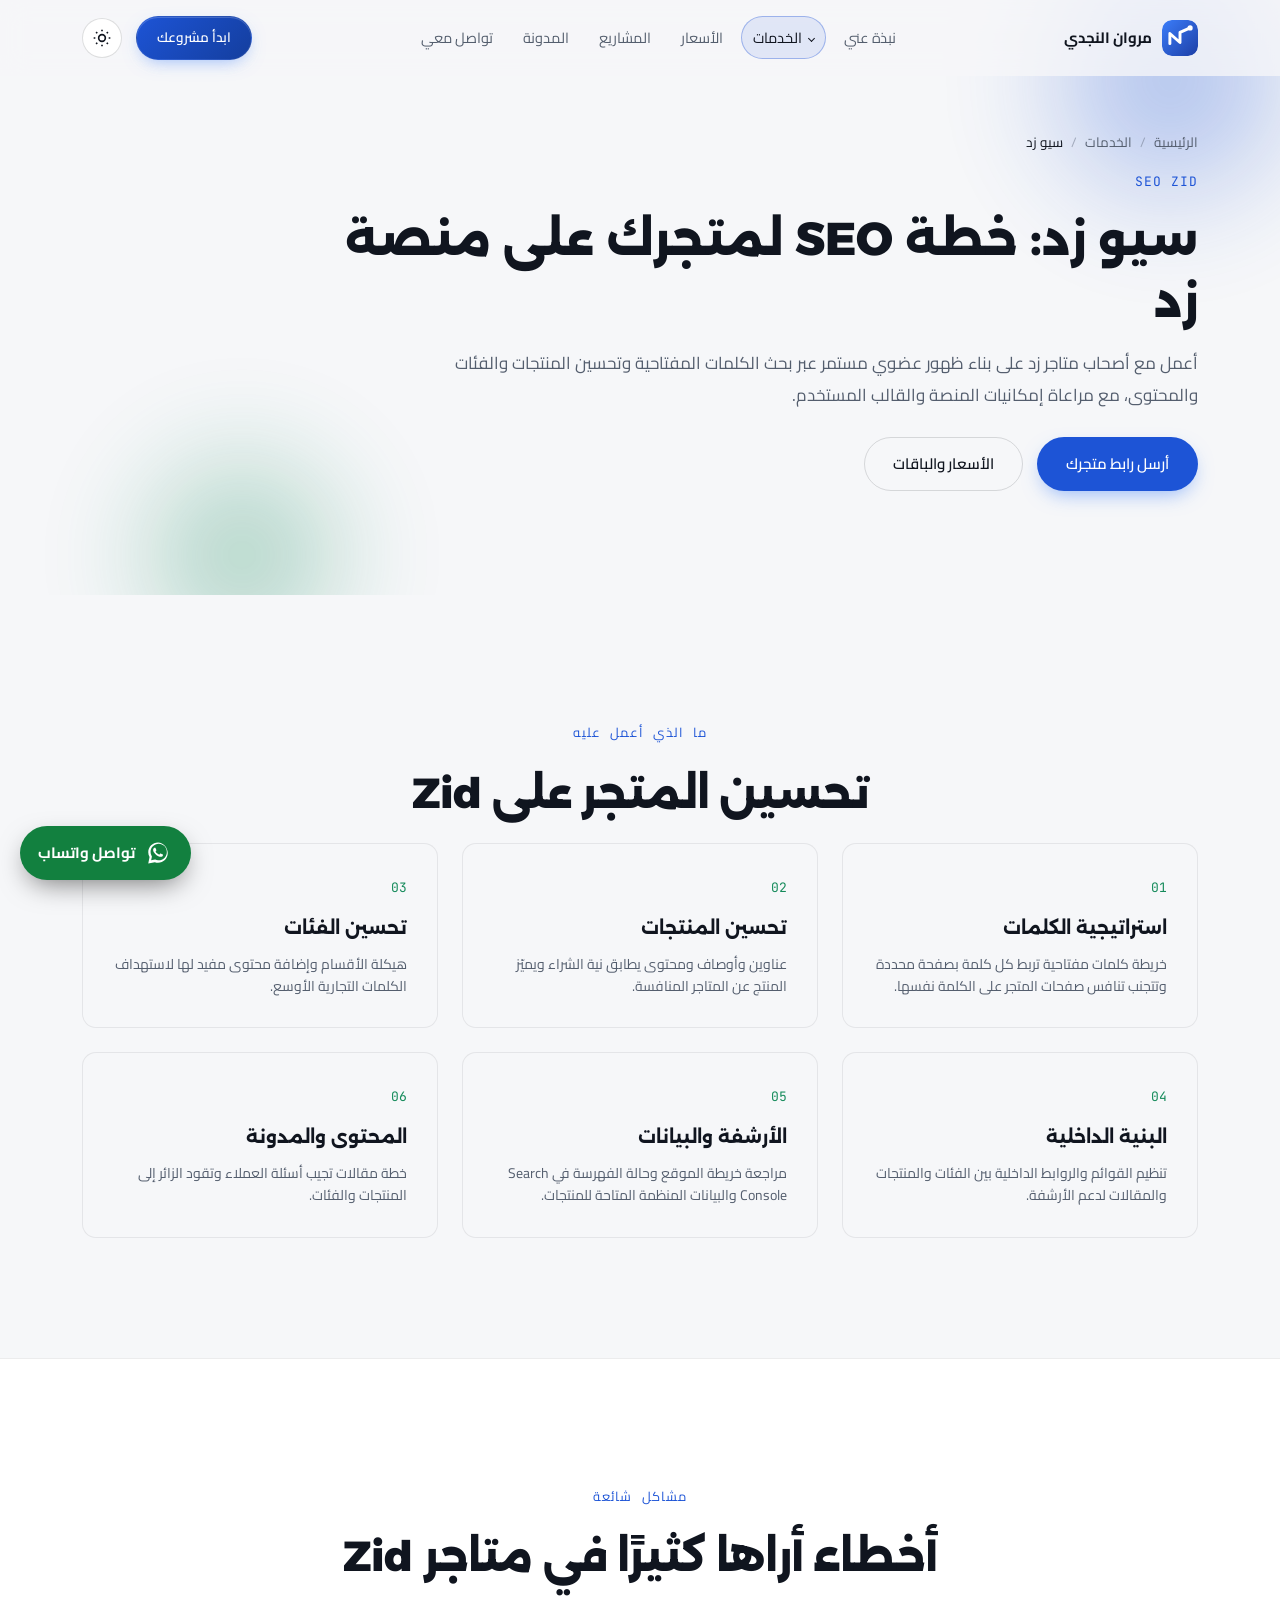
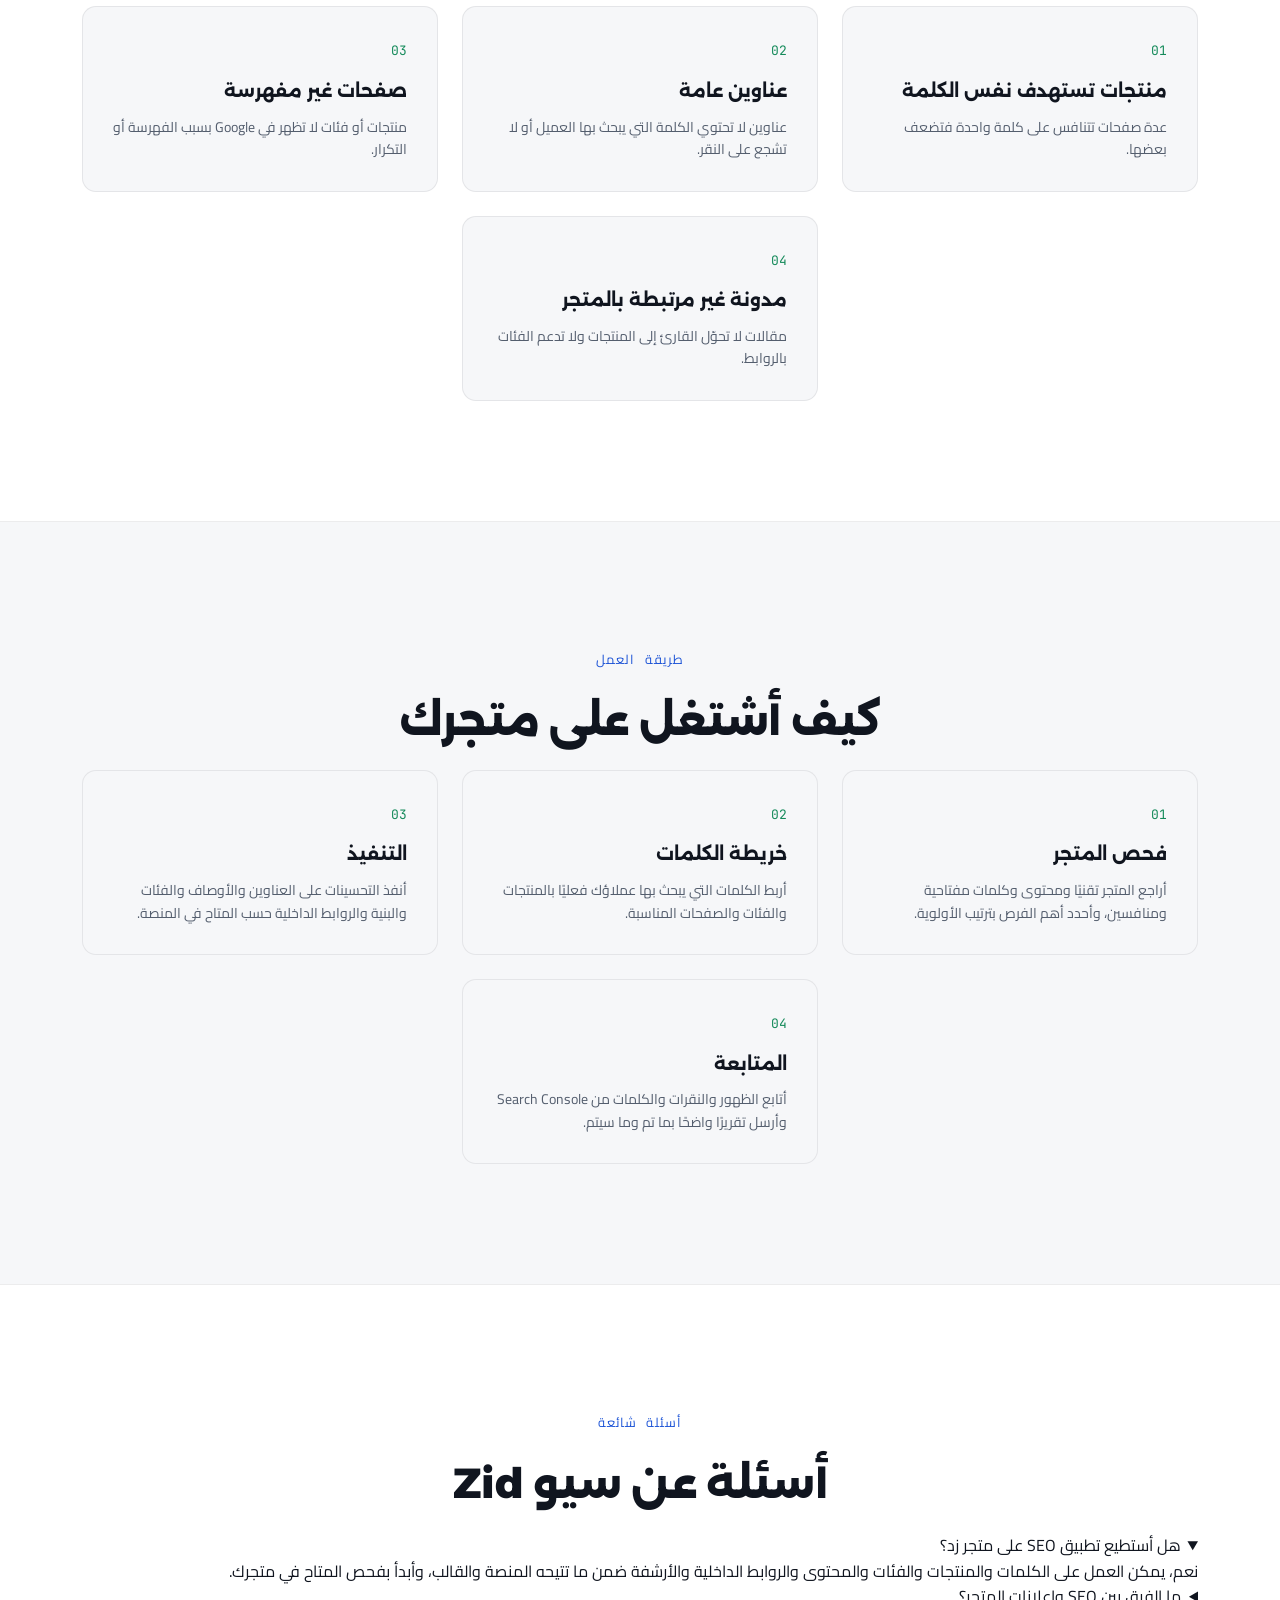
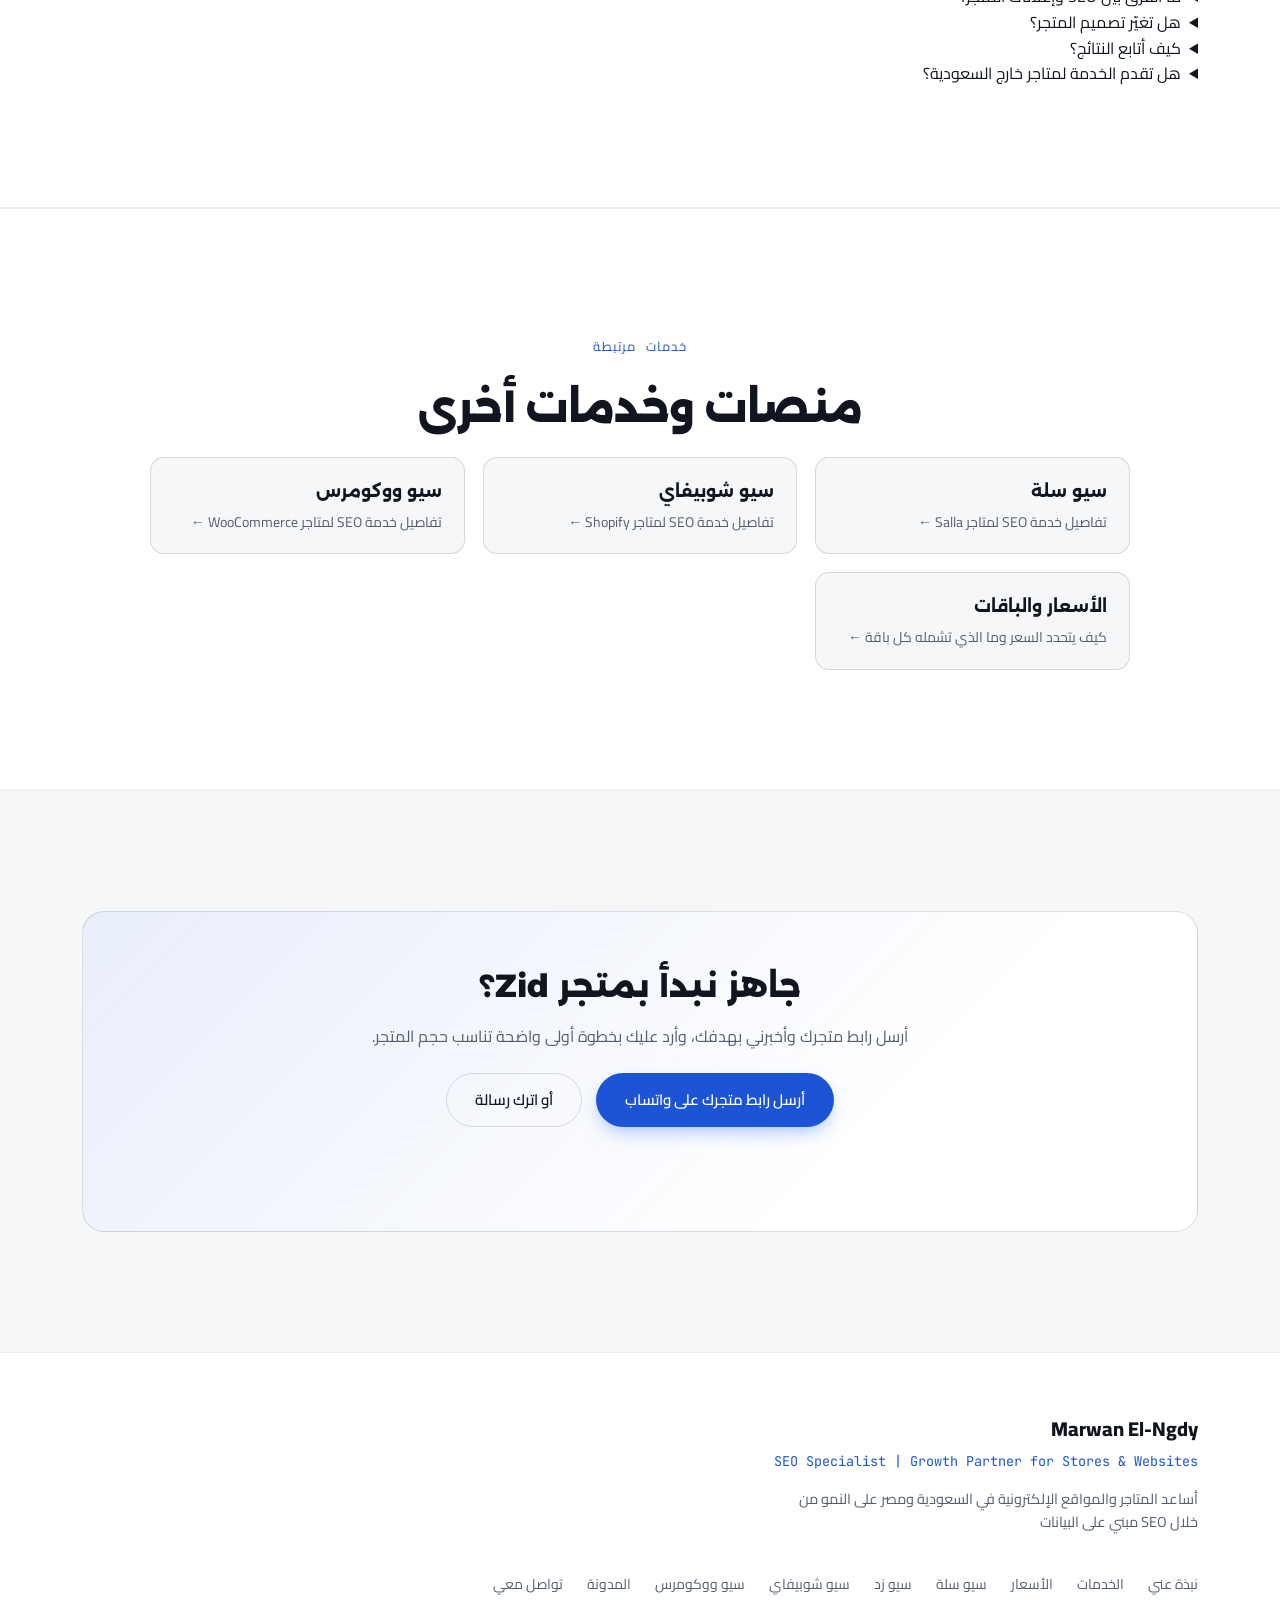
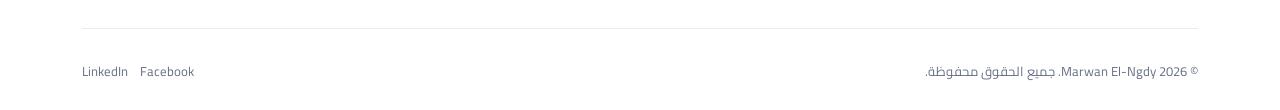
<file: zid-seo.html>
<!DOCTYPE html>
<html lang="ar" dir="rtl" data-theme="dark">
<head>
<meta charset="UTF-8">
<meta name="viewport" content="width=device-width,initial-scale=1,viewport-fit=cover">
<meta name="theme-color" content="#0f172a" media="(prefers-color-scheme: dark)">
<meta name="theme-color" content="#ffffff" media="(prefers-color-scheme: light)">
<script>(function(){try{var t=localStorage.getItem('marwan-portfolio-theme');if(t!=='light'&&t!=='dark'){t=(window.matchMedia&&window.matchMedia('(prefers-color-scheme: light)').matches)?'light':'dark';}document.documentElement.setAttribute('data-theme',t);}catch(e){}})();</script>
<link rel="icon" type="image/svg+xml" href="favicon.svg">
<title>سيو زد | تحسين محركات البحث لمتاجر زد – مروان النجدي</title>
<meta name="description" content="خدمة سيو لمتاجر زد: بحث كلمات مفتاحية وتحسين المنتجات والفئات والمحتوى والبنية الداخلية لزيادة الظهور العضوي في السعودية.">
<meta name="robots" content="index, follow, max-image-preview:large">
<link rel="canonical" href="https://marwanelngdy55-ctrl.github.io/marwan-portofolio/zid-seo.html">
<link rel="alternate" hreflang="ar" href="https://marwanelngdy55-ctrl.github.io/marwan-portofolio/zid-seo.html">
<link rel="alternate" hreflang="x-default" href="https://marwanelngdy55-ctrl.github.io/marwan-portofolio/zid-seo.html">
<meta property="og:type" content="website"><meta property="og:site_name" content="مروان النجدي"><meta property="og:locale" content="ar_SA"><meta property="og:title" content="سيو زد | تحسين محركات البحث لمتاجر زد – مروان النجدي"><meta property="og:description" content="خدمة سيو لمتاجر زد: بحث كلمات مفتاحية وتحسين المنتجات والفئات والمحتوى والبنية الداخلية لزيادة الظهور العضوي في السعودية."><meta property="og:url" content="https://marwanelngdy55-ctrl.github.io/marwan-portofolio/zid-seo.html"><meta property="og:image" content="https://marwanelngdy55-ctrl.github.io/marwan-portofolio/assets/marwan.webp"><meta property="og:image:width" content="900"><meta property="og:image:height" content="900"><meta property="og:image:alt" content="مروان النجدي - متخصص SEO للمتاجر الإلكترونية">
<meta name="twitter:card" content="summary_large_image"><meta name="twitter:title" content="سيو زد | تحسين محركات البحث لمتاجر زد – مروان النجدي"><meta name="twitter:description" content="خدمة سيو لمتاجر زد: بحث كلمات مفتاحية وتحسين المنتجات والفئات والمحتوى والبنية الداخلية لزيادة الظهور العضوي في السعودية."><meta name="twitter:image" content="https://marwanelngdy55-ctrl.github.io/marwan-portofolio/assets/marwan.webp">
<link rel="preconnect" href="https://fonts.googleapis.com"><link rel="preconnect" href="https://fonts.gstatic.com" crossorigin>
<link rel="preload" as="style" href="https://fonts.googleapis.com/css2?family=Alexandria:wght@600;700;800&family=Cairo:wght@400;600;700&family=JetBrains+Mono:wght@400&display=swap" onload="this.onload=null;this.rel='stylesheet'">
<noscript><link rel="stylesheet" href="https://fonts.googleapis.com/css2?family=Alexandria:wght@600;700;800&family=Cairo:wght@400;600;700&family=JetBrains+Mono:wght@400&display=swap"></noscript>
<link rel="stylesheet" href="style.css"><link rel="stylesheet" href="motion.css">
<script type="application/ld+json">{"@context":"https://schema.org","@type":"BreadcrumbList","itemListElement":[{"@type":"ListItem","position":1,"name":"الرئيسية","item":"https://marwanelngdy55-ctrl.github.io/marwan-portofolio/index.html"},{"@type":"ListItem","position":2,"name":"الخدمات","item":"https://marwanelngdy55-ctrl.github.io/marwan-portofolio/index.html#services"},{"@type":"ListItem","position":3,"name":"سيو زد","item":"https://marwanelngdy55-ctrl.github.io/marwan-portofolio/zid-seo.html"}]}</script>
<script type="application/ld+json">{"@context":"https://schema.org","@type":"Service","name":"سيو زد","description":"خدمة سيو لمتاجر زد: بحث كلمات مفتاحية وتحسين المنتجات والفئات والمحتوى والبنية الداخلية لزيادة الظهور العضوي في السعودية.","serviceType":"Ecommerce SEO","url":"https://marwanelngdy55-ctrl.github.io/marwan-portofolio/zid-seo.html","areaServed":["SA","EG"],"provider":{"@type":"Person","@id":"https://marwanelngdy55-ctrl.github.io/marwan-portofolio/#person","name":"Marwan El-Ngdy","url":"https://marwanelngdy55-ctrl.github.io/marwan-portofolio/"}}</script>
<script type="application/ld+json">{"@context":"https://schema.org","@type":"FAQPage","mainEntity":[{"@type":"Question","name":"هل أستطيع تطبيق SEO على متجر زد؟","acceptedAnswer":{"@type":"Answer","text":"نعم، يمكن العمل على الكلمات والمنتجات والفئات والمحتوى والروابط الداخلية والأرشفة ضمن ما تتيحه المنصة والقالب، وأبدأ بفحص المتاح في متجرك."}},{"@type":"Question","name":"ما الفرق بين SEO وإعلانات المتجر؟","acceptedAnswer":{"@type":"Answer","text":"الإعلانات تعطي زيارات فورية وتتوقف بتوقف الميزانية، أما SEO فيبني ظهورًا عضويًا يحتاج وقتًا لكنه يستمر ويقلل الاعتماد على الإعلانات."}},{"@type":"Question","name":"هل تغيّر تصميم المتجر؟","acceptedAnswer":{"@type":"Answer","text":"تركيزي على SEO والمحتوى والبنية. أي تغيير في التصميم أو القالب يتم بالتنسيق معك ولا يتم دون موافقتك."}},{"@type":"Question","name":"كيف أتابع النتائج؟","acceptedAnswer":{"@type":"Answer","text":"عبر تقارير دورية من Search Console وAnalytics توضح الظهور والنقرات والكلمات والصفحات الأفضل أداءً وما تم تنفيذه."}},{"@type":"Question","name":"هل تقدم الخدمة لمتاجر خارج السعودية؟","acceptedAnswer":{"@type":"Answer","text":"نعم، أعمل مع متاجر تستهدف السعودية ومصر، ويمكن مناقشة أسواق خليجية أخرى حسب الحالة."}}]}</script>
</head>
<body>
<div class="scroll-progress" id="scroll-progress"></div>
<nav class="nav" id="nav"><div class="nav__inner"><a href="index.html" class="nav__brand" aria-label="مروان النجدي - الرئيسية"><img src="logo-mark-blue.svg" alt="مروان النجدي" class="nav__brand-mark" width="32" height="32" decoding="async"><span class="nav__brand-text">مروان النجدي</span></a><ul class="nav__links"><li><a class="nav__link" href="index.html#about">نبذة عني</a></li><li class="nav__item nav__item--dropdown"><a class="nav__link is-active" href="index.html#services" aria-haspopup="true">الخدمات</a><ul class="nav__dropdown"><li><a href="index.html#services">كل الخدمات</a></li><li><a href="salla-seo.html">سيو سلة</a></li><li><a href="shopify-seo.html">سيو شوبيفاي</a></li><li><a class="is-active" href="zid-seo.html">سيو زد</a></li><li><a href="woocommerce-seo.html">سيو ووكومرس</a></li></ul></li><li><a class="nav__link" href="pricing.html">الأسعار</a></li><li><a class="nav__link" href="index.html#projects">المشاريع</a></li><li><a class="nav__link" href="blog.html">المدونة</a></li><li><a class="nav__link" href="index.html#contact">تواصل معي</a></li></ul><div class="nav__actions"><a href="index.html#contact" class="btn btn--primary btn--sm">ابدأ مشروعك</a><button class="theme-toggle" id="theme-toggle" aria-label="تبديل الوضع الليلي/النهاري"><svg class="icon icon--sun" viewBox="0 0 24 24" fill="none" stroke="currentColor" stroke-width="2"><circle cx="12" cy="12" r="4"/><path d="M12 2v2M12 20v2M4.9 4.9l1.4 1.4M17.7 17.7l1.4 1.4M2 12h2M20 12h2M4.9 19.1l1.4-1.4M17.7 6.3l1.4-1.4"/></svg><svg class="icon icon--moon" viewBox="0 0 24 24" fill="none" stroke="currentColor" stroke-width="2"><path d="M21 12.8A9 9 0 1 1 11.2 3 7 7 0 0 0 21 12.8z"/></svg></button><button class="nav__burger" id="nav-burger" aria-label="فتح القائمة" aria-expanded="false"><span></span><span></span><span></span></button></div></div></nav><main><header class="page-hero"><div class="page-hero__inner"><nav class="breadcrumbs" aria-label="مسار التنقل"><a href="index.html">الرئيسية</a><span class="breadcrumbs__sep">/</span><a href="index.html#services">الخدمات</a><span class="breadcrumbs__sep">/</span><span aria-current="page">سيو زد</span></nav><span class="section__eyebrow">SEO Zid</span><h1 class="page-hero__title">سيو زد: خطة SEO لمتجرك على منصة زد</h1><p class="page-hero__lead">أعمل مع أصحاب متاجر زد على بناء ظهور عضوي مستمر عبر بحث الكلمات المفتاحية وتحسين المنتجات والفئات والمحتوى، مع مراعاة إمكانيات المنصة والقالب المستخدم.</p><div class="hero__cta"><a class="btn btn--primary btn--glow" href="https://wa.me/201010988730?text=%D8%A7%D9%84%D8%B3%D9%84%D8%A7%D9%85%20%D8%B9%D9%84%D9%8A%D9%83%D9%85%20%D9%8A%D8%A7%20%D9%85%D8%B1%D9%88%D8%A7%D9%86%D8%8C%20%D8%B9%D9%86%D8%AF%D9%8A%20%D9%85%D8%AA%D8%AC%D8%B1%20%D8%B9%D9%84%D9%89%20%D8%B2%D8%AF%20%D9%88%D8%A3%D8%B1%D9%8A%D8%AF%20%D8%AA%D8%AD%D8%B3%D9%8A%D9%86%20SEO.%20%D8%B1%D8%A7%D8%A8%D8%B7%20%D8%A7%D9%84%D9%85%D8%AA%D8%AC%D8%B1%3A%20" target="_blank" rel="noopener">أرسل رابط متجرك</a><a class="btn btn--ghost" href="pricing.html">الأسعار والباقات</a></div></div></header>
<section class="section"><div class="section__inner"><span class="section__eyebrow center">ما الذي أعمل عليه</span><h2 class="section__title center">تحسين المتجر على Zid</h2><div class="services-grid"><div class="service-card"><span class="service-card__num">01</span><h3 class="service-card__title">استراتيجية الكلمات</h3><p class="service-card__desc">خريطة كلمات مفتاحية تربط كل كلمة بصفحة محددة وتتجنب تنافس صفحات المتجر على الكلمة نفسها.</p></div><div class="service-card"><span class="service-card__num">02</span><h3 class="service-card__title">تحسين المنتجات</h3><p class="service-card__desc">عناوين وأوصاف ومحتوى يطابق نية الشراء ويميّز المنتج عن المتاجر المنافسة.</p></div><div class="service-card"><span class="service-card__num">03</span><h3 class="service-card__title">تحسين الفئات</h3><p class="service-card__desc">هيكلة الأقسام وإضافة محتوى مفيد لها لاستهداف الكلمات التجارية الأوسع.</p></div><div class="service-card"><span class="service-card__num">04</span><h3 class="service-card__title">البنية الداخلية</h3><p class="service-card__desc">تنظيم القوائم والروابط الداخلية بين الفئات والمنتجات والمقالات لدعم الأرشفة.</p></div><div class="service-card"><span class="service-card__num">05</span><h3 class="service-card__title">الأرشفة والبيانات</h3><p class="service-card__desc">مراجعة خريطة الموقع وحالة الفهرسة في Search Console والبيانات المنظمة المتاحة للمنتجات.</p></div><div class="service-card"><span class="service-card__num">06</span><h3 class="service-card__title">المحتوى والمدونة</h3><p class="service-card__desc">خطة مقالات تجيب أسئلة العملاء وتقود الزائر إلى المنتجات والفئات.</p></div></div></div></section>
<section class="section section--alt"><div class="section__inner"><span class="section__eyebrow center">مشاكل شائعة</span><h2 class="section__title center">أخطاء أراها كثيرًا في متاجر Zid</h2><div class="services-grid"><div class="service-card"><span class="service-card__num">01</span><h3 class="service-card__title">منتجات تستهدف نفس الكلمة</h3><p class="service-card__desc">عدة صفحات تتنافس على كلمة واحدة فتضعف بعضها.</p></div><div class="service-card"><span class="service-card__num">02</span><h3 class="service-card__title">عناوين عامة</h3><p class="service-card__desc">عناوين لا تحتوي الكلمة التي يبحث بها العميل أو لا تشجع على النقر.</p></div><div class="service-card"><span class="service-card__num">03</span><h3 class="service-card__title">صفحات غير مفهرسة</h3><p class="service-card__desc">منتجات أو فئات لا تظهر في Google بسبب الفهرسة أو التكرار.</p></div><div class="service-card"><span class="service-card__num">04</span><h3 class="service-card__title">مدونة غير مرتبطة بالمتجر</h3><p class="service-card__desc">مقالات لا تحوّل القارئ إلى المنتجات ولا تدعم الفئات بالروابط.</p></div></div></div></section>
<section class="section"><div class="section__inner"><span class="section__eyebrow center">طريقة العمل</span><h2 class="section__title center">كيف أشتغل على متجرك</h2><div class="services-grid"><div class="service-card"><span class="service-card__num">01</span><h3 class="service-card__title">فحص المتجر</h3><p class="service-card__desc">أراجع المتجر تقنيًا ومحتوى وكلمات مفتاحية ومنافسين، وأحدد أهم الفرص بترتيب الأولوية.</p></div><div class="service-card"><span class="service-card__num">02</span><h3 class="service-card__title">خريطة الكلمات</h3><p class="service-card__desc">أربط الكلمات التي يبحث بها عملاؤك فعليًا بالمنتجات والفئات والصفحات المناسبة.</p></div><div class="service-card"><span class="service-card__num">03</span><h3 class="service-card__title">التنفيذ</h3><p class="service-card__desc">أنفذ التحسينات على العناوين والأوصاف والفئات والبنية والروابط الداخلية حسب المتاح في المنصة.</p></div><div class="service-card"><span class="service-card__num">04</span><h3 class="service-card__title">المتابعة</h3><p class="service-card__desc">أتابع الظهور والنقرات والكلمات من Search Console وأرسل تقريرًا واضحًا بما تم وما سيتم.</p></div></div></div></section>
<section class="section section--alt" id="faq"><div class="section__inner"><span class="section__eyebrow center">أسئلة شائعة</span><h2 class="section__title center">أسئلة عن سيو Zid</h2><div class="faq-list"><details class="faq-item" open><summary class="faq-item__q">هل أستطيع تطبيق SEO على متجر زد؟</summary><p class="faq-item__a">نعم، يمكن العمل على الكلمات والمنتجات والفئات والمحتوى والروابط الداخلية والأرشفة ضمن ما تتيحه المنصة والقالب، وأبدأ بفحص المتاح في متجرك.</p></details><details class="faq-item"><summary class="faq-item__q">ما الفرق بين SEO وإعلانات المتجر؟</summary><p class="faq-item__a">الإعلانات تعطي زيارات فورية وتتوقف بتوقف الميزانية، أما SEO فيبني ظهورًا عضويًا يحتاج وقتًا لكنه يستمر ويقلل الاعتماد على الإعلانات.</p></details><details class="faq-item"><summary class="faq-item__q">هل تغيّر تصميم المتجر؟</summary><p class="faq-item__a">تركيزي على SEO والمحتوى والبنية. أي تغيير في التصميم أو القالب يتم بالتنسيق معك ولا يتم دون موافقتك.</p></details><details class="faq-item"><summary class="faq-item__q">كيف أتابع النتائج؟</summary><p class="faq-item__a">عبر تقارير دورية من Search Console وAnalytics توضح الظهور والنقرات والكلمات والصفحات الأفضل أداءً وما تم تنفيذه.</p></details><details class="faq-item"><summary class="faq-item__q">هل تقدم الخدمة لمتاجر خارج السعودية؟</summary><p class="faq-item__a">نعم، أعمل مع متاجر تستهدف السعودية ومصر، ويمكن مناقشة أسواق خليجية أخرى حسب الحالة.</p></details></div></div></section>
<section class="section section--alt"><div class="section__inner"><span class="section__eyebrow center">خدمات مرتبطة</span><h2 class="section__title center">منصات وخدمات أخرى</h2><div class="link-cards"><a class="link-card" href="salla-seo.html"><strong>سيو سلة</strong><span>تفاصيل خدمة SEO لمتاجر Salla ←</span></a><a class="link-card" href="shopify-seo.html"><strong>سيو شوبيفاي</strong><span>تفاصيل خدمة SEO لمتاجر Shopify ←</span></a><a class="link-card" href="woocommerce-seo.html"><strong>سيو ووكومرس</strong><span>تفاصيل خدمة SEO لمتاجر WooCommerce ←</span></a><a class="link-card" href="pricing.html"><strong>الأسعار والباقات</strong><span>كيف يتحدد السعر وما الذي تشمله كل باقة ←</span></a></div></div></section>
<section class="section"><div class="section__inner"><div class="cta-band"><h2 class="cta-band__title">جاهز نبدأ بمتجر Zid؟</h2><p class="cta-band__text">أرسل رابط متجرك وأخبرني بهدفك، وأرد عليك بخطوة أولى واضحة تناسب حجم المتجر.</p><div class="hero__cta"><a class="btn btn--primary btn--glow" href="https://wa.me/201010988730?text=%D8%A7%D9%84%D8%B3%D9%84%D8%A7%D9%85%20%D8%B9%D9%84%D9%8A%D9%83%D9%85%20%D9%8A%D8%A7%20%D9%85%D8%B1%D9%88%D8%A7%D9%86%D8%8C%20%D8%B9%D9%86%D8%AF%D9%8A%20%D9%85%D8%AA%D8%AC%D8%B1%20%D8%B9%D9%84%D9%89%20%D8%B2%D8%AF%20%D9%88%D8%A3%D8%B1%D9%8A%D8%AF%20%D8%AA%D8%AD%D8%B3%D9%8A%D9%86%20SEO.%20%D8%B1%D8%A7%D8%A8%D8%B7%20%D8%A7%D9%84%D9%85%D8%AA%D8%AC%D8%B1%3A%20" target="_blank" rel="noopener">أرسل رابط متجرك على واتساب</a><a class="btn btn--ghost" href="index.html#contact">أو اترك رسالة</a></div></div></div></section>
</main>
<footer class="footer"><div class="footer__inner"><div class="footer__brand"><span class="footer__name">Marwan El-Ngdy</span><span class="footer__title">SEO Specialist | Growth Partner for Stores &amp; Websites</span><p class="footer__statement">أساعد المتاجر والمواقع الإلكترونية في السعودية ومصر على النمو من خلال SEO مبني على البيانات</p></div><div class="footer__links"><a href="index.html#about">نبذة عني</a><a href="index.html#services">الخدمات</a><a href="pricing.html">الأسعار</a><a href="salla-seo.html">سيو سلة</a><a href="zid-seo.html">سيو زد</a><a href="shopify-seo.html">سيو شوبيفاي</a><a href="woocommerce-seo.html">سيو ووكومرس</a><a href="blog.html">المدونة</a><a href="index.html#contact">تواصل معي</a></div><div class="footer__meta"><span>© <span id="year"></span> Marwan El-Ngdy. جميع الحقوق محفوظة.</span><div style="display:flex;gap:12px"><a href="https://www.facebook.com/marwan.elngdy.308" target="_blank" rel="noopener">Facebook</a><a href="https://www.linkedin.com/in/marwan-elngdy/" target="_blank" rel="noopener">LinkedIn</a></div></div></div></footer><a class="wa-float" href="https://wa.me/201010988730?text=%D8%A7%D9%84%D8%B3%D9%84%D8%A7%D9%85%20%D8%B9%D9%84%D9%8A%D9%83%D9%85%20%D9%8A%D8%A7%20%D9%85%D8%B1%D9%88%D8%A7%D9%86%D8%8C%20%D8%B9%D9%86%D8%AF%D9%8A%20%D9%85%D8%AA%D8%AC%D8%B1%20%D8%B9%D9%84%D9%89%20%D8%B2%D8%AF%20%D9%88%D8%A3%D8%B1%D9%8A%D8%AF%20%D8%AA%D8%AD%D8%B3%D9%8A%D9%86%20SEO.%20%D8%B1%D8%A7%D8%A8%D8%B7%20%D8%A7%D9%84%D9%85%D8%AA%D8%AC%D8%B1%3A%20" target="_blank" rel="noopener" aria-label="تواصل معي عبر واتساب"><svg viewBox="0 0 32 32" width="26" height="26" aria-hidden="true" fill="currentColor"><path d="M16.04 3C9.4 3 4 8.38 4 15.02c0 2.12.55 4.19 1.6 6.01L4 29l8.12-1.57a12.03 12.03 0 0 0 3.92.65C22.68 28.08 28 22.7 28 16.06 28 9.4 22.68 3 16.04 3zm0 22.04c-1.2 0-2.38-.32-3.4-.93l-.25-.15-4.82.93.95-4.7-.17-.27a9.97 9.97 0 0 1-1.5-5.3c0-5.5 4.5-9.98 10.03-9.98 5.52 0 10 4.47 10 9.98 0 5.52-4.48 10.42-10.04 10.42zm5.5-7.5c-.3-.15-1.78-.88-2.06-.98-.27-.1-.47-.15-.67.15-.2.3-.77.98-.95 1.18-.17.2-.35.22-.65.07-.3-.15-1.27-.47-2.4-1.5-.9-.8-1.5-1.78-1.67-2.08-.17-.3-.02-.46.13-.6.13-.14.3-.35.45-.52.15-.18.2-.3.3-.5.1-.2.05-.37-.02-.52-.08-.15-.67-1.62-.92-2.22-.24-.58-.49-.5-.67-.5h-.57c-.2 0-.52.07-.8.37-.27.3-1.04 1.02-1.04 2.48 0 1.46 1.07 2.88 1.22 3.08.15.2 2.1 3.2 5.08 4.5.7.3 1.26.5 1.7.62.72.23 1.37.2 1.88.12.57-.08 1.78-.73 2.03-1.43.25-.7.25-1.3.17-1.43-.07-.12-.27-.2-.57-.35z"/></svg><span>تواصل واتساب</span></a>
<script src="script.js"></script><script defer src="motion.js"></script>
<script>(function(){var l=0,ev=['scroll','pointerdown','keydown','touchstart'];function go(){if(l)return;l=1;ev.forEach(function(e){removeEventListener(e,go)});window.dataLayer=window.dataLayer||[];window.gtag=function(){dataLayer.push(arguments)};gtag('js',new Date());gtag('config','G-4TF4FLN5Q1');dataLayer.push({'gtm.start':Date.now(),event:'gtm.js'});['https://www.googletagmanager.com/gtm.js?id=GTM-KWVVZ4HT','https://www.googletagmanager.com/gtag/js?id=G-4TF4FLN5Q1'].forEach(function(u){var s=document.createElement('script');s.async=1;s.src=u;document.head.appendChild(s)})}ev.forEach(function(e){addEventListener(e,go,{passive:true,once:true})});addEventListener('load',function(){setTimeout(go,4000)})})();</script>
</body>
</html>
</file>
<file: style.css>
:root{--bg:#0A0E14;--bg-elevated:#10151F;--bg-elevated-2:#161C29;--border:rgba(232,236,241,0.09);--border-strong:rgba(232,236,241,0.16);--text:#E8ECF1;--text-muted:#8B95A5;--text-faint:#7D8797;--accent:#3B7DFA;--accent-strong:#275FDB;--accent-soft:rgba(59,125,250,0.14);--link:#5B9DFF;--link-strong:#7FB2FF;--gold:#2FD68C;--gold-soft:rgba(47,214,140,0.14);--danger:#E4667A;--shadow-sm:0 1px 2px rgba(0,0,0,0.3);--shadow-md:0 8px 24px rgba(0,0,0,0.35);--shadow-lg:0 24px 64px rgba(0,0,0,0.45);--font-display:'Alexandria',sans-serif;--font-body:'Cairo',sans-serif;--font-mono:'JetBrains Mono','Cairo',monospace;--radius-sm:8px;--radius-md:14px;--radius-lg:22px;--container:1180px;--nav-h:76px;--ease:cubic-bezier(0.16, 1, 0.3, 1)}[data-theme=light]{--bg:#F6F7F9;--bg-elevated:#FFFFFF;--bg-elevated-2:#EEF0F3;--border:rgba(16,21,31,0.08);--border-strong:rgba(16,21,31,0.14);--text:#10151F;--text-muted:#545E6E;--text-faint:#677183;--accent:#1D54D6;--accent-strong:#143E9E;--accent-soft:rgba(29,84,214,0.10);--link:#1D6FE0;--link-strong:#1558B8;--gold:#148A5A;--gold-soft:rgba(20,138,90,0.10);--shadow-sm:0 1px 2px rgba(16,21,31,0.06);--shadow-md:0 8px 24px rgba(16,21,31,0.08);--shadow-lg:0 24px 64px rgba(16,21,31,0.12)}*,::after,::before{box-sizing:border-box}html{scroll-behavior:smooth;overflow-x:hidden;width:100%}body{margin:0;background:var(--bg);color:var(--text);font-family:var(--font-body);font-size:16px;line-height:1.6;-webkit-font-smoothing:antialiased;overflow-x:hidden;max-width:100%;transition:background .4s var(--ease),color .4s var(--ease)}img{max-width:100%;display:block}a{color:inherit;text-decoration:none}ul{list-style:none;margin:0;padding:0}button{font:inherit;cursor:pointer}input,textarea{font:inherit}h1,h2,h3,h4{font-family:var(--font-display);margin:0}p{margin:0}:focus-visible{outline:2px solid var(--accent);outline-offset:3px;border-radius:4px}.icon{width:20px;height:20px}.section{padding:120px 0}.section--alt{background:var(--bg-elevated);border-top:1px solid var(--border);border-bottom:1px solid var(--border)}.section__inner{max-width:var(--container);margin:0 auto;padding:0 32px}.section__eyebrow{display:block;font-family:var(--font-mono);font-size:13px;letter-spacing:.08em;text-transform:uppercase;color:var(--accent);margin:8px 0 16px}.section__title{font-size:clamp(28px, 4vw, 42px);font-weight:800;letter-spacing:-.02em;margin:0 0 16px}.section__subtitle{color:var(--text-muted);font-size:17px;max-width:620px;margin:0 0 56px}.center{text-align:center;margin-left:auto;margin-right:auto}.tag-row{display:flex;flex-wrap:wrap;gap:8px}.tag{font-family:var(--font-mono);font-size:12.5px;padding:6px 12px;border-radius:100px;border:1px solid var(--border-strong);background:var(--bg-elevated);color:var(--text-muted)}.tag--sm{font-size:11.5px;padding:5px 10px}.btn{display:inline-flex;align-items:center;justify-content:center;gap:8px;padding:14px 28px;border-radius:100px;font-weight:600;font-size:15px;border:1px solid transparent;transition:transform .25s var(--ease),box-shadow .25s var(--ease),background .25s var(--ease),border-color .25s var(--ease);white-space:nowrap;will-change:transform}.btn--primary{background:var(--accent);color:#fff;box-shadow:0 8px 20px -6px rgba(59,125,250,.55)}.btn--primary:hover{transform:translateY(-2px);box-shadow:0 12px 28px -6px rgba(59,125,250,.6);background:var(--accent-strong)}.btn--ghost{background:0 0;color:var(--text);border-color:var(--border-strong)}.btn--ghost:hover{border-color:var(--accent);color:var(--accent);transform:translateY(-2px)}.btn--block{width:100%}.btn--sm{padding:10px 20px;font-size:13.5px}.nav__actions .btn--primary{background:linear-gradient(135deg,var(--accent) 0,var(--accent-strong) 100%);box-shadow:0 6px 18px -6px rgba(59,125,250,.55),inset 0 1px 0 rgba(255,255,255,.18);border:1px solid rgba(255,255,255,.08)}.nav__actions .btn--primary:hover{background:linear-gradient(135deg,var(--accent-strong) 0,var(--accent) 100%);box-shadow:0 10px 26px -6px rgba(59,125,250,.7),inset 0 1px 0 rgba(255,255,255,.18)}.scroll-progress{position:fixed;top:0;left:0;height:3px;width:0%;background:linear-gradient(90deg,var(--accent),var(--gold));z-index:200;transition:width .1s linear}.hero__visual-float{animation:5.5s ease-in-out infinite heroFloat}@keyframes heroFloat{0%,100%{transform:translateY(0)}50%{transform:translateY(-14px)}}[data-tilt]{transition:transform .25s var(--ease)}[data-tilt-card]{transition:transform .3s var(--ease),box-shadow .3s var(--ease),border-color .3s;will-change:transform}.nav{position:fixed;top:0;left:0;right:0;z-index:100;height:var(--nav-h);background:color-mix(in srgb,var(--bg) 78%,transparent);backdrop-filter:blur(14px);border-bottom:1px solid transparent;transition:border-color .3s var(--ease),background .3s var(--ease)}.nav.is-scrolled{border-bottom-color:var(--border)}.nav__inner{max-width:var(--container);margin:0 auto;padding:0 32px;height:100%;display:flex;align-items:center;justify-content:space-between;gap:24px}.nav__brand{display:flex;align-items:center;gap:10px;font-weight:700}.nav__brand-mark{width:36px;height:36px;border-radius:10px;object-fit:contain;display:block;flex-shrink:0}.nav__brand-text{font-size:15px}.nav__links{display:flex;align-items:center;gap:30px}.nav__link{display:inline-block;font-size:14.5px;color:var(--text-muted);position:relative;padding:6px 0;transition:color .2s}.nav__link::after{content:'';position:absolute;left:0;right:100%;bottom:-4px;height:2px;background:var(--accent);transition:right .3s var(--ease)}.nav__link.is-active,.nav__link:hover{color:var(--text)}.nav__link.is-active::after{right:0}.nav__actions{display:flex;align-items:center;gap:14px}.theme-toggle{width:40px;height:40px;border-radius:100px;border:1px solid var(--border-strong);background:var(--bg-elevated);color:var(--text);display:flex;align-items:center;justify-content:center;transition:border-color .2s,transform .2s}.theme-toggle:hover{border-color:var(--accent);transform:rotate(12deg)}.icon--sun{display:none}[data-theme=light] .icon--sun{display:block}[data-theme=light] .icon--moon{display:none}[data-theme=dark] .icon--moon{display:block}.nav__burger{display:none;width:40px;height:40px;border:none;background:0 0;flex-direction:column;align-items:center;justify-content:center;gap:5px}.nav__burger span{width:22px;height:2px;background:var(--text);border-radius:2px;transition:transform .3s var(--ease),opacity .3s var(--ease)}.nav__burger.is-open span:first-child{transform:translateY(7px) rotate(45deg)}.nav__burger.is-open span:nth-child(2){opacity:0}.nav__burger.is-open span:nth-child(3){transform:translateY(-7px) rotate(-45deg)}.hero{min-height:auto;display:flex;flex-direction:column;justify-content:flex-start;padding:calc(var(--nav-h) + 40px) 0 80px;position:relative;background:radial-gradient(ellipse 900px 500px at 15% 0,var(--accent-soft),transparent 60%),radial-gradient(ellipse 700px 500px at 100% 20%,var(--gold-soft),transparent 60%)}.hero::before{content:'';position:absolute;inset:0;background-image:radial-gradient(circle,rgba(232,236,241,.14) 1px,transparent 1px);background-size:30px 30px;-webkit-mask-image:radial-gradient(ellipse 900px 560px at 50% 15%,black,transparent 72%);mask-image:radial-gradient(ellipse 900px 560px at 50% 15%,black,transparent 72%);opacity:.6;pointer-events:none;z-index:-1;animation:34s linear infinite gridDrift}[data-theme=light] .hero::before{background-image:radial-gradient(circle,rgba(16,21,31,.1) 1px,transparent 1px)}@keyframes gridDrift{from{background-position:0 0}to{background-position:60px 60px}}@media (prefers-reduced-motion:reduce){*{animation-duration:0s!important;animation-iteration-count:1!important;transition-duration:0s!important;scroll-behavior:auto!important}.hero::before{animation:none}}.hero__inner{max-width:var(--container);margin:0 auto;padding:0 32px;display:grid;grid-template-columns:1.05fr 0.95fr;grid-template-areas:"top    visual" "bottom visual";column-gap:64px;row-gap:12px;align-items:center}.hero__top{grid-area:top}.hero__bottom{grid-area:bottom}.eyebrow{display:inline-flex;align-items:center;gap:8px;font-family:var(--font-mono);font-size:13px;letter-spacing:.04em;color:var(--accent);background:var(--accent-soft);border:1px solid rgba(59,125,250,.28);padding:7px 14px;border-radius:100px;margin:0 0 24px}.eyebrow__dot{width:6px;height:6px;border-radius:50%;background:var(--accent);box-shadow:0 0 0 3px var(--accent-soft)}.hero__name{font-size:clamp(28px, 4vw, 44px);font-weight:800;letter-spacing:-.02em;line-height:1.15;margin-bottom:12px}.hero__headline{font-family:var(--font-mono);font-size:14px;color:var(--gold);margin-bottom:18px;letter-spacing:.01em}.hero__intro{font-size:16.5px;color:var(--text);margin-bottom:10px;max-width:520px;overflow-wrap:break-word}.hero__support{font-size:14px;color:var(--text-muted);margin-bottom:30px;max-width:520px;overflow-wrap:break-word}.hero__cta{display:flex;gap:14px;margin-bottom:56px;flex-wrap:wrap}.hero__stats{display:flex;gap:40px;flex-wrap:wrap}.hero__stat{display:flex;flex-direction:column}.hero__stat-num{font-family:var(--font-mono);font-size:30px;font-weight:700;color:var(--text);line-height:1.1}.hero__stat-label{font-size:13px;color:var(--text-faint);margin-top:4px}.hero__visual{grid-area:visual;display:flex;justify-content:center}.serp-card{width:100%;max-width:440px;background:var(--bg-elevated);border:1px solid var(--border-strong);border-radius:var(--radius-lg);box-shadow:var(--shadow-lg);overflow:hidden;transform:perspective(1200px) rotateY(-6deg) rotateX(2deg);transition:transform .5s var(--ease)}.serp-card:hover{transform:perspective(1200px) rotateY(-2deg) rotateX(1deg)}.serp-card__bar{display:flex;align-items:center;gap:8px;padding:14px 18px;background:var(--bg-elevated-2);border-bottom:1px solid var(--border);direction:ltr;text-align:left}.serp-card__dot{width:9px;height:9px;border-radius:50%;background:var(--border-strong)}.serp-card__dot:first-child{background:var(--danger);opacity:.7}.serp-card__dot:nth-child(2){background:var(--gold);opacity:.7}.serp-card__dot:nth-child(3){background:var(--accent);opacity:.7}.serp-card__url{font-family:var(--font-mono);font-size:11.5px;color:var(--text-faint);margin-left:6px;overflow:hidden;text-overflow:ellipsis;white-space:nowrap}.serp-card__body{padding:20px 18px;display:flex;flex-direction:column;gap:18px}.serp-result{display:flex;gap:12px}.serp-result__rank{font-family:var(--font-mono);font-size:12px;color:var(--text-faint);padding-top:3px;flex-shrink:0;width:24px}.serp-result--ranked .serp-result__rank{color:var(--accent);font-weight:700}.serp-result__text{display:flex;flex-direction:column;gap:4px;min-width:0}.serp-result__breadcrumb{font-family:var(--font-mono);font-size:11.5px;color:var(--accent);display:flex;align-items:center;gap:8px;flex-wrap:wrap}.serp-result__chip{font-size:10px;color:var(--text-faint);border:1px solid var(--border-strong);padding:1px 7px;border-radius:100px}.serp-result__title{font-size:15px;font-weight:700;color:var(--text)}.serp-result__title--muted{color:var(--text-faint);font-weight:500;font-size:13.5px}.serp-result__desc{font-size:13px;color:var(--text-muted);min-height:1.4em;display:block}.serp-result__desc::after{content:'';display:inline-block;width:2px;height:1em;background:var(--accent);margin-left:2px;vertical-align:-2px;animation:1s step-end infinite blink}@keyframes blink{50%{opacity:0}}.serp-result--ghost{opacity:.55}.serp-card__footer{display:flex;align-items:center;gap:12px;padding:14px 18px;border-top:1px solid var(--border);background:var(--bg-elevated-2);font-size:12px;color:var(--text-faint)}.serp-spark{width:90px;height:24px;color:var(--accent);flex-shrink:0}.serp-spark__value{color:var(--accent);font-family:var(--font-mono);margin-left:auto}.scroll-cue{position:absolute;bottom:32px;left:50%;transform:translateX(-50%);width:26px;height:42px;border:2px solid var(--border-strong);border-radius:100px;display:flex;justify-content:center;padding-top:8px}.scroll-cue span{width:4px;height:8px;border-radius:4px;background:var(--accent);animation:1.6s ease-in-out infinite scrollcue}@keyframes scrollcue{0%{transform:translateY(0);opacity:1}70%{transform:translateY(12px);opacity:0}100%{opacity:0}}.trusted-by{padding:44px 0 68px;position:relative}.trusted-by__inner{max-width:var(--container);margin:0 auto;padding:0 32px}.trusted-by__label{display:block;text-align:center;font-family:var(--font-mono);font-size:12.5px;letter-spacing:.02em;color:var(--text-faint);margin-bottom:26px}.logo-marquee{position:relative;overflow:hidden;direction:ltr}.logo-marquee::after,.logo-marquee::before{content:'';position:absolute;top:0;bottom:0;width:70px;z-index:2;pointer-events:none}.logo-marquee::before{right:0;background:linear-gradient(to left,var(--bg),transparent)}.logo-marquee::after{left:0;background:linear-gradient(to right,var(--bg),transparent)}.logo-marquee__track{display:flex;align-items:center;gap:18px;width:max-content;direction:ltr;animation:32s linear infinite logo-marquee-scroll}.logo-marquee:hover .logo-marquee__track{animation-play-state:paused}.logo-marquee__item{flex:0 0 auto;display:flex;align-items:center;justify-content:center;height:84px;width:168px;background:#fff;border:1px solid var(--border-strong);border-radius:var(--radius-md);padding:16px 22px;box-shadow:var(--shadow-sm);transition:transform .3s var(--ease),box-shadow .3s var(--ease),border-color .3s var(--ease)}.logo-marquee__item img{max-height:100%;max-width:100%;width:auto;height:auto;object-fit:contain;filter:grayscale(1) opacity(.72);transition:filter .3s var(--ease)}.logo-marquee__item--dark{background:#12161f;border-color:rgba(232,236,241,.14)}.logo-marquee__item--dark img{filter:opacity(.82)}.logo-marquee__item--dark:hover img{filter:opacity(1)}.logo-marquee__item:hover{transform:translateY(-3px);box-shadow:var(--shadow-md);border-color:var(--accent)}.logo-marquee__item:hover img{filter:grayscale(0) opacity(1)}@keyframes logo-marquee-scroll{from{transform:translateX(0)}to{transform:translateX(-50%)}}@media (max-width:720px){.logo-marquee::after,.logo-marquee::before{width:36px}.trusted-by{padding:32px 0 52px}.logo-marquee__item{height:68px;width:132px;padding:12px 16px}.logo-marquee__track{gap:14px;animation-duration:22s}}.about{display:grid;grid-template-columns:340px 1fr;gap:72px;align-items:start}.about__media{position:sticky;top:calc(var(--nav-h) + 40px);z-index:10}.about__photo{width:100%;aspect-ratio:4/5;border-radius:var(--radius-lg);overflow:hidden;background:var(--bg-elevated);border:1px solid var(--border-strong);position:relative;animation:6s ease-in-out infinite aboutPhotoFloat;transition:transform .3s var(--ease),box-shadow .3s var(--ease)}.about__photo:hover{box-shadow:var(--shadow-lg)}@keyframes aboutPhotoFloat{0%,100%{transform:translateY(0)}50%{transform:translateY(-10px)}}.about__photo img{width:100%;height:100%;object-fit:cover}.about__photo--empty{display:flex;align-items:center;justify-content:center}.about__photo--empty::before{content:'ME';font-family:var(--font-display);font-size:64px;font-weight:800;color:var(--border-strong)}.about__badge{position:absolute;background:var(--accent);color:#fff;border-radius:var(--radius-md);padding:16px 20px;box-shadow:var(--shadow-lg);display:flex;flex-direction:column;animation:3.2s ease-in-out infinite badgePulse}.about__badge--bottom{bottom:-22px;left:-22px}.about__badge--top{top:-22px;right:-22px;background:var(--gold);color:#06231a;animation-delay:1.6s}.about__badge-num{font-family:var(--font-mono);font-size:26px;font-weight:700;line-height:1}.about__badge-label{font-size:11.5px;margin-top:4px}@keyframes badgePulse{0%,100%{transform:scale(1)}50%{transform:scale(1.05)}}.about__lead{font-size:19px;margin-bottom:20px}.about__text{color:var(--text-muted);font-size:15.5px;margin-bottom:18px}.about__platforms{margin:28px 0 40px}.about__platforms-label{display:block;font-family:var(--font-mono);font-size:12px;color:var(--text-faint);margin-bottom:10px;text-transform:uppercase;letter-spacing:.06em}.strengths__title{font-size:16px;margin-bottom:18px}.strengths__grid{display:grid;grid-template-columns:repeat(2,1fr);gap:12px 20px}.strengths__grid li{font-size:14.5px;color:var(--text);padding-left:20px;position:relative}.strengths__grid li::before{content:'';position:absolute;left:0;top:8px;width:8px;height:8px;border-radius:2px;background:var(--gold)}.process{display:flex;flex-wrap:wrap;justify-content:center;gap:20px}.process__step{flex:0 1 calc(20% - 16px);background:var(--bg);border:1px solid var(--border);border-radius:var(--radius-md);padding:28px 22px;transition:transform .3s var(--ease),border-color .3s var(--ease)}.process__step:hover{transform:translateY(-4px);border-color:var(--border-strong)}.process__num{font-family:var(--font-mono);font-size:13px;color:var(--gold);display:block;margin-bottom:14px}.process__title{font-size:18px;margin-bottom:8px}.process__desc{font-size:13.5px;color:var(--text-muted)}.skills-grid{display:flex;flex-wrap:wrap;justify-content:center;gap:24px}.skill-card{flex:0 1 calc(33.333% - 16px);background:var(--bg-elevated);border:1px solid var(--border);border-radius:var(--radius-md);padding:28px;transition:transform .3s var(--ease),box-shadow .3s var(--ease),border-color .3s}.skill-card:hover{transform:translateY(-4px);box-shadow:var(--shadow-md);border-color:var(--border-strong)}.skill-card__title{font-size:17px;margin-bottom:16px;color:var(--accent)}.skill-card__title--spaced{margin-top:22px}.skill-card__list{display:flex;flex-direction:column;gap:10px}.skill-card__list li{font-size:14px;color:var(--text-muted);padding-left:16px;position:relative}.skill-card__list li::before{content:'—';position:absolute;left:0;color:var(--text-faint)}.skill-card__note{font-size:13.5px;color:var(--text-muted);margin-top:10px}.projects-grid{display:flex;flex-wrap:wrap;justify-content:center;gap:24px}.project-card{flex:0 1 calc(33.333% - 16px);background:var(--bg);border:1px solid var(--border);border-radius:var(--radius-md);padding:28px;display:flex;flex-direction:column;transition:transform .35s var(--ease),box-shadow .35s var(--ease),border-color .35s}.project-card:hover{transform:translateY(-6px);box-shadow:var(--shadow-md);border-color:var(--border-strong)}.project-card__head{display:flex;align-items:center;gap:14px;margin-bottom:16px}.project-card__logo{width:52px;height:52px;border-radius:14px;background:#fff;display:flex;align-items:center;justify-content:center;padding:9px;flex-shrink:0;box-shadow:0 4px 14px rgba(0,0,0,.18);overflow:hidden}.project-card__logo img{width:100%;height:100%;object-fit:contain}.project-card__head-text{display:flex;flex-direction:column;gap:5px}.project-card__industry{font-family:var(--font-mono);font-size:11.5px;color:var(--text-faint);text-transform:uppercase;letter-spacing:.05em}.project-card__result{font-family:var(--font-mono);font-size:12.5px;color:var(--accent);font-weight:600;white-space:nowrap}.project-card__title{font-size:19px;margin-bottom:10px}.project-card__desc{font-size:14px;color:var(--text-muted);margin-bottom:18px;flex-grow:1}.project-card__focus{display:flex;flex-wrap:wrap;gap:8px;margin-bottom:22px}.project-card__footer{display:flex;align-items:center;justify-content:space-between;gap:10px;padding-top:18px;border-top:1px solid var(--border)}.project-card__metric{font-size:12px;color:var(--gold);font-family:var(--font-mono)}.project-card__link{font-size:13.5px;font-weight:600;color:var(--accent);white-space:nowrap}.project-card__link:hover{text-decoration:underline}.timeline{position:relative;padding-left:40px;margin-bottom:80px}.timeline::before{content:'';position:absolute;left:7px;top:8px;bottom:8px;width:2px;background:linear-gradient(var(--accent),var(--border))}.timeline__item{position:relative;margin-bottom:40px}.timeline__item:last-child{margin-bottom:0}.timeline__marker{position:absolute;left:-40px;top:4px;width:16px;height:16px;border-radius:50%;background:var(--bg);border:2px solid var(--accent)}.timeline__marker::after{content:'';position:absolute;inset:3px;border-radius:50%;background:var(--accent)}.timeline__card{background:var(--bg-elevated);border:1px solid var(--border);border-radius:var(--radius-md);padding:28px 32px}.timeline__duration{font-family:var(--font-mono);font-size:12px;color:var(--gold);text-transform:uppercase;letter-spacing:.05em}.timeline__role{font-size:21px;margin:8px 0 6px}.timeline__progression{font-size:14.5px;color:var(--accent);margin-bottom:14px}.timeline__desc{font-size:14.5px;color:var(--text-muted);margin-bottom:16px}.timeline__list{display:grid;grid-template-columns:repeat(2,1fr);gap:8px 20px}.timeline__list li{font-size:13.5px;color:var(--text-muted);padding-left:16px;position:relative}.timeline__list li::before{content:'—';position:absolute;left:0;color:var(--text-faint)}.edu-lang{display:grid;grid-template-columns:1fr 1fr;gap:24px}.edu-lang__card{background:var(--bg-elevated);border:1px solid var(--border);border-radius:var(--radius-md);padding:28px}.edu-lang__title{font-size:13px;font-family:var(--font-mono);color:var(--accent);text-transform:uppercase;letter-spacing:.06em;margin-bottom:16px}.edu-lang__main{font-size:17px;font-weight:700;margin-bottom:4px}.edu-lang__sub{font-size:13.5px;color:var(--gold);margin-bottom:12px}.edu-lang__desc{font-size:14px;color:var(--text-muted)}.lang-row{display:flex;justify-content:space-between;padding:10px 0;border-bottom:1px solid var(--border);font-size:14.5px}.lang-row:last-child{border-bottom:none}.lang-row__level{color:var(--text-muted)}.services-grid{display:flex;flex-wrap:wrap;justify-content:center;gap:24px}.service-card{flex:0 1 calc(33.333% - 16px);padding:30px;border-radius:var(--radius-md);border:1px solid var(--border);background:var(--bg);transition:transform .3s var(--ease),border-color .3s}.service-card:hover{transform:translateY(-4px);border-color:var(--accent);box-shadow:0 16px 40px -10px rgba(59,125,250,.28)}.service-card__num{font-family:var(--font-mono);color:var(--gold);font-size:13px}.service-card__title{font-size:18px;margin:14px 0 10px}.service-card__desc{font-size:14px;color:var(--text-muted)}.results-grid{display:grid;grid-template-columns:1.4fr 1fr;gap:24px;align-items:stretch}.result-card{background:var(--bg-elevated);border:1px solid var(--border);border-radius:var(--radius-lg);padding:36px}.result-card--feature{background:linear-gradient(155deg,var(--bg-elevated),var(--bg-elevated-2));border-color:var(--border-strong)}.result-card__title{font-size:22px;margin-bottom:6px}.result-card__context{font-size:13.5px;color:var(--text-faint);font-family:var(--font-mono);margin-bottom:28px}.result-card__metrics{display:flex;gap:36px;margin-bottom:24px;flex-wrap:wrap}.result-metric{display:flex;flex-direction:column}.result-metric__value{font-family:var(--font-mono);font-size:34px;font-weight:700;color:var(--accent)}.result-metric__label{font-size:12.5px;color:var(--text-faint);margin-top:4px}.result-card__note{font-size:14px;color:var(--text-muted);line-height:1.7}.home-blog-grid{display:grid;grid-template-columns:repeat(auto-fill,minmax(280px,1fr));gap:22px;margin-top:8px}.home-blog-card{background:var(--bg-elevated);border:1px solid var(--border);border-radius:var(--radius-lg);overflow:hidden;display:flex;flex-direction:column;transition:transform .3s var(--ease),border-color .3s}.home-blog-card:hover{transform:translateY(-4px);border-color:var(--accent)}.home-blog-card__cover{aspect-ratio:16/9;background:var(--bg-elevated-2);overflow:hidden}.home-blog-card__cover img{width:100%;height:100%;object-fit:cover}.home-blog-card__body{padding:20px;display:flex;flex-direction:column;gap:8px}.home-blog-card__date{font-family:var(--font-mono);font-size:12px;color:var(--text-faint)}.home-blog-card__title{font-size:17px;font-weight:800}.home-blog-card__excerpt{color:var(--text-muted);font-size:14px}.home-blog-cta{display:flex;justify-content:center;margin-top:32px}.empty-state{color:var(--text-faint);text-align:center;padding:30px 10px;grid-column:1/-1}@media (max-width:480px){.home-blog-grid{grid-template-columns:1fr}}.result-card__before-after{display:flex;align-items:center;gap:16px;margin:28px 0 20px}.ba__value{font-family:var(--font-mono);font-size:30px;font-weight:700;color:var(--text-faint)}.ba__value--accent{color:var(--accent)}.ba__arrow{color:var(--gold);font-size:22px}.contact{display:grid;grid-template-columns:1fr 1fr;gap:64px;align-items:start}.contact__lead{margin-bottom:36px}.contact__list{display:flex;flex-direction:column;gap:18px;margin-bottom:32px}.contact__list li{display:flex;flex-direction:column;gap:4px}.contact__label{font-family:var(--font-mono);font-size:12px;color:var(--text-faint);text-transform:uppercase;letter-spacing:.05em}.contact__list a{font-size:17px;font-weight:600;transition:color .2s}.contact__list a:hover{color:var(--accent)}.contact__socials{display:flex;gap:12px}.social-btn{width:42px;height:42px;border-radius:100px;border:1px solid var(--border-strong);display:flex;align-items:center;justify-content:center;font-family:var(--font-mono);font-size:13px;text-transform:uppercase;color:var(--text-muted);transition:all .25s var(--ease)}.social-btn:hover{color:var(--accent);border-color:var(--accent);transform:translateY(-3px)}.contact__form{background:var(--bg-elevated);border:1px solid var(--border);border-radius:var(--radius-lg);padding:36px;display:flex;flex-direction:column;gap:20px}.form-row{display:flex;flex-direction:column;gap:8px}.form-row label{font-size:13px;color:var(--text-muted);font-weight:600}.form-row input,.form-row textarea{background:var(--bg);border:1px solid var(--border-strong);border-radius:var(--radius-sm);padding:13px 16px;color:var(--text);resize:vertical;transition:border-color .2s,box-shadow .2s}.form-row input:focus,.form-row textarea:focus{outline:0;border-color:var(--accent);box-shadow:0 0 0 3px var(--accent-soft)}.form-status{font-size:14px;color:var(--accent);min-height:1.2em;margin:0}.footer{background:var(--bg-elevated);border-top:1px solid var(--border);padding:60px 0 28px}.footer__inner{max-width:var(--container);margin:0 auto;padding:0 32px}.footer__brand{margin-bottom:40px}.footer__name{font-size:20px;font-weight:800;display:block}.footer__title{font-size:13.5px;color:var(--accent);font-family:var(--font-mono);display:block;margin:6px 0 14px}.footer__statement{font-size:14.5px;color:var(--text-muted);max-width:420px}.footer__links{display:flex;flex-wrap:wrap;gap:24px;margin-bottom:32px;padding-bottom:32px;border-bottom:1px solid var(--border)}.footer__links a{font-size:14px;color:var(--text-muted);transition:color .2s}.footer__links a:hover{color:var(--accent)}.footer__meta{display:flex;justify-content:space-between;align-items:center;flex-wrap:wrap;gap:12px;font-size:13px;color:var(--text-faint)}.footer__meta a{color:var(--text-faint);transition:color .2s}.footer__meta a:hover{color:var(--accent)}.reveal{opacity:0;transform:translateY(24px);transition:opacity .7s var(--ease),transform .7s var(--ease)}.reveal.is-visible{opacity:1;transform:translateY(0)}@media (max-width:1080px){.about{grid-template-columns:280px 1fr;gap:48px}.project-card,.service-card,.skill-card{flex-basis:calc(50% - 12px)}.process__step{flex-basis:calc(33.333% - 14px)}}@media (max-width:900px){.nav__links{display:none}.nav__burger{display:flex}.nav.is-open .nav__links{display:flex;position:absolute;top:var(--nav-h);left:0;right:0;background:var(--bg-elevated);border-bottom:1px solid var(--border);flex-direction:column;padding:20px 32px 28px;gap:8px}.nav.is-open .nav__link{display:block;padding:12px 0 16px;width:100%}.hero{min-height:auto;padding-top:calc(var(--nav-h) + 36px);padding-bottom:56px}.hero__inner{grid-template-columns:1fr;grid-template-areas:"top" "visual" "bottom";row-gap:40px}.serp-card{max-width:460px;width:100%;transform:none;margin:0 auto}.scroll-cue{display:none}.about{grid-template-columns:1fr}.about__media{position:relative;max-width:320px;margin:0 auto 60px}.results-grid{grid-template-columns:1fr}.contact{grid-template-columns:1fr;gap:48px}}[dir=rtl] .skill-card__list li,[dir=rtl] .strengths__grid li,[dir=rtl] .timeline__list li{padding-left:0;padding-right:20px}[dir=rtl] .skill-card__list li,[dir=rtl] .timeline__list li{padding-right:16px}[dir=rtl] .skill-card__list li::before,[dir=rtl] .strengths__grid li::before,[dir=rtl] .timeline__list li::before{left:auto;right:0}[dir=rtl] .timeline{padding-left:0;padding-right:40px}[dir=rtl] .timeline::before{left:auto;right:7px}[dir=rtl] .timeline__marker{left:auto;right:-40px}[dir=rtl] .serp-result__desc::after{margin-left:0;margin-right:2px}@media (max-width:720px){.section{padding:80px 0}.section__eyebrow{margin-bottom:18px}.section__subtitle{margin-bottom:40px}.process__step{flex-basis:calc(50% - 10px)}.project-card,.service-card,.skill-card{flex-basis:100%}.edu-lang{grid-template-columns:1fr}.timeline{padding-left:30px}.timeline__marker{left:-30px}.timeline__card{padding:22px 20px}.strengths__grid,.timeline__list{grid-template-columns:1fr}.hero__stats{gap:28px}.footer__meta{flex-direction:column;align-items:flex-start}[dir=rtl] .timeline{padding-right:30px;padding-left:0}[dir=rtl] .timeline__marker{right:-30px;left:auto}}@media (max-width:480px){.section__inner{padding:0 20px}.nav__inner{padding:0 16px;gap:10px}.nav__actions{gap:8px}.nav__actions .btn{display:none}.nav__brand-text{font-size:13.5px}.hero__inner{padding:0 20px;row-gap:32px}.footer__inner{padding:0 20px}.serp-card__bar{padding:12px 14px}.serp-card__url{font-size:10.5px}.serp-card__body{padding:16px 14px;gap:14px}.serp-result__breadcrumb,.serp-result__title{font-size:12.5px}.serp-card__footer{padding:12px 14px;flex-wrap:wrap}.serp-spark{width:70px}.hero__cta{flex-direction:column;align-items:stretch}.process__step{flex-basis:100%}.hero__name{font-size:30px}.about__media{max-width:240px}.about__badge{padding:12px 14px}.about__badge--bottom{bottom:-14px;left:-14px}.about__badge--top{top:-14px;right:-14px}.about__badge-num{font-size:21px}}.hidden{display:none!important}.orb-field{position:absolute;inset:0;pointer-events:none;z-index:-1}.orb{position:absolute;border-radius:50%;filter:blur(70px);opacity:.55;animation:20s ease-in-out infinite orbDrift;will-change:transform}.orb--accent{background:radial-gradient(circle,var(--accent) 0,transparent 70%)}.orb--gold{background:radial-gradient(circle,var(--gold) 0,transparent 70%);animation-duration:26s}[data-theme=light] .orb{opacity:.22}@keyframes orbDrift{0%,100%{transform:translate(0,0) scale(1)}33%{transform:translate(40px,-30px) scale(1.08)}66%{transform:translate(-30px,20px) scale(.95)}}@media (prefers-reduced-motion:reduce){.orb{animation:none}}.btn--primary{position:relative;overflow:hidden;isolation:isolate}.btn--primary::before{content:'';position:absolute;top:0;left:-60%;width:45%;height:100%;background:linear-gradient(120deg,transparent,rgba(255,255,255,.4),transparent);transform:skewX(-20deg);transition:left .65s var(--ease);z-index:1}.btn--primary:hover::before{left:130%}.btn--glow{animation:2.6s ease-in-out infinite btnGlowPulse}@keyframes btnGlowPulse{0%,100%{box-shadow:0 8px 20px -6px rgba(59,125,250,.55)}50%{box-shadow:0 10px 36px -4px rgba(59,125,250,.9)}}@media (prefers-reduced-motion:reduce){.btn--glow{animation:none}}.project-card,.service-card{position:relative;isolation:isolate}.project-card::after,.service-card::after{content:'';position:absolute;inset:0;border-radius:inherit;padding:1.5px;background:linear-gradient(135deg,var(--accent),var(--gold));-webkit-mask:linear-gradient(#fff 0 0) content-box,linear-gradient(#fff 0 0);-webkit-mask-composite:xor;mask-composite:exclude;opacity:0;transition:opacity .35s var(--ease);pointer-events:none;z-index:-1}.project-card:hover::after,.service-card:hover::after{opacity:1}.project-card:hover{box-shadow:0 16px 40px -10px rgba(59,125,250,.22)}
/* المشاريع: ثابتة وظاهرة دايمًا من غير أنيميشن أو حركة */
.project-card{opacity:1!important;transform:none!important;transition:border-color .35s var(--ease),box-shadow .35s var(--ease)!important}
.project-card:hover{transform:none!important}

/* ===== تحسين الألوان: تباين أعلى للأزرار (AA) ===== */
:root{--btn:#275FDB;--btn-hover:#1F4FB8}
[data-theme=light]{--btn:#1D54D6;--btn-hover:#143E9E}
.btn--primary{background:var(--btn)}
.btn--primary:hover{background:var(--btn-hover)}
.nav__actions .btn--primary{background:linear-gradient(135deg,var(--btn) 0,var(--btn-hover) 100%)}
.nav__actions .btn--primary:hover{background:linear-gradient(135deg,var(--btn-hover) 0,var(--btn) 100%)}

/* ===== صورة الهيرو (بديل مربع جوجل الوهمي) ===== */
.hero-photo{position:relative;margin:0;width:100%;max-width:420px;border-radius:var(--radius-lg);overflow:hidden;border:1px solid var(--border-strong);box-shadow:var(--shadow-lg),0 0 0 6px var(--accent-soft);background:var(--bg-elevated)}
.hero-photo img{display:block;width:100%;height:auto;aspect-ratio:1/1;object-fit:cover}
.hero-photo__cap{position:absolute;inset-inline:12px;bottom:12px;display:flex;flex-direction:column;gap:2px;padding:12px 16px;border-radius:var(--radius-md);background:rgba(10,14,20,.78);-webkit-backdrop-filter:blur(8px);backdrop-filter:blur(8px);border:1px solid rgba(255,255,255,.12);color:#E8ECF1}
.hero-photo__cap strong{font-family:var(--font-display);font-size:16px;font-weight:800}
.hero-photo__cap span{font-family:var(--font-mono);font-size:12px;color:#2FD68C;direction:ltr;text-align:right}
@media (max-width:900px){.hero-photo{max-width:340px;margin-inline:auto}}

/* ===== زرار واتساب ثابت ===== */
.wa-float{position:fixed;z-index:90;left:20px;bottom:calc(20px + env(safe-area-inset-bottom,0px));display:inline-flex;align-items:center;gap:10px;height:54px;padding:0 20px 0 18px;border-radius:999px;background:#12803F;color:#fff;font-family:var(--font-body);font-weight:700;font-size:15px;text-decoration:none;box-shadow:0 10px 28px -8px rgba(0,0,0,.55);transition:background .25s var(--ease),transform .25s var(--ease)}
.wa-float:hover{background:#0E6B34;transform:translateY(-2px)}
.wa-float:focus-visible{outline:3px solid #fff;outline-offset:3px}
@media (max-width:720px){.wa-float{width:56px;height:56px;padding:0;justify-content:center}.wa-float span{display:none}}

/* ===== الصفحات الداخلية: هيرو، فتات الخبز، بطاقات الأسعار ===== */
.page-hero{padding:calc(var(--nav-h) + 56px) 0 48px}
.page-hero__inner{max-width:var(--container);margin:0 auto;padding:0 32px}
.page-hero__title{font-family:var(--font-display);font-size:clamp(28px,4.6vw,46px);font-weight:800;line-height:1.35;margin:14px 0 14px;max-width:880px}
.page-hero__lead{color:var(--text-muted);font-size:17px;line-height:1.9;max-width:760px;margin-bottom:26px}
.breadcrumbs{display:flex;flex-wrap:wrap;align-items:center;gap:8px;font-size:13.5px;color:var(--text-faint);margin-bottom:18px}
.breadcrumbs a{color:var(--text-muted);text-decoration:none}
.breadcrumbs a:hover{color:var(--link)}
.breadcrumbs__sep{opacity:.5}
.breadcrumbs [aria-current]{color:var(--text)}
.cta-band{text-align:center;padding:48px 28px;border:1px solid var(--border-strong);border-radius:var(--radius-lg);background:linear-gradient(135deg,var(--accent-soft),transparent 70%),var(--bg-elevated)}
.cta-band__title{font-family:var(--font-display);font-size:clamp(22px,3.4vw,32px);font-weight:800;margin-bottom:10px}
.cta-band__text{color:var(--text-muted);max-width:620px;margin:0 auto 22px;line-height:1.9}
.cta-band .hero__cta{justify-content:center}
.link-cards{display:grid;grid-template-columns:repeat(auto-fit,minmax(240px,1fr));gap:18px;max-width:980px;margin:0 auto}
.link-card{display:flex;flex-direction:column;gap:6px;padding:20px 22px;border:1px solid var(--border-strong);border-radius:var(--radius-md);background:var(--bg);text-decoration:none;color:var(--text);transition:border-color .25s var(--ease),box-shadow .25s var(--ease)}
.link-card:hover{border-color:var(--accent);box-shadow:var(--shadow-md)}
.link-card strong{font-family:var(--font-display);font-size:17px}
.link-card span{color:var(--text-muted);font-size:14px}
.pricing-grid{display:grid;grid-template-columns:repeat(auto-fit,minmax(270px,1fr));gap:24px;max-width:1040px;margin:0 auto}
.price-card{position:relative;display:flex;flex-direction:column;gap:12px;padding:30px 26px;border:1px solid var(--border-strong);border-radius:var(--radius-lg);background:var(--bg-elevated)}
.price-card--featured{border-color:var(--accent);box-shadow:var(--shadow-md),0 0 0 4px var(--accent-soft)}
.price-card__badge{position:absolute;top:-13px;inset-inline-start:24px;background:var(--btn);color:#fff;font-size:12.5px;font-weight:700;padding:4px 14px;border-radius:999px}
.price-card__title{font-family:var(--font-display);font-size:22px;font-weight:800}
.price-card__sub{color:var(--text-muted);font-size:14.5px;line-height:1.8}
.price-card__list{list-style:none;padding:0;margin:4px 0 8px;display:flex;flex-direction:column;gap:10px;flex:1}
.price-card__list li{position:relative;padding-inline-start:22px;font-size:14.5px;line-height:1.7}
.price-card__list li::before{content:"";position:absolute;inset-inline-start:0;top:.55em;width:8px;height:8px;border-radius:2px;background:var(--gold)}
.price-card__price{font-family:var(--font-mono);font-size:13px;color:var(--text-muted);padding-top:12px;border-top:1px solid var(--border)}
.pricing-note{text-align:center;color:var(--text-faint);font-size:13.5px;margin-top:22px}
.skill-card__more{display:inline-block;margin-top:16px;color:var(--link);font-weight:700;font-size:14px;text-decoration:none}
.skill-card__more:hover{color:var(--link-strong);text-decoration:underline}
@media (max-width:720px){.page-hero{padding:calc(var(--nav-h) + 36px) 0 32px}}
@media (max-width:480px){.page-hero__inner{padding:0 20px}}

/* ===== Services dropdown (nav) ===== */
.nav__item--dropdown{position:relative}
.nav__item--dropdown>.nav__link::before{content:'';display:inline-block;width:5px;height:5px;border:solid currentColor;border-width:0 1.5px 1.5px 0;transform:rotate(45deg);margin-inline-end:7px;vertical-align:2px;transition:transform .25s var(--ease)}
.nav__item--dropdown:hover>.nav__link::before,.nav__item--dropdown:focus-within>.nav__link::before{transform:rotate(225deg);vertical-align:-1px}
.nav__dropdown{position:absolute;top:100%;inset-inline-start:-14px;min-width:200px;margin-top:10px;padding:8px;background:var(--bg-elevated);border:1px solid var(--border-strong);border-radius:var(--radius-md);box-shadow:var(--shadow-md);opacity:0;visibility:hidden;transform:translateY(6px);transition:opacity .2s var(--ease),transform .25s var(--ease),visibility .2s;z-index:110}
.nav__dropdown::before{content:'';position:absolute;top:-12px;left:0;right:0;height:12px}
.nav__item--dropdown:hover>.nav__dropdown,.nav__item--dropdown:focus-within>.nav__dropdown{opacity:1;visibility:visible;transform:translateY(0)}
.nav__dropdown a{display:block;padding:10px 14px;border-radius:8px;font-size:14px;color:var(--text-muted);white-space:nowrap;transition:background .2s,color .2s}
.nav__dropdown a:hover,.nav__dropdown a.is-active{background:var(--accent-soft);color:var(--text)}
.nav__dropdown a.is-active{color:var(--accent)}
@media (max-width:900px){
.nav.is-open .nav__links{max-height:calc(100vh - var(--nav-h));overflow-y:auto}
.nav.is-open .nav__item--dropdown{width:100%}
.nav.is-open .nav__item--dropdown>.nav__link::before{display:none}
.nav.is-open .nav__dropdown{position:static;min-width:0;margin:0;padding:0 16px 8px;background:none;border:none;box-shadow:none;opacity:1;visibility:visible;transform:none}
.nav.is-open .nav__dropdown::before{display:none}
.nav.is-open .nav__dropdown a{padding:9px 0;font-size:13.5px}
}
</file>
<file: motion.css>
/* ===== Motion layer — marwan portfolio ===== */
@view-transition{navigation:auto}
::view-transition-old(root){animation:.3s ease both vtOut}
::view-transition-new(root){animation:.5s var(--ease) both vtIn}
@keyframes vtOut{to{opacity:0}}@keyframes vtIn{from{opacity:0}}
::selection{background:var(--accent);color:#fff}

/* 01 hero entrance */
@keyframes mRise{from{opacity:0;transform:translateY(26px)}}
@keyframes mMask{from{opacity:0;transform:translateY(40px);clip-path:inset(0 0 100% 0)}to{clip-path:inset(0 0 -20% 0)}}
@keyframes mSide{from{opacity:0;transform:translateX(-50px) scale(.94)}}
.hero__top>*,.hero__bottom>*,.page-hero__inner>*,.blog-hero__inner>*,.article-hero__inner>*{animation:mRise .9s var(--ease) backwards}
.hero__top>*:nth-child(1),.page-hero__inner>*:nth-child(1),.blog-hero__inner>*:nth-child(1),.article-hero__inner>*:nth-child(1){animation-delay:.05s}
.hero__top>*:nth-child(2),.page-hero__inner>*:nth-child(2),.blog-hero__inner>*:nth-child(2),.article-hero__inner>*:nth-child(2){animation-delay:.15s}
.hero__top>*:nth-child(3),.page-hero__inner>*:nth-child(3),.blog-hero__inner>*:nth-child(3),.article-hero__inner>*:nth-child(3){animation-delay:.28s}
.hero__top>*:nth-child(n+4),.page-hero__inner>*:nth-child(n+4){animation-delay:.4s}
.hero__top>.hero__name,.page-hero__title,.article-title{animation-name:mMask;animation-duration:1s}
.hero__bottom>*:nth-child(1){animation-delay:.5s}.hero__bottom>*:nth-child(2){animation-delay:.62s}.hero__bottom>*:nth-child(3){animation-delay:.75s}
.hero__visual{animation:mSide 1.1s var(--ease) .35s backwards}
.hero__stat{animation:mRise .8s var(--ease) backwards}
.hero__stat:nth-child(1){animation-delay:.8s}.hero__stat:nth-child(2){animation-delay:.9s}.hero__stat:nth-child(3){animation-delay:1s}.hero__stat:nth-child(4){animation-delay:1.1s}
main{animation:mRise .6s var(--ease) backwards}

/* 02 richer scroll reveal */
.reveal{opacity:0;transform:translateY(32px);transition:opacity .8s var(--ease),transform .8s var(--ease)}
.reveal.is-visible{opacity:1;transform:none}

/* 03 spotlight cards */
.spot{position:relative;isolation:isolate}
.spot::before{content:"";position:absolute;inset:0;border-radius:inherit;z-index:-1;pointer-events:none;background:radial-gradient(300px circle at var(--mx,50%) var(--my,50%),var(--accent-soft),transparent 70%);opacity:0;transition:opacity .35s}
.spot:hover::before{opacity:1}
.spot:hover{border-color:color-mix(in srgb,var(--accent) 45%,var(--border-strong))}

/* 04 nav sliding pill + dropdown stagger */
.nav__links{position:relative}
.nav__pill{position:absolute;z-index:0;border-radius:100px;background:var(--accent-soft);border:1px solid color-mix(in srgb,var(--accent) 35%,transparent);opacity:0;pointer-events:none;transition:opacity .3s,left .5s var(--ease),width .5s var(--ease),top .5s var(--ease),height .5s var(--ease)}
.nav__links .nav__link,.nav__links li{position:relative;z-index:1}
.has-pill .nav__link::after{display:none}
.nav__dropdown a{opacity:0;transform:translateX(10px);transition:background .2s,color .2s,opacity .35s var(--ease),transform .35s var(--ease)}
.nav__item--dropdown:hover .nav__dropdown a,.nav__item--dropdown:focus-within .nav__dropdown a{opacity:1;transform:none}
.nav__dropdown li:nth-child(2) a{transition-delay:0s,0s,.04s,.04s}.nav__dropdown li:nth-child(3) a{transition-delay:0s,0s,.08s,.08s}.nav__dropdown li:nth-child(4) a{transition-delay:0s,0s,.12s,.12s}.nav__dropdown li:nth-child(5) a{transition-delay:0s,0s,.16s,.16s}.nav__dropdown li:nth-child(6) a{transition-delay:0s,0s,.2s,.2s}
.nav__dropdown{transform-origin:top right;transform:translateY(8px) scale(.98)}
.nav__item--dropdown:hover>.nav__dropdown,.nav__item--dropdown:focus-within>.nav__dropdown{transform:none}
@media (max-width:900px){.nav__pill{display:none}.nav.is-open .nav__dropdown a{opacity:1;transform:none}}

/* 05 buttons & links */
.btn:active{scale:.96}
.btn .rip{position:absolute;border-radius:50%;background:rgba(255,255,255,.4);transform:scale(0);animation:mRip .65s ease-out forwards;pointer-events:none;z-index:2}
@keyframes mRip{to{transform:scale(4);opacity:0}}
.project-card__link,.post-card__link,.home-blog-card__link{display:inline-block;transition:transform .35s var(--ease)}
.project-card:hover .project-card__link,.post-card:hover .post-card__link{transform:translateX(-6px)}
.footer__links a,.footer__meta a{position:relative}
.footer__links a::after{content:"";position:absolute;inset-inline:0;bottom:-3px;height:1px;background:currentColor;transform:scaleX(0);transform-origin:right;transition:transform .4s var(--ease)}
.footer__links a:hover::after{transform:scaleX(1);transform-origin:left}

/* 06 aurora */
.hero,.page-hero,.blog-hero{position:relative}
.orb-field{overflow:hidden}
.orb-field .orb{filter:blur(48px);opacity:.4}

/* 07 skeletons */
.skel-card{background:var(--bg-elevated);border:1px solid var(--border);border-radius:var(--radius-lg);overflow:hidden}
.skel-card .sk-img{aspect-ratio:16/9}.skel-card .sk-body{padding:20px}
.sk{border-radius:8px;background:linear-gradient(100deg,var(--bg-elevated-2) 30%,color-mix(in srgb,var(--text) 10%,var(--bg-elevated-2)) 50%,var(--bg-elevated-2) 70%);background-size:200% 100%;animation:mSk 1.4s linear infinite}
.sk-img.sk{border-radius:0}.sk-line{height:14px;margin:10px 0}
@keyframes mSk{to{background-position:-200% 0}}
.post-card,.home-blog-card{animation:mRise .7s var(--ease) backwards}
.post-card__cover img,.home-blog-card__cover img{transition:transform .8s var(--ease)}
.post-card:hover .post-card__cover img,.home-blog-card:hover .home-blog-card__cover img{transform:scale(1.06)}

@media (prefers-reduced-motion:reduce){
.hero__top>*,.hero__bottom>*,.page-hero__inner>*,.blog-hero__inner>*,.article-hero__inner>*,.hero__visual,.hero__stat,main,.post-card,.home-blog-card{animation:none!important}
.reveal{opacity:1!important;transform:none!important;filter:none!important}
.orb{animation:none!important}::view-transition-old(root),::view-transition-new(root){animation:none}}

/* ===== Client logos motion + links ===== */
@keyframes logoIn{from{opacity:0;transform:translateY(22px) scale(.88)}}
@keyframes logoFloat{50%{transform:translateY(-5px)}}
.trusted-by__label{animation:mRise .8s var(--ease) backwards}
.logo-marquee__item:not([aria-hidden]){animation:logoIn .8s var(--ease) backwards}
.logo-marquee__item:nth-child(1){animation-delay:.1s}.logo-marquee__item:nth-child(2){animation-delay:.18s}.logo-marquee__item:nth-child(3){animation-delay:.26s}.logo-marquee__item:nth-child(4){animation-delay:.34s}.logo-marquee__item:nth-child(5){animation-delay:.42s}.logo-marquee__item:nth-child(n+6){animation-delay:.5s}
.logo-marquee__item:not([aria-hidden]) img{animation:logoFloat 4.5s ease-in-out infinite}
.logo-marquee__item img{transition:filter .3s var(--ease),transform .4s var(--ease)}
.logo-marquee__item:nth-child(2n) img{animation-delay:-1.5s}.logo-marquee__item:nth-child(3n) img{animation-delay:-3s}
.logo-marquee__item:hover{transform:translateY(-6px) scale(1.05);box-shadow:0 16px 36px -10px rgba(59,125,250,.4)}
.logo-marquee__item:hover img{animation-play-state:paused;transform:scale(1.08)}
.logo-link{display:flex;align-items:center;justify-content:center;width:100%;height:100%;cursor:pointer;outline-offset:4px;border-radius:inherit}
.logo-marquee__item--link{position:relative}
.logo-marquee__item--link::after{content:"↗";position:absolute;top:8px;inset-inline-start:10px;width:22px;height:22px;border-radius:50%;background:var(--accent);color:#fff;font-size:12px;display:flex;align-items:center;justify-content:center;opacity:0;transform:scale(.5) rotate(-45deg);transition:opacity .3s var(--ease),transform .4s var(--ease);pointer-events:none}
.logo-marquee__item--link:hover::after{opacity:1;transform:none}
@media (prefers-reduced-motion:reduce){.logo-marquee__item,.logo-marquee__item img,.trusted-by__label{animation:none!important}}

/* marquee: seamless loop to the left, pause while hovering */
.trusted-by{opacity:1}
.logo-marquee__track{padding-right:18px;will-change:transform}
.logo-marquee:hover .logo-marquee__track,.logo-marquee:focus-within .logo-marquee__track{animation-play-state:paused}
@media (max-width:720px){.logo-marquee__track{padding-right:14px}}
@media (prefers-reduced-motion:reduce){.logo-marquee__track{animation:none!important}.logo-marquee{overflow-x:auto}}
</file>
